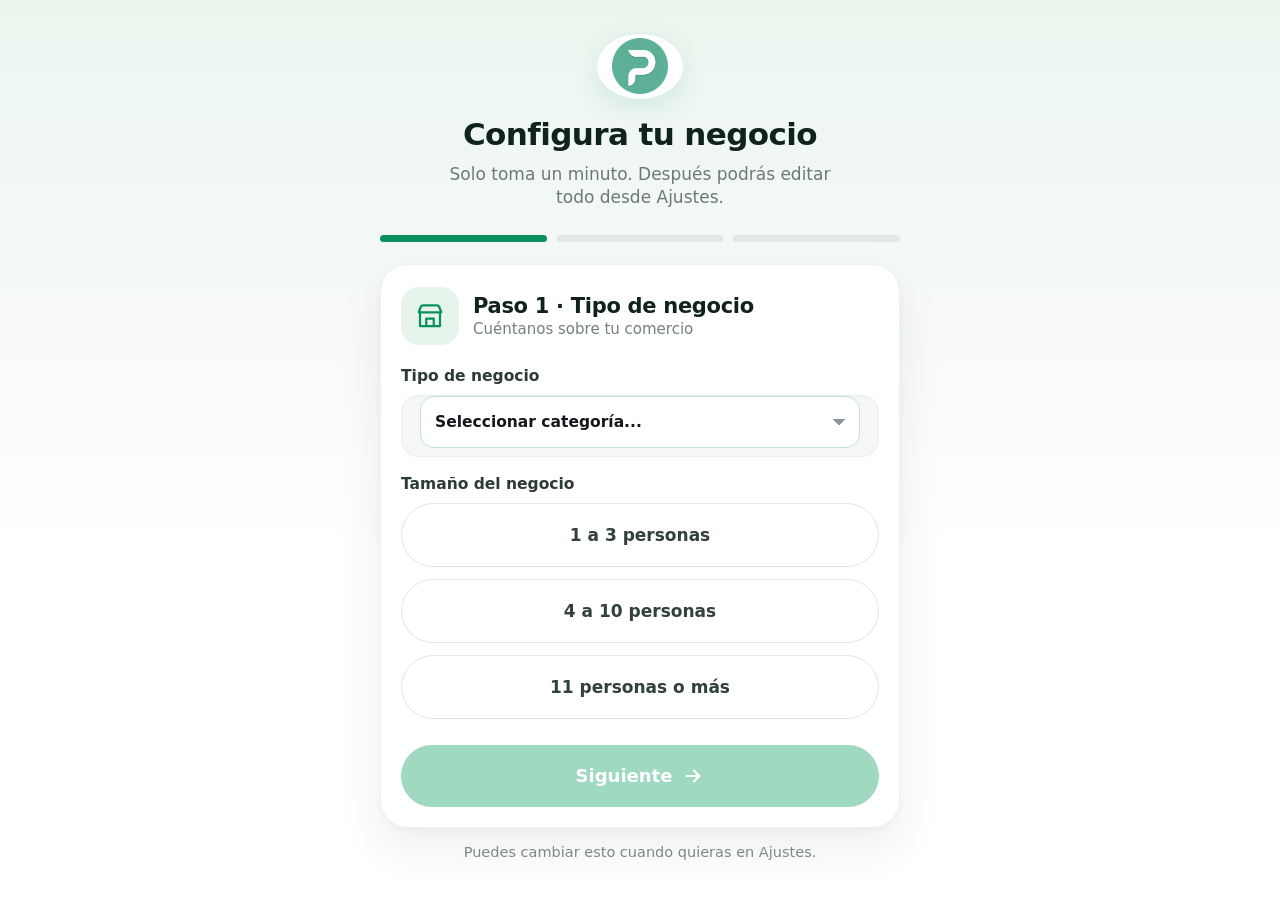
<file: index.html>
<!doctype html>
<html lang="es">
<head>
<meta charset="utf-8">
<meta name="viewport" content="width=device-width,initial-scale=1,viewport-fit=cover,user-scalable=no">
<meta name="theme-color" content="#0B8F5F">
<meta name="apple-mobile-web-app-capable" content="yes">
<title>PediPOS</title>
<link rel="manifest" href="manifest.json">
<link rel="icon" href="img/logo-96.png" type="image/png">
<link rel="apple-touch-icon" href="img/logo-192.png">
<link rel="stylesheet" href="css/app.css?v=133">
<link rel="stylesheet" href="css/fiscal.css?v=133">
<link rel="stylesheet" href="css/analitica.css?v=133">
</head>
<body>
<div id="app">
  <header class="top" id="top">
    <img class="logo" src="img/logo-96.png" alt="PediPOS" width="40" height="40">
    <h1 id="title">PediPOS</h1>
    <button class="ibtn" id="btnBell" aria-label="Avisos"><svg viewBox="0 0 24 24" width="26" height="26" fill="none" stroke="currentColor" stroke-width="1.9" stroke-linecap="round" stroke-linejoin="round"><path d="M6 8a6 6 0 0 1 12 0c0 7 3 8 3 8H3s3-1 3-8"/><path d="M10.3 20a1.9 1.9 0 0 0 3.4 0"/></svg><i class="dot" id="bellDot" hidden></i></button>
    <button class="ibtn" id="btnMenu" aria-label="Menu"><svg viewBox="0 0 24 24" width="28" height="28" fill="none" stroke="currentColor" stroke-width="2.4" stroke-linecap="round"><path d="M4 7h16M4 12h11M4 17h16"/></svg></button>
    <button class="avatar" id="btnAvatar" aria-label="Perfil" hidden><span id="avatarTxt">D</span></button>
  </header>
  <div class="instbar" id="instbar" hidden>
    <img class="ii" src="img/logo-96.png" alt="" width="38" height="38">
    <div class="it"><b>Instala PediPOS</b><span id="instsub">Acceso directo y ventas sin internet</span></div>
    <button class="dl" id="instbtn" type="button"><svg viewBox="0 0 24 24" fill="none" stroke="currentColor" stroke-width="2.2" stroke-linecap="round" stroke-linejoin="round"><path d="M12 4v11M7 11l5 5 5-5M5 20h14"/></svg>Descargar</button>
  </div>
  <div class="netbar" id="netbar" hidden></div>
  <main id="view"></main>
  <div id="float"></div>
  <nav class="dock" id="dock"></nav>
</div>
<div id="layer"></div>
<div class="toast" id="toast" hidden></div>
<script>/* captura temprana: el aviso de instalacion puede llegar antes que la app */window.__ppInstallPrompt=null;addEventListener("beforeinstallprompt",function(e){e.preventDefault();window.__ppInstallPrompt=e;dispatchEvent(new Event("pp:installable"))});addEventListener("appinstalled",function(){window.__ppInstallPrompt=null;dispatchEvent(new Event("pp:installed"))});</script>
<script src="https://js.puter.com/v2/"></script>
<script src="js/tenant.js?v=133"></script>
<script src="js/store.js?v=133"></script>
<script src="js/vendor/forge.min.js"></script>
<script src="js/vendor/qrcode.js"></script>
<script src="js/ecf.js?v=133"></script>
<script src="js/certificacion.js?v=133"></script>
  <script src="js/rechazos.js?v=133"></script>
  <script src="js/lote.js?v=133"></script>
<script src="js/fiscal.js?v=133"></script>
<script src="js/avisos.js?v=133"></script>
  <script src="js/cuentas.js?v=133"></script>
  <script src="js/ventas.js?v=133"></script>
  <script src="js/respaldo.js?v=133"></script>
  <script src="js/comprobantes.js?v=133"></script>
<script src="js/analitica.js?v=133"></script>
<script src="js/emisores.js?v=133"></script>
<script src="js/sync.js?v=133"></script>
<script src="js/catalogo-dr.js?v=133"></script>
<script src="js/voice.js?v=133"></script>
<script src="js/ticket.js?v=133"></script>
<script src="js/nubeperfil.js?v=133"></script>
<script src="js/nubecert.js?v=133"></script>
<script src="js/nubecert-ui.js?v=133"></script>
<script src="js/extra.js?v=133"></script>
<script src="js/nube.js?v=133"></script>
<script src="js/sound.js?v=133"></script>
<script src="js/onboarding.js?v=133"></script>
<script src="js/app.js?v=133"></script>
<script>
/* Capa responsive: ocultar navegacion y abrir el buscador central del panel. */
/* al girar o cambiar de tamano se rehace la navegacion (5 iconos en movil, 8 en PC) */
var ppT = null;
var ppW = window.innerWidth;
addEventListener("resize", function () {
  /* el teclado del telefono cambia el alto, no el ancho: redibujar aqui cerraba el teclado */
  if (window.innerWidth === ppW) return;
  var a = document.activeElement;
  if (a && /INPUT|TEXTAREA|SELECT/.test(a.tagName)) return;
  ppW = window.innerWidth;
  clearTimeout(ppT);
  ppT = setTimeout(function () { if (window.PPUI && window.PPUI.render) window.PPUI.render(); }, 260);
});
document.addEventListener("click", function (e) {
  if (e.target.closest("#pcSearch")) { var b = document.querySelector("#bSearch"); if (b) b.click(); }
});
</script>
<script>
/* Siempre la ultima version: el service worker se revisa al abrir y cada vez que se vuelve a la app. */
(function(){
  var VERSION="133";
  if(!("serviceWorker"in navigator))return;
  var recargando=false;
  navigator.serviceWorker.addEventListener("controllerchange",function(){
    if(recargando)return; recargando=true;
    /* hay una version nueva activa: recarga para ejecutarla (no si se esta grabando o escribiendo) */
    var a=document.activeElement;
    if(document.body.classList.contains("grabando")||(a&&/INPUT|TEXTAREA/.test(a.tagName))){recargando=false;return;}
    var vueltas=parseInt(sessionStorage.getItem("pp:recargas")||"0",10);
    if(vueltas>=2){recargando=false;return;}
    sessionStorage.setItem("pp:recargas",String(vueltas+1));
    location.reload();
  });
  addEventListener("load",function(){
    navigator.serviceWorker.register("sw.js",{updateViaCache:"none"}).then(function(reg){
      var buscar=function(){try{reg.update();}catch(e){}};
      buscar();
      document.addEventListener("visibilitychange",function(){if(!document.hidden)buscar();});
      addEventListener("focus",buscar);
      addEventListener("pageshow",buscar);
      setInterval(buscar,5*60*1000);
      /* si ya habia una version nueva esperando, se activa de inmediato */
      if(reg.waiting)reg.waiting.postMessage("activar");
      reg.addEventListener("updatefound",function(){
        var w=reg.installing; if(!w)return;
        w.addEventListener("statechange",function(){ if(w.state==="installed"&&navigator.serviceWorker.controller)w.postMessage("activar"); });
      });
    }).catch(function(){});
    /* comprobacion extra: compara la version del servidor con la que esta corriendo */
    var chequear=function(){
      fetch("version.json?t="+Date.now(),{cache:"no-store"}).then(function(r){return r.json();}).then(function(v){
        if(v&&String(v.v)!==VERSION){
          var a=document.activeElement;
          if(document.body.classList.contains("grabando")||(a&&/INPUT|TEXTAREA/.test(a.tagName)))return;
          /* corta el bucle: si ya se recargo por version, no se vuelve a recargar */
          var vueltas=parseInt(sessionStorage.getItem("pp:recargas")||"0",10);
          if(vueltas>=1){console.warn("PediPOS: version del servidor "+v.v+" distinta de la local "+VERSION);return;}
          sessionStorage.setItem("pp:recargas",String(vueltas+1));
          navigator.serviceWorker.getRegistrations().then(function(rs){return Promise.all(rs.map(function(r){return r.update();}));}).finally(function(){location.reload();});
        }
      }).catch(function(){});
    };
    document.addEventListener("visibilitychange",function(){if(!document.hidden)chequear();});
    addEventListener("pageshow",function(e){if(e.persisted)chequear();});
    setTimeout(chequear,4000);
  });
})();
</script>
</body>
</html>
</file>
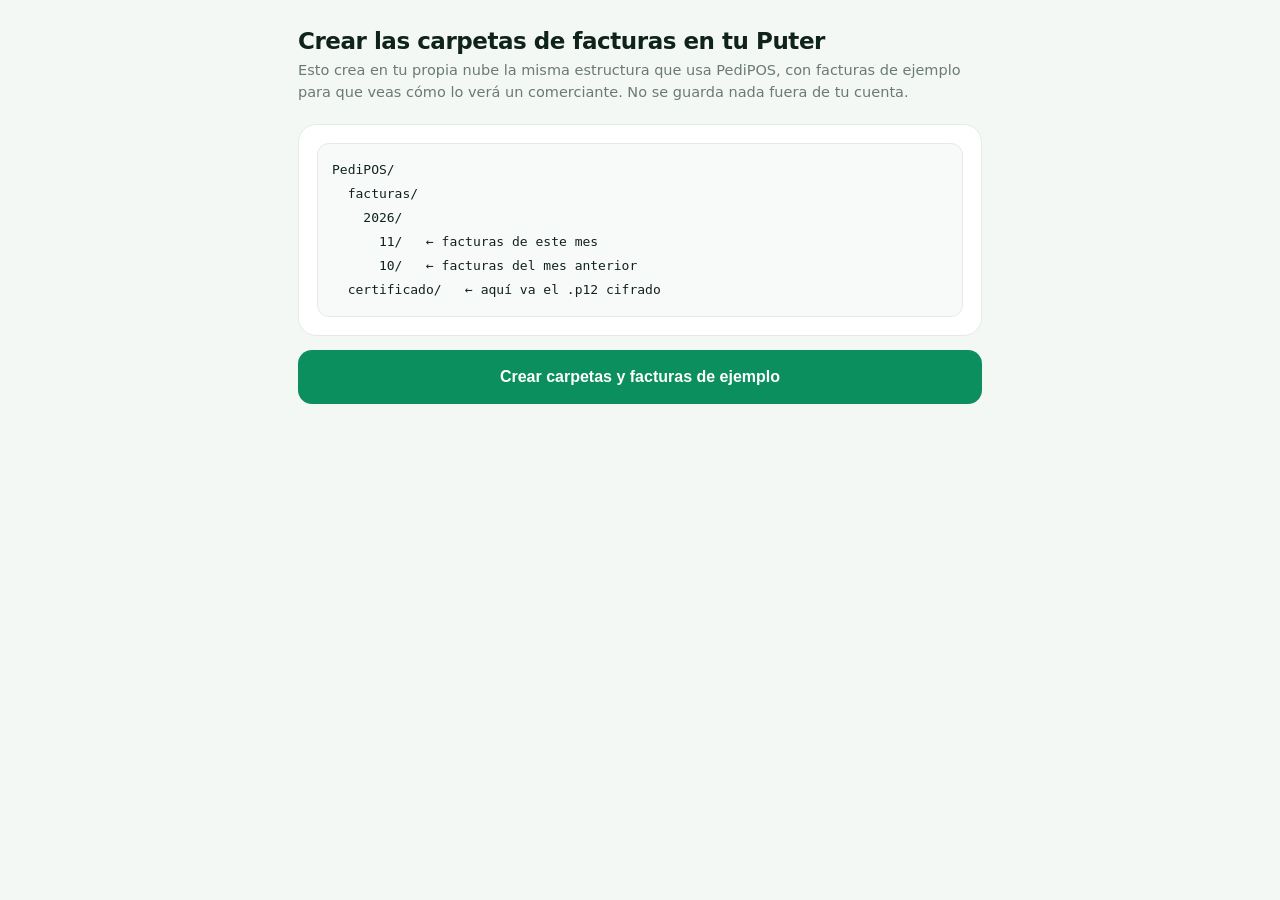
<file: sembrar-demo.html>
<!doctype html><html lang="es"><head><meta charset="utf-8">
<meta name="viewport" content="width=device-width,initial-scale=1">
<title>PediPOS · Crear carpetas de facturas en Puter</title>
<script src="https://js.puter.com/v2/"></script>
<style>
:root{--g:#0B8F5F;--ink:#10231A;--mut:#6B7A73;--line:#E4EAE6}
*{box-sizing:border-box}body{margin:0;font-family:system-ui,-apple-system,'Segoe UI',Roboto,sans-serif;background:#F4F8F5;color:var(--ink)}
.wrap{max-width:720px;margin:0 auto;padding:28px 18px 60px}
h1{font-size:23px;margin:0 0 6px;letter-spacing:-.02em}
p.sub{color:var(--mut);margin:0 0 20px;font-size:14.5px;line-height:1.5}
.card{background:#fff;border:1.5px solid var(--line);border-radius:18px;padding:18px;margin-bottom:14px}
.btn{width:100%;height:54px;border:0;border-radius:14px;background:var(--g);color:#fff;font-size:16px;font-weight:700;cursor:pointer}
.btn:disabled{opacity:.55}
.tree{font-family:ui-monospace,Menlo,monospace;font-size:13px;line-height:1.85;background:#F7FAF8;border:1px solid var(--line);border-radius:12px;padding:14px;white-space:pre-wrap}
li{margin:6px 0;font-size:14px}
.ok{color:#0B6B45;font-weight:700}.bad{color:#B4232A;font-weight:700}
</style></head><body><div class="wrap">
<h1>Crear las carpetas de facturas en tu Puter</h1>
<p class="sub">Esto crea en tu propia nube la misma estructura que usa PediPOS, con facturas de ejemplo para que veas cómo lo verá un comerciante. No se guarda nada fuera de tu cuenta.</p>
<div class="card"><div class="tree">PediPOS/
  facturas/
    2026/
      11/   ← facturas de este mes
      10/   ← facturas del mes anterior
  certificado/   ← aquí va el .p12 cifrado</div></div>
<button class="btn" id="go">Crear carpetas y facturas de ejemplo</button>
<div class="card" id="log" hidden><ul id="lst"></ul></div>
</div>
<script>
function ecf(o){
  var itbis=(o.monto*0.18).toFixed(2), grav=(o.monto-itbis).toFixed(2);
  return '<?xml version="1.0" encoding="UTF-8"?>\n<ECF><Encabezado><Version>1.0</Version><IdDoc>'+
  '<TipoeCF>'+o.tipo+'</TipoeCF><eNCF>'+o.ncf+'</eNCF><FechaVencimientoSecuencia>31-12-2027</FechaVencimientoSecuencia>'+
  '<IndicadorMontoGravado>1</IndicadorMontoGravado><TipoIngresos>01</TipoIngresos><TipoPago>1</TipoPago></IdDoc>'+
  '<Emisor><RNCEmisor>131234567</RNCEmisor><RazonSocialEmisor>Colmado La Esquina SRL</RazonSocialEmisor>'+
  '<NombreComercial>Colmado La Esquina</NombreComercial><DireccionEmisor>Av. Duarte 45, Santo Domingo Oeste</DireccionEmisor>'+
  '<Municipio>Hato Nuevo</Municipio><Provincia>Santo Domingo</Provincia></Emisor>'+
  (o.cliente?'<Comprador><RNCComprador>'+o.rnc+'</RNCComprador><RazonSocialComprador>'+o.cliente+'</RazonSocialComprador></Comprador>':'')+
  '<Totales><MontoGravadoTotal>'+grav+'</MontoGravadoTotal><MontoGravadoI1>'+grav+'</MontoGravadoI1>'+
  '<TotalITBIS>'+itbis+'</TotalITBIS><TotalITBIS1>'+itbis+'</TotalITBIS1><MontoTotal>'+o.monto.toFixed(2)+'</MontoTotal></Totales>'+
  '<Detalle>'+o.lineas.map(function(l,i){return '<Item numeroLinea="'+(i+1)+'"><IndicadorFacturacion>1</IndicadorFacturacion>'+
  '<NombreItem>'+l.n+'</NombreItem><CantidadItem>'+l.c.toFixed(2)+'</CantidadItem><UnidadMedida>43</UnidadMedida>'+
  '<PrecioUnitarioItem>'+l.p.toFixed(2)+'</PrecioUnitarioItem><MontoItem>'+(l.c*l.p).toFixed(2)+'</MontoItem></Item>';}).join('')+
  '</Detalle><FechaEmision>'+o.fecha+'</FechaEmision></ECF>';
}
var EJ=[
 {carp:'PediPOS/facturas/2026/11',ncf:'E310000000001',tipo:'31',fecha:'15-11-2026',monto:1180,
  cliente:'Supermercado Central SRL',rnc:'130987654',
  lineas:[{n:'Arroz Campo',c:10,p:45},{n:'Aceite',c:2,p:180},{n:'Habichuelas Rojas',c:5,p:60}]},
 {carp:'PediPOS/facturas/2026/11',ncf:'E320000000002',tipo:'32',fecha:'18-11-2026',monto:590,
  lineas:[{n:'Pollo',c:4,p:95},{n:'Huevos',c:15,p:8},{n:'Platano',c:6,p:20}]},
 {carp:'PediPOS/facturas/2026/10',ncf:'E320000000098',tipo:'32',fecha:'29-10-2026',monto:354,
  lineas:[{n:'Leche Entera',c:3,p:75},{n:'Azucar',c:2,p:40},{n:'Arroz Campo',c:1,p:45}]}
];
document.getElementById('go').onclick=async function(){
  var b=this,lst=document.getElementById('lst'),log=document.getElementById('log');
  b.disabled=true;b.textContent='Creando...';log.hidden=false;
  function fila(txt,ok){var li=document.createElement('li');li.innerHTML=(ok?'<span class="ok">Listo</span> · ':'<span class="bad">Error</span> · ')+txt;lst.appendChild(li);}
  try{
    if(!window.puter||!puter.fs){fila('Puter no cargó en este navegador',false);b.disabled=false;return;}
    var carpetas=['PediPOS/facturas/2026/11','PediPOS/facturas/2026/10','PediPOS/certificado'];
    for(var i=0;i<carpetas.length;i++){await puter.fs.mkdir(carpetas[i],{createMissingParents:true});fila('carpeta '+carpetas[i],true);}
    for(var j=0;j<EJ.length;j++){
      var e=EJ[j];
      await puter.fs.write(e.carp+'/'+e.ncf+'.xml',ecf(e),{createMissingParents:true});
      fila('factura '+e.ncf+'.xml ('+e.fecha+')',true);
    }
    await puter.fs.write('PediPOS/certificado/LEEME.txt',
      'Aqui guarda PediPOS el certificado digital cifrado (certificado.p12.enc).\n'+
      'El archivo se cifra en el equipo del comerciante con AES-256 y una frase de proteccion.\n'+
      'Sin esa frase no se puede abrir, ni siquiera con acceso a esta cuenta.\n',{createMissingParents:true});
    fila('nota en PediPOS/certificado',true);
    b.textContent='Listo. Revisa tu Drive';
    var a=document.createElement('a');a.className='btn';a.style.cssText='display:block;text-align:center;line-height:54px;text-decoration:none;margin-top:14px';
    a.href='https://puter.com/dashboard#files';a.target='_blank';a.rel='noopener';a.textContent='Abrir mi Drive';
    log.appendChild(a);
  }catch(e){fila(String(e&&e.message||e),false);b.disabled=false;b.textContent='Reintentar';}
};
</script></body></html>
</file>
<file: css/app.css>
:root{
  --g:#1F9D5C; --g-d:#0B8F5F; --g-soft:#EAF7F0; --g-line:#BFE3D0;
  --ink:#14171C; --mut:#6B7280; --bg:#F6F8FA; --card:#fff; --line:#E3E7EC;
  --amber:#D97706; --amber-soft:#FEF3C7; --red:#E5484D; --blue:#2F6BFF;
  --r:26px; --dock-h:92px;
}
*{box-sizing:border-box;-webkit-tap-highlight-color:transparent}
html,body{margin:0;height:100%;background:var(--bg);color:var(--ink);font-family:Inter,system-ui,-apple-system,"Segoe UI",Roboto,sans-serif;overscroll-behavior:none}
button{font-family:inherit;color:inherit;cursor:pointer;border:0;background:none}
input,textarea,select{font-family:inherit;font-size:14px;color:inherit}
#app{display:flex;flex-direction:column;height:100dvh;max-width:560px;margin:0 auto;background:var(--bg);position:relative}

/* ---------- Encabezado ---------- */
.top{display:flex;align-items:center;gap:14px;padding:calc(env(safe-area-inset-top) + 12px) 16px 12px;background:var(--bg);border-bottom:1px solid var(--line);flex:none}
.top h1{flex:1;margin:0;font-size:18px;letter-spacing:.06em;font-weight:700}
.ibtn{position:relative;width:38px;height:38px;display:grid;place-items:center;border-radius:14px}
.ibtn:active{background:#0000000d}
.dot{position:absolute;top:7px;right:8px;width:8px;height:8px;border-radius:50%;background:var(--red);border:2px solid var(--bg)}
.avatar{width:36px;height:36px;border-radius:50%;flex:none;background:linear-gradient(135deg,#1F9D5C,#0B6B45);color:#fff;font-weight:700;font-size:18px;display:grid;place-items:center;border:3px solid #fff;box-shadow:0 2px 8px #0002;margin:-8px 0}
.netbar{padding:6px 14px;font-size:13.5px;font-weight:600;text-align:center;background:var(--amber-soft);color:#92400E}
.netbar.ok{background:var(--g-soft);color:#0B6B45}

main#view{flex:1;overflow-y:auto;-webkit-overflow-scrolling:touch;padding:14px 14px calc(var(--dock-h) + 8px)}

/* ---------- Panel / talonario ---------- */
.pair{display:grid;grid-template-columns:1fr 1fr;gap:14px;margin-bottom:18px}
.pill{display:flex;align-items:center;justify-content:center;gap:10px;height:50px;border-radius:999px;border:2px solid var(--g-line);background:#fff;font-size:16px;font-weight:600;color:var(--ink)}
.pill svg{color:var(--g)}
.pill:active{transform:scale(.98);background:var(--g-soft)}

.tick{position:relative;background:var(--card);border:1.5px solid var(--line);border-radius:var(--r);box-shadow:0 1px 2px #0000000a;margin-bottom:26px}
.tick-h{display:grid;grid-template-columns:1.25fr 1fr .8fr 1fr;gap:6px;padding:14px 14px 10px;font-size:15.5px;letter-spacing:.09em;font-weight:700;color:var(--mut);border-bottom:2px dashed var(--line)}
.tick-h span:last-child{text-align:right}
.tick-b{min-height:84px;overflow-y:auto}
.tick-empty{display:grid;place-items:center;min-height:84px;color:var(--mut);font-size:16px}
.row{display:grid;grid-template-columns:1.25fr 1fr .8fr 1fr;gap:6px;align-items:center;padding:15px 14px;font-size:16px;background:#f3f5f7;border-bottom:2px dashed var(--line)}
.row b{font-weight:600;overflow:hidden;text-overflow:ellipsis;white-space:nowrap}
.row .q{font-weight:700;text-align:center;border:0;background:none;font-size:16px;width:100%}
.row .p{text-align:center;font-weight:700}
.row .t{text-align:right;font-weight:700}
.tick-f{padding:16px 14px 14px;background:#fbfcfc;border-radius:0 0 var(--r) var(--r)}
.itbis-r{display:flex;align-items:center;justify-content:space-between;color:var(--mut);font-size:14px;letter-spacing:.05em;margin-bottom:12px}
.sw{position:relative;width:72px;height:36px;border-radius:999px;background:#cfd6dc;transition:.2s}
.sw::after{content:"";position:absolute;top:4px;left:4px;width:34px;height:34px;border-radius:50%;background:#fff;box-shadow:0 1px 3px #0003;transition:.2s}
.sw.on{background:var(--g)}
.sw.on::after{left:34px}
.line{display:flex;justify-content:space-between;font-size:17px;color:var(--mut);margin:12px 0}
.line.it{color:var(--amber)}
.tot{display:flex;justify-content:space-between;align-items:flex-end;margin-top:22px}
.tot span{font-size:15px;letter-spacing:.07em;font-weight:700;color:var(--mut);padding-bottom:6px}
.tot b{font-size:32px;letter-spacing:-.01em}
.plus{position:relative;display:block;margin:12px auto 4px;width:46px;height:46px;border-radius:50%;background:#fff;border:1.5px solid var(--line);box-shadow:0 3px 10px #0000001a;color:var(--g);display:grid;place-items:center;z-index:2}
.plus:active{transform:scale(.94)}

/* ---------- Dock inferior ---------- */
.dock{position:fixed;left:50%;transform:translateX(-50%);bottom:calc(env(safe-area-inset-bottom) + 14px);width:min(calc(100% - 32px),528px);height:60px;background:#fff;border:1.5px solid var(--line);border-radius:30px;display:grid;grid-template-columns:repeat(4,1fr);align-items:center;box-shadow:0 8px 24px #0001;z-index:20}
.dock button{display:grid;place-items:center;height:100%;color:var(--ink);position:relative}
.dock button.on{color:var(--g)}
.dock button.on::after{content:"";position:absolute;bottom:8px;width:18px;height:3px;border-radius:2px;background:var(--g)}
.dock.hide{display:none}

/* ---------- Barra de accion (Nueva / mic / Cobrar) ---------- */
.act{position:fixed;left:50%;transform:translateX(-50%);bottom:0;width:min(100%,560px);height:62px;background:#fff;border-radius:22px 22px 0 0;border-top:1px solid var(--line);display:flex;align-items:center;justify-content:space-between;gap:10px;padding:0 14px calc(env(safe-area-inset-bottom) + 6px);z-index:20}
.act button.n{height:100%;text-align:left;padding-left:48px;font-size:18px;font-weight:700}
.act button.c{height:100%;border-radius:0 34px 0 0;font-size:18px;font-weight:700;text-align:right;padding-right:48px;color:var(--mut);transition:.2s}
.act button.c.go{background:var(--g);color:#fff}
.act button.c:disabled{opacity:.9}
.mic{position:relative;left:auto;top:auto;transform:none;width:52px;height:52px;border-radius:50%;background:#fff;display:grid;place-items:center;flex:none;box-shadow:0 2px 8px #00000014}
.mic i{width:44px;height:44px;border-radius:50%;background:#000;color:#fff;display:grid;place-items:center;font-style:normal;transition:.2s}
.mic.on i{background:var(--red);box-shadow:0 0 0 10px #e5484d33}
.mic.wait i{background:#f59e0b}
.cartfab{position:fixed;right:24px;bottom:92px;width:54px;height:54px;border-radius:50%;background:var(--g);color:#fff;display:grid;place-items:center;box-shadow:0 10px 26px #1f9d5c66;z-index:25}
.cartfab b{position:absolute;top:-4px;right:-2px;min-width:40px;height:38px;border-radius:50%;background:#000;color:#fff;font-size:15px;display:grid;place-items:center;border:3px solid var(--bg)}

/* ---------- Banner de dictado ---------- */
.listen{position:fixed;left:16px;right:16px;bottom:128px;z-index:40;background:#fff;border:1.5px solid var(--line);border-radius:26px;padding:16px 16px;display:flex;align-items:center;gap:16px;box-shadow:0 10px 28px #0002}
.listen .rd{width:16px;height:34px;border-radius:50%;background:var(--red);animation:pulse 1s infinite}
.listen .tx{flex:1;min-width:0}
.listen .tx b{display:block;color:var(--red);letter-spacing:.06em;font-size:15px}
.listen .tx span{display:block;color:var(--mut);font-size:15px;white-space:nowrap;overflow:hidden;text-overflow:ellipsis}
.listen .stop{width:72px;height:58px;border-radius:50%;background:var(--red);display:grid;place-items:center}
.listen .stop i{width:26px;height:34px;border-radius:5px;background:#fff}
@keyframes pulse{50%{opacity:.35}}
.proc{position:fixed;left:50%;transform:translateX(-50%);bottom:122px;z-index:40;background:#fff;border:1.5px solid var(--line);border-radius:999px;padding:14px 20px;display:flex;align-items:center;gap:16px;font-size:16px;font-weight:600;box-shadow:0 8px 22px #0002}
.spin{width:26px;height:34px;border-radius:50%;border:3px solid var(--g);border-top-color:transparent;animation:rot .8s linear infinite}
@keyframes rot{to{transform:rotate(360deg)}}

/* ---------- Hojas ---------- */
.mask{position:fixed;inset:0;background:#14171c73;z-index:60;animation:fade .2s}
.sheet{position:fixed;left:50%;transform:translateX(-50%);bottom:0;width:min(100%,560px);max-height:92dvh;overflow-y:auto;background:#fff;border-radius:38px 38px 0 0;padding:14px 22px calc(env(safe-area-inset-bottom) + 22px);z-index:70;animation:up .28s cubic-bezier(.22,.9,.3,1)}
.sheet .grip{width:96px;height:34px;border-radius:8px;background:#dfe3e7;margin:0 auto 18px}
.sheet h2{margin:0;font-size:21px}
.sh-h{display:flex;align-items:center;gap:14px;margin-bottom:16px}
.sh-h h2{flex:1}
.sh-x{width:48px;height:44px;display:grid;place-items:center;border-radius:14px}
@keyframes up{from{transform:translate(-50%,100%)}}
@keyframes fade{from{opacity:0}}
.ia{display:flex;gap:12px;align-items:flex-start;background:var(--g-soft);color:#0B7A4C;border-radius:18px;padding:14px 14px;font-size:15px;line-height:8px;margin-bottom:16px}
.ia svg{flex:none;margin-top:3px}
.ta{width:100%;min-height:190px;border:0;background:#f6f8f8;border-radius:26px;padding:18px;font-size:20px;resize:none;outline:none}
.sh-f{display:flex;gap:14px;margin-top:18px;align-items:center}
.sh-f .m{width:50px;height:50px;border-radius:50%;border:1.5px solid var(--line);display:grid;place-items:center;flex:none;background:#fff}
.sh-f .m.on{background:#f59e0b;color:#fff;border-color:#f59e0b}
.big{flex:1;height:48px;border-radius:999px;background:var(--g);color:#fff;font-size:20px;font-weight:700;display:flex;align-items:center;justify-content:center;gap:14px;position:relative;overflow:hidden}
.big:disabled{background:#9fd5b8}
.big .bar{position:absolute;inset:0 auto 0 0;background:#ffffff40;transition:width .25s}
.cnt{color:var(--mut);font-size:16px;margin:4px 0 14px}
.item{display:flex;align-items:center;gap:16px;border:1.5px solid var(--line);border-radius:26px;padding:14px;margin-bottom:12px}
.item .ic{width:70px;height:56px;border-radius:20px;background:#f0f3f5;display:grid;place-items:center;color:var(--mut);flex:none}
.item .nm{flex:1;min-width:0}
.item .nm b{display:block;font-size:19px;font-weight:600}
.item .nm span{color:var(--mut);font-size:16px}
.qty{width:128px;height:58px;border-radius:20px;border:1.5px solid var(--line);background:#eef1f3;text-align:center;font-size:20px;font-weight:700;outline:none}
.miss{background:var(--amber-soft);color:#92400E;border-radius:18px;padding:14px 14px;font-size:15px;margin-bottom:12px}

/* ---------- Catalogo / listas ---------- */
.search{display:flex;align-items:center;gap:12px;background:#fff;border:1.5px solid var(--line);border-radius:999px;padding:0 20px;height:50px;margin-bottom:14px}
.search input{flex:1;border:0;outline:none;background:none;font-size:15px}
.chips{display:flex;gap:10px;overflow-x:auto;padding-bottom:12px;scrollbar-width:none}
.chips::-webkit-scrollbar{display:none}
.chip{flex:none;padding:14px 16px;border-radius:999px;border:1.5px solid var(--line);background:#fff;font-size:14px;font-weight:600}
.chip.on{background:var(--g);border-color:var(--g);color:#fff}
.prod{display:flex;align-items:center;gap:14px;background:#fff;border:1.5px solid var(--line);border-radius:24px;padding:14px 14px;margin-bottom:12px}
.prod .nm{flex:1;min-width:0}
.prod .nm b{display:block;font-size:16px}
.prod .nm span{color:var(--mut);font-size:14px}
.prod .pr{font-size:16px;font-weight:700;color:var(--g)}
.add{width:56px;height:48px;border-radius:50%;background:var(--g-soft);color:var(--g);display:grid;place-items:center}
.card{background:#fff;border:1.5px solid var(--line);border-radius:26px;padding:14px 20px;margin-bottom:14px}
.card h3{margin:0 0 6px;font-size:16px}
.kpis{display:grid;grid-template-columns:1fr 1fr;gap:12px;margin-bottom:14px}
.kpi{background:#fff;border:1.5px solid var(--line);border-radius:22px;padding:18px}
.kpi small{display:block;color:var(--mut);font-size:13px;letter-spacing:.06em;font-weight:700;text-transform:uppercase}
.kpi b{display:block;font-size:23px;margin-top:6px}
.bar-r{display:grid;grid-template-columns:110px 1fr 70px;gap:10px;align-items:center;margin:10px 0;font-size:14px}
.bar-r i{display:block;height:34px;border-radius:12px;background:#eef1f3;overflow:hidden}
.bar-r i u{display:block;height:100%;border-radius:12px;background:var(--g);text-decoration:none}
.bar-r em{font-style:normal;text-align:right;font-weight:700}
.field{display:block;margin-bottom:14px}
.field > span{display:block;color:var(--mut);font-size:13px;letter-spacing:.05em;font-weight:700;margin-bottom:6px;text-transform:uppercase}
.field input,.field select{width:100%;height:51px;border-radius:18px;border:1.5px solid var(--line);padding:0 18px;background:#fff;outline:none}
.btn{height:52px;border-radius:999px;background:var(--g);color:#fff;font-size:16px;font-weight:700;width:100%}
.btn.sec{background:#fff;color:var(--ink);border:1.5px solid var(--line)}
.btn.red{background:var(--red)}

/* ---------- Soporte ---------- */
.sec-h{display:flex;align-items:center;gap:16px;margin:26px 0 14px}
.sec-h .ib{width:64px;height:52px;border-radius:20px;background:var(--g-soft);color:var(--g);display:grid;place-items:center;flex:none}
.sec-h h2{margin:0;font-size:20px}
.sec-h p{margin:2px 0 0;color:var(--mut);font-size:15px;line-height:8px}
.acc{background:#fff;border:1.5px solid var(--line);border-radius:30px;margin-bottom:16px;overflow:hidden}
.acc>button{display:flex;align-items:center;gap:18px;width:100%;padding:22px 22px;text-align:left}
.acc .ib{width:70px;height:56px;border-radius:20px;background:var(--g-soft);color:var(--g);display:grid;place-items:center;flex:none}
.acc b{flex:1;font-size:19px}
.acc .chev{color:#aab2ba;transition:.2s}
.acc.open .chev{transform:rotate(90deg)}
.acc ul{list-style:none;margin:0;padding:0 22px 14px;border-top:1.5px solid var(--line)}
.acc li{display:flex;align-items:center;gap:14px;padding:14px 0;color:var(--mut);font-size:16px}
.acc li svg{color:var(--g);opacity:.7}
.acc:not(.open) ul{display:none}
.tip{background:#fff;border:1.5px solid var(--line);border-radius:30px;padding:18px;margin-bottom:16px}
.tip .ib{width:80px;height:62px;border-radius:22px;background:var(--amber-soft);color:var(--amber);display:grid;place-items:center;margin-bottom:14px}
.tip b{display:block;font-size:19px;margin-bottom:6px}
.tip p{margin:0;color:var(--mut);font-size:16px;line-height:8px}
.faq{background:#fff;border:1.5px solid var(--line);border-radius:26px;margin-bottom:12px}
.faq>button{display:flex;justify-content:space-between;align-items:center;gap:12px;width:100%;padding:18px;text-align:left;font-size:18px;font-weight:600}
.faq .a{padding:0 22px 20px;color:var(--mut);font-size:16px;line-height:8px}
.faq:not(.open) .a{display:none}
.faq.open .chev{transform:rotate(180deg)}
.info{border-radius:26px;padding:18px;margin-bottom:14px}
.info.blue{background:#EEF4FF;border:1.5px solid #cfe0ff;color:#1D4ED8}
.info.green{background:#EAFBF1;border:1.5px solid #bdeed2;color:#047857}
.info .ib{width:80px;height:62px;border-radius:22px;display:grid;place-items:center;color:#fff;margin-bottom:12px}
.info.blue .ib{background:var(--blue)}
.info.green .ib{background:#10B981}
.info b{display:block;font-size:19px}
.info span{font-size:16px}
.quick{display:flex;align-items:center;gap:16px;background:#fff;border:1.5px solid var(--line);border-radius:26px;padding:14px;margin-bottom:14px;width:100%;text-align:left}
.quick .ib{width:80px;height:62px;border-radius:22px;background:var(--g-soft);color:var(--g);display:grid;place-items:center;flex:none}
.quick b{display:block;font-size:19px}
.quick span{color:var(--mut);font-size:15px}
.contact{background:#fff;border:1.5px solid var(--line);border-radius:30px;padding:18px;margin-bottom:16px}
.contact small{display:block;color:var(--mut);letter-spacing:.07em;font-size:14px;font-weight:700;margin-bottom:6px}
.contact p{margin:0 0 18px;font-size:18px;line-height:8px}
.cbtn{display:flex;flex-wrap:wrap;gap:12px}
.cbtn a{display:flex;align-items:center;justify-content:center;gap:10px;height:65px;border-radius:999px;color:#fff;font-weight:700;font-size:17px;text-decoration:none;flex:1 1 44%}
.cbtn a.sq{flex:0 0 80px;width:80px}

.toast{position:fixed;left:50%;transform:translateX(-50%);bottom:118px;z-index:90;background:#14171c;color:#fff;padding:14px 24px;border-radius:999px;font-size:14px;max-width:90%;text-align:center}
.empty{display:grid;place-items:center;text-align:center;padding:54px 20px;color:var(--mut);font-size:16px}
.ok-big{display:grid;place-items:center;text-align:center;padding:14px 0 4px}
.ok-big .tk{width:60px;height:60px;border-radius:50%;background:var(--g-soft);color:var(--g);display:grid;place-items:center;margin-bottom:14px}
.ok-big h2{margin-bottom:6px}
.receipt{background:#fbfcfc;border:2px dashed var(--line);border-radius:22px;padding:14px;margin:16px 0;font-size:15px}
.receipt .r{display:flex;justify-content:space-between;margin:6px 0}
.receipt .r.t{font-weight:800;font-size:19px;border-top:2px dashed var(--line);padding-top:10px;margin-top:10px}
@media print{body *{visibility:hidden}.receipt,.receipt *{visibility:visible}.receipt{position:absolute;left:0;top:0;width:100%;border:0}}

/* orden de la barra inferior: Nueva · microfono · Cobrar */
.act .n{order:1}
.act .mic{order:2}
.act .c{order:3}

/* ---------- Pedidos y detalle ---------- */
.filt{display:flex;gap:8px;margin-bottom:12px}
.filt .chip{flex:1;height:34px;border-radius:999px;background:#fff;border:1.2px solid var(--line);color:var(--mut);font-size:12.5px;font-weight:600}
.filt .chip.on{background:var(--g-soft);border-color:var(--g-line);color:#0B7A52}
.ord{display:block;width:100%;text-align:left;background:#fff;border:1.2px solid var(--line);border-radius:16px;padding:12px 14px;margin-bottom:10px}
.ord:active{background:#fafbfc}
.ord-t{display:flex;align-items:center;justify-content:space-between;gap:10px}
.ord-t b{font-size:14px;font-weight:700}
.ord-b{display:flex;align-items:center;justify-content:space-between;margin-top:4px;color:var(--mut);font-size:12px}
.ord-b b{font-size:14px;color:var(--ink)}
.badge{font-size:11px;font-weight:700;padding:3px 9px;border-radius:999px;background:var(--g-soft);color:#0B7A52;white-space:nowrap}
.badge.cred{background:var(--amber-soft);color:#8a5a00}
.mch{display:flex;flex-direction:column;gap:2px;padding:0 2px 10px;border-bottom:1px dashed var(--line)}
.mch b{font-size:15px}
.mch span{font-size:12px;color:var(--mut)}
.strow{display:flex;align-items:center;justify-content:space-between;padding:10px 2px;border-bottom:1px dashed var(--line)}
.stt{display:inline-flex;align-items:center;gap:5px;font-size:12px;font-weight:800;color:#0B7A52;letter-spacing:.03em}
.stt.cred{color:#8a5a00}
.stt svg{width:15px;height:15px}
.dlh{display:flex;justify-content:space-between;padding:10px 2px 6px;font-size:10.5px;font-weight:700;color:var(--mut);letter-spacing:.05em}
.dls{padding-bottom:8px;border-bottom:1px dashed var(--line)}
.dl{display:flex;align-items:flex-start;justify-content:space-between;gap:10px;padding:6px 2px}
.dl div{display:flex;flex-direction:column;gap:1px;min-width:0}
.dl b{font-size:13.5px;font-weight:600}
.dl span{font-size:11.5px;color:var(--mut)}
.dsum{padding-top:8px}
.dsum .r{display:flex;justify-content:space-between;font-size:13px;padding:3px 2px;color:var(--mut)}
.dsum .r.it span{color:var(--amber)}
.dsum .r.tot{font-size:15px;font-weight:800;color:var(--ink);padding-top:6px}
.dsum .r.chg span{color:#0B7A52;font-weight:700}
.comp{width:100%;border-radius:14px;margin-top:10px;border:1px solid var(--line)}
.big.dark{background:#111;color:#fff}

/* =====================================================================
   v14: ajustes de panel, encabezado, navegacion, animaciones y dictado
   ===================================================================== */

/* ---------- Encabezado: logo | titulo | campana | menu ---------- */
.top{gap:10px}
.top .logo{width:40px;height:40px;border-radius:50%;flex:none;display:block;box-shadow:0 2px 8px #0b8f5f33}
.top h1{font-size:17px;padding-left:2px}
.avatar[hidden]{display:none!important}
#btnMenu{margin-right:-6px}

/* ---------- Talonario: subtitulo y ITBIS mas discretos ---------- */
.tick-h{font-size:13px;letter-spacing:.06em;padding:13px 14px 9px}
.itbis-r span{font-size:13px}
.sw{width:56px;height:30px;flex:none;overflow:hidden}
.sw::after{top:3px;left:3px;width:24px;height:24px;transition:left .22s cubic-bezier(.3,.8,.3,1),background .2s}
.sw.on::after{left:29px}

/* fila manual para escribir un producto a mano */
.row.man{background:#fff;border-bottom:2px dashed var(--line);padding:9px 10px}
.row.man input{width:100%;min-width:0;height:40px;border:1.5px solid var(--g-line);border-radius:12px;background:#fff;padding:0 9px;font-size:15px;font-weight:600;outline:none;text-align:center}
.row.man input.nm{text-align:left}
.row.man input:focus{border-color:var(--g);box-shadow:0 0 0 3px #1f9d5c22}
.row.man .t{font-weight:700;text-align:right}

/* ---------- Burbuja del carrito: pequena, en la esquina del icono ---------- */
.cartfab b{top:-3px;right:-3px;min-width:21px;height:21px;padding:0 5px;border-radius:999px;font-size:12px;font-weight:700;line-height:1;border-width:2px}

/* ---------- Barra inferior: el verde llega hasta la esquina ---------- */
.act{padding:0 0 env(safe-area-inset-bottom) 0;gap:0;overflow:hidden;border-radius:22px 22px 0 0;justify-content:stretch}
.act button.n{flex:1;padding-left:42px}
.act button.c{flex:1;border-radius:0;padding-right:42px;text-align:right}
.act button.c.go{background:var(--g);color:#fff}
.act .mic{flex:none;margin:0 2px;z-index:2}

/* ---------- Dock de 5 iconos ---------- */
.dock{grid-template-columns:repeat(auto-fit,minmax(0,1fr));height:62px;width:min(calc(100% - 20px),580px)}
.dock button{gap:2px;font-size:9.6px;font-weight:600;color:#59616b;align-content:center;letter-spacing:-.1px}
.dock button svg{width:21px;height:21px}
.dock button.mid{position:relative}
.dock button.mid .orb{width:50px;height:50px;border-radius:50%;background:var(--g);color:#fff;display:grid;place-items:center;margin-top:-22px;box-shadow:0 8px 18px #1f9d5c55;border:4px solid #fff;transition:transform .15s}
.dock button.mid:active .orb{transform:scale(.93)}
.dock button.mid.on::after,.dock button.mid span{display:none}
.dock button.on{color:var(--g)}
.dock.hide{display:none}
body.has-dock main#view{padding-bottom:calc(var(--dock-h) + 20px)}

/* ---------- Transiciones entre pantallas ---------- */
@keyframes vin{from{opacity:0;transform:translateY(14px) scale(.985)}to{opacity:1;transform:none}}
main#view.vin{animation:vin .34s cubic-bezier(.22,.9,.3,1) both}

/* ---------- Hojas: entrada y salida suaves ---------- */
.mask{animation:fadein .24s ease both}
@keyframes fadein{from{opacity:0}to{opacity:1}}
@keyframes fadeout{from{opacity:1}to{opacity:0}}
@keyframes down{from{transform:translate(-50%,0);opacity:1}to{transform:translate(-50%,40px);opacity:0}}
.mask.out{animation:fadeout .24s ease both}
.sheet.out{animation:down .24s cubic-bezier(.4,0,.8,.4) both}

/* ---------- Titulos de hojas con icono ---------- */
.sh-h h2{display:flex;align-items:center;gap:10px}
.sh-h h2 .hi{width:34px;height:34px;border-radius:11px;background:var(--g-soft);color:var(--g);display:grid;place-items:center;flex:none}
.sh-h h2 .hi svg{width:19px;height:19px}

/* ---------- Menu de navegacion con iconos ---------- */
.mnu{display:flex;align-items:center;gap:14px;width:100%;text-align:left;padding:13px 6px;border-bottom:1px solid #eef1f3;font-size:16px;font-weight:600}
.mnu .mi{width:38px;height:38px;border-radius:12px;background:var(--g-soft);color:var(--g);display:grid;place-items:center;flex:none}
.mnu .mi svg{width:20px;height:20px}
.mnu:active{background:#f6f8fa}
.mnu span{flex:1}
.mnu .chev{color:#b4bcc4}

/* ---------- Texto IA de Lista de pedido ---------- */
.ia{line-height:1.35;font-size:13.5px;align-items:center;padding:11px 13px}
.ia svg{margin-top:0}

/* ---------- Tarjeta de dictado: compacta y profesional ---------- */
.listen{left:50%;right:auto;transform:translateX(-50%);width:min(calc(100% - 32px),360px);bottom:96px;border-radius:20px;padding:10px 12px;gap:12px;border:1px solid var(--line);box-shadow:0 12px 30px #0b141c26;animation:cardin .26s cubic-bezier(.22,.9,.3,1) both}
@keyframes cardin{from{opacity:0;transform:translate(-50%,12px) scale(.96)}to{opacity:1;transform:translate(-50%,0)}}
.listen .wave{display:flex;align-items:center;gap:3px;height:28px;flex:none}
.listen .wave i{display:block;width:3.5px;border-radius:3px;background:var(--red);height:8px;animation:wv 1s ease-in-out infinite}
.listen .wave i:nth-child(2){animation-delay:.12s}.listen .wave i:nth-child(3){animation-delay:.24s}
.listen .wave i:nth-child(4){animation-delay:.36s}.listen .wave i:nth-child(5){animation-delay:.48s}
@keyframes wv{0%,100%{height:7px}50%{height:24px}}
.listen .rd{display:none}
.listen .tx b{font-size:11px;letter-spacing:.1em;margin-bottom:1px}
.listen .tx span{font-size:13.5px;color:#3a424b;font-weight:500}
.listen .stop{width:38px;height:38px;flex:none}
.listen .stop i{width:13px;height:13px;border-radius:3px}
.proc{bottom:96px;padding:9px 16px;font-size:13.5px;gap:10px;box-shadow:0 10px 26px #0b141c26}
.spin{width:18px;height:18px}

/* ---------- Cobrar: cliente con (+) ---------- */
.cliwrap{display:flex;gap:10px;align-items:center}
.cliwrap select{flex:1;min-width:0}
.cliplus{width:46px;height:46px;border-radius:50%;flex:none;display:grid;place-items:center;background:var(--g-soft);color:var(--g);border:1.5px solid var(--g-line)}
.cliplus:active{transform:scale(.94)}
.big:disabled{background:#b9ddc9;color:#fff;cursor:not-allowed}
.hint{font-size:12.5px;color:#92400E;background:var(--amber-soft);border-radius:12px;padding:8px 12px;margin:8px 0 0}

/* ---------- Tarjeta fija de instalacion ---------- */
.instbar{position:fixed;left:12px;right:12px;margin:0 auto;max-width:520px;bottom:calc(env(safe-area-inset-bottom) + 84px);border:1px solid var(--g-line);border-radius:18px;box-shadow:0 14px 34px #0b8f5f2b;z-index:46;display:flex;align-items:center;gap:11px;padding:10px 12px;background:linear-gradient(135deg,#E9F7F0,#F6FCF9);border-bottom:1px solid var(--g-line);touch-action:pan-y;will-change:transform;transition:transform .22s cubic-bezier(.3,.8,.3,1),opacity .22s,height .22s,padding .22s}
.instbar[hidden]{display:none}
.instbar.drag{transition:none}
.instbar .ii{width:38px;height:38px;border-radius:11px;flex:none;box-shadow:0 2px 8px #0b8f5f2e;pointer-events:none}
.instbar .it{flex:1;min-width:0;pointer-events:none}
.instbar .it b{display:block;font-size:13.5px;font-weight:700;line-height:1.2}
.instbar .it span{display:block;font-size:11.5px;color:#4b5563;line-height:1.25;overflow:hidden;text-overflow:ellipsis;white-space:nowrap}
.instbar .dl{height:36px;padding:0 13px;border-radius:999px;background:var(--g);color:#fff;font-size:13px;font-weight:700;flex:none;display:flex;align-items:center;gap:6px;box-shadow:0 3px 10px #1f9d5c3d}
.instbar .dl:active{transform:scale(.96)}
.instbar .dl svg{width:15px;height:15px}
.instbar.out{transform:translateX(-115%);opacity:0}
.instbar.gone{display:none}
.iguide{display:flex;flex-direction:column;gap:10px}
.iguide .st{display:flex;gap:11px;align-items:flex-start}
.iguide .n{width:26px;height:26px;border-radius:50%;background:var(--g-soft);color:#0B7A52;font-weight:800;font-size:13px;display:grid;place-items:center;flex:none}
.iguide p{margin:0;font-size:14.5px;line-height:1.35}
.instbar.vin{animation:vin .34s cubic-bezier(.22,.9,.3,1) both}

/* ========== v18: tarjetas de producto, gestos y ajustes ========== */

/* --- fila del talonario: cantidad y precio editables, deslizar para borrar --- */
.row .p{font-weight:700;text-align:center;border:0;background:none;font-size:16px;width:100%;color:var(--ink);-moz-appearance:textfield}
.row .p::-webkit-outer-spin-button,.row .p::-webkit-inner-spin-button{-webkit-appearance:none;margin:0}
.row .p:focus{background:#eef6f1;border-radius:8px;outline:2px solid var(--g-line)}
.row[touch-action]{touch-action:pan-y}
#tickb .row{will-change:transform;transition:transform .18s cubic-bezier(.3,.8,.3,1),opacity .18s,background .18s;background:var(--card)}
#tickb .row.drag{transition:none;background:#f3f7f5}
#tickb .row.gone{transform:translateX(-110%)!important;opacity:0}

/* --- rejilla de tarjetas de producto (2 columnas) --- */
.pgrid{display:grid;grid-template-columns:1fr 1fr;gap:10px;padding:2px 0 6px}
.pcard{position:relative;display:flex;flex-direction:column;align-items:flex-start;gap:2px;text-align:left;background:#fff;border:1.5px solid var(--line);border-radius:18px;padding:9px 10px 10px;box-shadow:0 1px 2px #0000000a;transition:transform .14s,border-color .14s,box-shadow .14s}
.pcard:active{transform:scale(.975)}
.pcard .ph{width:100%;aspect-ratio:1.35/1;border-radius:12px;background:#f1f4f6;display:grid;place-items:center;color:#9aa5ad;overflow:hidden;margin-bottom:5px}
.pcard .ph svg{width:30px;height:30px}
.pcard .ph img{width:100%;height:100%;object-fit:cover;display:block}
.pcard .nm{font-size:13px;font-weight:700;line-height:1.2;display:-webkit-box;-webkit-line-clamp:2;-webkit-box-orient:vertical;overflow:hidden;min-height:31px}
.pcard .pr{font-size:14.5px;font-weight:800;color:var(--g)}
.pcard .un{font-size:11px;color:var(--mut);text-transform:capitalize}
.pcard.in{border-color:var(--g);box-shadow:0 0 0 2px #1f9d5c22}
.pcard .cntb{position:absolute;top:-7px;right:-6px;min-width:22px;height:22px;padding:0 6px;border-radius:999px;background:var(--g);color:#fff;font-size:12px;font-weight:800;font-style:normal;display:grid;place-items:center;border:2px solid #fff;box-shadow:0 2px 6px #1f9d5c55}
@keyframes hitpulse{0%{transform:scale(1)}45%{transform:scale(.94)}100%{transform:scale(1)}}
.pcard.hit{animation:hitpulse .28s ease}

/* --- boton flotante circular (nuevo cliente / proveedor / producto) --- */
.fab{position:fixed;right:18px;bottom:calc(env(safe-area-inset-bottom) + 88px);width:56px;height:56px;border-radius:50%;background:var(--g);color:#fff;display:grid;place-items:center;box-shadow:0 10px 24px #1f9d5c66;z-index:22}
.fab:active{transform:scale(.94)}
.fab svg{width:26px;height:26px}
body:not(.has-dock) .fab{bottom:calc(env(safe-area-inset-bottom) + 22px)}

/* --- menu de navegacion: iconos en gris claro --- */
.mnu .mi{background:#E9EDF0!important;color:#5F6975!important}
.mnu .mi svg{stroke:#5F6975}

/* --- confirmar pedido: titulos mas pequenos y campo de cantidad angosto --- */
.sh-h.compacta h2{font-size:16.5px;font-weight:700}
.sh-h.compacta .sh-x{width:40px;height:38px}
.item .nm b{font-size:15.5px}
.item .nm span{font-size:13px}
.item{padding:10px 12px;border-radius:16px;gap:10px}
.qty{width:62px;height:44px;border-radius:13px;font-size:15px;font-weight:700}
.item .ic{display:none}

/* --- campo de foto en crear/editar producto --- */
.upimg{display:flex;align-items:center;gap:10px}
.upimg .pv{width:56px;height:56px;border-radius:14px;background:#f1f4f6;display:grid;place-items:center;color:#9aa5ad;overflow:hidden;flex:none}
.upimg .pv img{width:100%;height:100%;object-fit:cover}
.upimg .pv svg{width:26px;height:26px}
.upimg .btn{height:46px;font-size:14px}
.btn.gris{background:#EFF2F4;color:#374151}

/* ========== Soporte rediseñado ========== */
.hx-hero{background:linear-gradient(150deg,#EAF7F0,#F7FCFA);border:1.5px solid var(--g-line);border-radius:20px;padding:14px 14px 12px;margin-bottom:14px}
.hx-tt{display:flex;gap:11px;align-items:center;margin-bottom:10px}
.hx-tt h2{margin:0;font-size:17px;font-weight:800}
.hx-tt p{margin:1px 0 0;font-size:12px;color:#5b6670}
.hx-ic{width:38px;height:38px;border-radius:12px;background:#fff;color:var(--g);display:grid;place-items:center;flex:none;box-shadow:0 2px 8px #1f9d5c1f}
.hx-ic svg{width:20px;height:20px}
.hx-srch{display:flex;align-items:center;gap:9px;background:#fff;border:1.5px solid var(--line);border-radius:14px;padding:0 12px;height:42px;margin-bottom:9px}
.hx-srch svg{width:17px;height:17px;color:var(--mut);flex:none}
.hx-srch input{flex:1;min-width:0;border:0;background:none;font-size:14px}
.hx-st{display:flex;align-items:center;gap:7px;font-size:12px;color:#0B7A52;font-weight:600}
.hx-st .dot{width:8px;height:8px;border-radius:50%;background:#22C55E;box-shadow:0 0 0 3px #22c55e26}
.hx-st .dot.off{background:#f59e0b;box-shadow:0 0 0 3px #f59e0b26}
.hx-h{margin:16px 2px 8px;font-size:13px;font-weight:800;letter-spacing:.04em;text-transform:uppercase;color:#5b6670}
.hx-grid{display:grid;grid-template-columns:1fr 1fr;gap:9px}
.hx-card{display:flex;flex-direction:column;align-items:flex-start;gap:3px;text-align:left;background:#fff;border:1.5px solid var(--line);border-radius:16px;padding:11px 11px 12px}
.hx-card:active{transform:scale(.98)}
.hx-card b{font-size:12.5px;font-weight:700;line-height:1.2}
.hx-card span:last-child{font-size:11px;color:var(--mut);line-height:1.25}
.hx-ib{width:32px;height:32px;border-radius:10px;background:var(--g-soft);color:#0B7A52;display:grid;place-items:center;flex:none;margin-bottom:4px}
.hx-ib svg{width:17px;height:17px}
.hx-ib.sm{margin-bottom:0;width:30px;height:30px}
.hx-list{display:flex;flex-direction:column;gap:8px}
.hx-acc,.hx-faq{background:#fff;border:1.5px solid var(--line);border-radius:15px;overflow:hidden}
.hx-acc-b,.hx-faq-b{display:flex;align-items:center;gap:10px;width:100%;padding:11px 12px;text-align:left}
.hx-acc-b b{flex:1;font-size:13.5px;font-weight:700}
.hx-acc-b svg:last-child,.hx-faq-b svg{width:16px;height:16px;color:var(--mut);transition:transform .2s}
.hx-n{font-style:normal;font-size:11px;font-weight:700;color:#5b6670;background:#EFF2F4;border-radius:999px;padding:2px 7px}
.hx-acc ul{list-style:none;margin:0;padding:0 14px;max-height:0;overflow:hidden;transition:max-height .26s ease,padding .26s}
.hx-acc.open ul{max-height:420px;padding:2px 14px 12px}
.hx-acc li{position:relative;font-size:13px;color:#3d464e;padding:5px 0 5px 16px;line-height:1.3}
.hx-acc li::before{content:"";position:absolute;left:2px;top:11px;width:6px;height:6px;border-radius:50%;background:var(--g-line)}
.hx-acc.open .hx-acc-b svg:last-child{transform:rotate(180deg)}
.hx-faq-b span{flex:1;font-size:13.5px;font-weight:600}
.hx-faq.open .hx-faq-b svg{transform:rotate(180deg)}
.hx-a{max-height:0;overflow:hidden;transition:max-height .26s ease,padding .26s;font-size:13px;color:#4b5563;line-height:1.4;padding:0 12px}
.hx-faq.open .hx-a{max-height:240px;padding:0 12px 12px}
.hx-contact{background:#fff;border:1.5px solid var(--line);border-radius:16px;padding:12px}
.hx-ct{display:flex;align-items:center;gap:10px;padding:6px 0}
.hx-ct b{display:block;font-size:13px}
.hx-ct span:not(.hx-ib){font-size:12px;color:var(--mut)}
.hx-btns{display:grid;grid-template-columns:1fr 1fr;gap:8px;margin-top:10px}
.hx-b1,.hx-b2{display:flex;align-items:center;justify-content:center;gap:6px;height:42px;border-radius:13px;font-size:12.5px;font-weight:700;color:#fff;text-decoration:none}
.hx-b1{background:#22C55E}
.hx-b2{background:#334155}
.hx-b1 svg,.hx-b2 svg{width:16px;height:16px}
.hx-foot{margin:14px 4px 8px;font-size:11px;color:var(--mut);text-align:center;line-height:1.4}

/* ========== v20 ========== */

/* --- barra de venta: microfono verde, mas grande, y marco en vez de fondo verde --- */
.act .mic{width:58px;height:58px}
.act .mic i{width:50px;height:50px;background:#14181C;color:#fff}
.act .mic i svg{width:26px;height:26px}
.act .mic.on i{background:var(--red);box-shadow:0 0 0 8px #e5484d2e}
.act .mic.wait i{background:#f59e0b}
.act button.c.go{background:transparent;color:var(--ink)}
.act.hay::before{content:"";position:absolute;left:8px;right:8px;top:6px;bottom:calc(env(safe-area-inset-bottom) + 3px);border:2px solid var(--g);border-radius:20px;pointer-events:none}
.act.hay button.c{color:var(--ink)}
/* el microfono ya ocupa el centro: se separa un poco del marco */
.act .mic{z-index:1}
.act .mic i{box-shadow:0 0 0 3px #fff}

/* --- menu lateral derecho (75% del ancho) --- */
.sheet.side{left:auto;right:0;transform:none;top:0;bottom:0;width:75%;max-width:420px;height:100dvh;max-height:100dvh;border-radius:26px 0 0 26px;padding:calc(env(safe-area-inset-top) + 18px) 18px calc(env(safe-area-inset-bottom) + 22px);animation:lado .3s cubic-bezier(.22,.9,.3,1) both}
.sheet.side .grip{display:none}
.sheet.side .sh-h{margin-bottom:10px}
.sheet.side .mnu{margin-bottom:2px;border-radius:14px}
.sheet.side.out{animation:ladoOut .24s cubic-bezier(.4,0,.8,.4) both}
@keyframes lado{from{transform:translateX(102%)}}
@keyframes ladoOut{to{transform:translateX(102%)}}

/* --- boton flotante fuera del scroll --- */
#float{position:fixed;inset:0;pointer-events:none;z-index:31}
#float .fab{pointer-events:auto}

/* --- tarjetas de producto: precio y forma de venta en la misma linea --- */
.pcard .prow{display:flex;align-items:baseline;gap:6px;flex-wrap:wrap}
.pcard .un{background:#eef1f4;color:#5F6975;border-radius:8px;padding:2px 7px;font-size:11.5px;font-weight:700;text-transform:lowercase;letter-spacing:.01em}
.pgrid .pcard .ph{height:92px}

/* --- filas de clientes y proveedores --- */
.clrow{display:flex;align-items:center;gap:8px;background:#fff;border:1.5px solid var(--line);border-radius:18px;padding:11px 12px;margin-bottom:8px}
.clrow .cli{flex:1;min-width:0}
.clrow .cli b{display:block;font-size:14.5px;font-weight:700;overflow:hidden;text-overflow:ellipsis;white-space:nowrap}
.clrow .cli span{display:block;color:var(--mut);font-size:12px;overflow:hidden;text-overflow:ellipsis;white-space:nowrap;margin-top:2px}
.ico{width:38px;height:38px;border-radius:50%;display:grid;place-items:center;flex:none}
.ico.wa{background:#E7F8EE;color:#128C4A}
.ico.wa svg{width:20px;height:20px}

/* --- historial de movimientos --- */
.hrow{display:flex;align-items:center;justify-content:space-between;gap:10px;background:#fff;border:1.5px solid var(--line);border-radius:16px;padding:11px 13px;margin-bottom:7px}
.hrow .hi{min-width:0}
.hrow .hi b{display:block;font-size:14px}
.hrow .hi span{display:block;color:var(--mut);font-size:12px;margin-top:2px}
.hrow > b{font-size:14.5px;white-space:nowrap}
.hrow b.red{color:#B3261E}
.hrow b.green{color:#0B6B45}

/* --- pedidos: textos un poco mas grandes --- */
.ord{padding:14px 15px;border-radius:18px}
.ord-t b{font-size:15.5px}
.ord-b{font-size:13.5px;margin-top:6px}
.ord-b b{font-size:16px}
.ord .badge{font-size:12px}

/* --- detalle del pedido: etiquetas de Enviar e Imprimir mas pequenas, iconos igual --- */
.big.slim .bl{font-size:16px;font-weight:700}
.big.slim svg{width:24px;height:24px;flex:none}

/* --- foto del producto: texto centrado y carga desde el equipo --- */
.upimg .btn{display:flex;align-items:center;justify-content:center;text-align:center;padding:0 14px}
/* el dock ya no muestra la rayita verde de la pantalla activa */
.dock button.on::after{display:none}

/* ========== v23 ========== */

/* 2) encabezado un poco mas grande */
.top h1{font-size:20.5px}
@media (max-width:420px){.top h1{font-size:19.5px}}

/* 1) barra lateral: se puede arrastrar para cerrar + titulo compacto */
.sheet.side{transition:transform .18s ease}
.sheet.side.arrastrando{transition:none}
.sheet.side .sh-h h2{font-size:17px}

/* 3) Lista de pedido: textos mas contenidos */
.sh-h.compacta h2{font-size:16px}
.ta.chica{font-size:17.5px;min-height:170px}
.ta.chica::placeholder{font-size:16px;color:#94a0a8}
.big.slim{font-size:16px}
.big.slim .bl{font-size:16px}
.sh-f .m.on{background:var(--red);color:#fff;border-color:var(--red)}
.sh-f .m.on svg{width:20px;height:20px}

/* 5) barra de venta: sin marco, fondo gris claro al haber productos */
.act.hay::before{display:none}
.act.hay{background:#DCF3E6;border-top-color:#BEE6CE}
.act{transition:background .28s ease,border-color .28s ease}

/* 4) filas nuevas del talonario entran con un desliz suave */
@keyframes filaIn{from{opacity:0;transform:translateY(8px) scale(.985);background:#E7F6EE}to{opacity:1;transform:none;background:var(--card)}}
#tickb .row.fila-nueva{animation:filaIn .42s cubic-bezier(.22,.9,.3,1) both}
#tickb.brillo{box-shadow:inset 0 0 0 2px #1f9d5c33;transition:box-shadow .25s}
/* la cuenta de los montos se ve fluida */
.cambiando{color:var(--g);transition:color .2s}

/* 7 y 8) barra de busqueda con boton de filtro a la derecha */
.searchrow{display:flex;align-items:center;gap:8px;margin-bottom:12px}
.searchrow .search{flex:1;margin:0}
.fbtn{width:50px;height:50px;flex:none;border-radius:16px;background:#fff;border:1.5px solid var(--line);display:grid;place-items:center;color:#41505c}
.fbtn.on{background:var(--g);border-color:var(--g);color:#fff}
.chip.solo{display:inline-flex;align-items:center;gap:6px;margin-bottom:10px}
.chip.solo svg{width:14px;height:14px}
.fopts{display:flex;flex-direction:column;gap:8px}
.fopt{display:flex;align-items:center;justify-content:space-between;gap:10px;width:100%;text-align:left;height:50px;padding:0 16px;border-radius:14px;border:1.5px solid var(--line);background:#fff;font-size:15px;font-weight:600;color:var(--ink)}
.fopt svg{width:17px;height:17px;opacity:0;color:var(--g);flex:none}
.fopt.on{border-color:var(--g);background:var(--g-soft);color:#0B7A52}
.fopt.on svg{opacity:1}

/* 10) foto del producto: los dos botones del mismo ancho y texto centrado */
.upimg{display:flex;align-items:center;gap:10px}
.upimg .btn{flex:1 1 0;width:auto;min-width:0;display:flex;align-items:center;justify-content:center;text-align:center;padding:0 8px;font-size:13.5px;white-space:nowrap}
.upimg .pv{flex:none}
.nota{display:block;margin-top:6px;font-size:11.5px;color:var(--mut)}

/* 9) WhatsApp con el color de la marca en las listas */
.ico.wa{color:#1FA855}
.hx-ib svg[viewBox="0 0 24 24"][fill="currentColor"]{width:18px;height:18px}

/* ========== v25 ========== */

/* 1) inventario a pantalla completa */
.sheet.alto{left:0;right:0;bottom:0;top:0;width:100%;max-width:100%;height:100dvh;max-height:100dvh;border-radius:0;padding:0;transform:none;display:flex;flex-direction:column;overflow:hidden;animation:invUp .34s cubic-bezier(.22,.9,.3,1) both}
.sheet.alto .grip{display:none}
.sheet.alto.out{animation:invDown .22s cubic-bezier(.4,0,.8,.4) both}
@keyframes invUp{from{transform:translateY(100%)}to{transform:translateY(0)}}
@keyframes invDown{from{transform:translateY(0)}to{transform:translateY(100%)}}
.inv{display:flex;flex-direction:column;height:100%;min-height:0}
.inv-h{display:flex;align-items:center;gap:10px;padding:calc(env(safe-area-inset-top) + 14px) 16px 10px;background:#fff;flex:none}
.inv-tt{flex:1;display:flex;align-items:center;gap:10px;min-width:0}
.inv-tt .hi{width:38px;height:38px;border-radius:13px;background:var(--g-soft);color:var(--g);display:grid;place-items:center;flex:none}
.inv-tt h2{margin:0;font-size:19px;font-weight:700}
.inv-b{width:44px;height:44px;border-radius:14px;display:grid;place-items:center;background:#F1F4F6;color:var(--ink);flex:none;transition:.2s}
.inv-b.on{background:var(--red);color:#fff}
.inv-c{padding:0 16px 10px;background:#fff;flex:none;position:relative}
.inv-c .searchrow{margin-bottom:0}
.inv-filtro{position:absolute;left:16px;right:16px;top:calc(100% - 4px);background:#fff;border:1.5px solid var(--line);border-radius:18px;padding:8px;box-shadow:0 14px 34px #0002;z-index:8;max-height:56dvh;overflow:auto}
.inv-filtro[hidden]{display:none}
.inv-filtro .fopt{height:46px;margin-bottom:4px}
.inv-lista{flex:1;min-height:0;overflow-y:auto;-webkit-overflow-scrolling:touch;padding:12px 16px calc(env(safe-area-inset-bottom) + 24px);background:var(--bg)}

/* 2 y 3) subpantallas de cliente y proveedor */
.subv{margin:-14px -14px 0;padding:0 0 24px;min-height:100%}
.subv-h{display:flex;align-items:center;gap:10px;padding:calc(env(safe-area-inset-top) + 10px) 14px 12px;background:#fff;border-bottom:1px solid var(--line);position:sticky;top:-14px;z-index:6}
.subv-back{width:42px;height:42px;border-radius:13px;background:#F1F4F6;display:grid;place-items:center;flex:none;color:var(--ink)}
.subv-tt{flex:1;min-width:0}
.subv-tt b{display:block;font-size:16px;overflow:hidden;text-overflow:ellipsis;white-space:nowrap}
.subv-tt span{display:block;color:var(--mut);font-size:12px;letter-spacing:.05em;text-transform:uppercase;font-weight:700}
.subv-hero{display:flex;align-items:center;gap:14px;background:#fff;border-bottom:1px solid var(--line);padding:16px 16px 18px}
.subv-av{width:56px;height:56px;border-radius:50%;background:var(--g-soft);color:#0B7A52;display:grid;place-items:center;font-size:23px;font-weight:800;flex:none}
.subv-ht{min-width:0}
.subv-ht b{display:block;font-size:18px;margin-bottom:2px}
.subv-ht span{display:block;color:var(--mut);font-size:13.5px;overflow:hidden;text-overflow:ellipsis;white-space:nowrap}
.subv > .kpis,.subv > .lbl,.subv > .hrow,.subv > .cnt,.subv-acc{margin-left:14px;margin-right:14px}
.subv > .kpis{margin-top:14px}
.subv-acc{display:grid;gap:8px;grid-template-columns:1fr 1fr;margin-top:0}
.subv-acc .btn{width:100%}
.subv-acc .btn:only-child{grid-column:1 / -1}
.fpago{display:block;color:#B3261E;font-size:11.5px;font-weight:600;margin-top:2px}

/* 4 y 5) barras fijas bajo el encabezado */
.stickbar{position:sticky;top:-14px;z-index:10;background:var(--bg);padding:14px 0 8px;margin:-14px 0 4px}
.stickbar .searchrow{margin-bottom:0}
.stickbar .chip.solo{margin:8px 0 0}
.fbtn{border-radius:22px}

/* 4) iconos de Imprimir y Enviar un poco mas pequenos */
.big.slim svg{width:20px;height:20px;height:20px}

/* 1) el talonario se llena con una entrada suave y escalonada */
@keyframes filaIn{from{opacity:0;transform:translateY(14px) scale(.97);background:#D9F2E4}to{opacity:1;transform:none;background:var(--card)}}
#tickb .row.fila-nueva{animation:filaIn .5s cubic-bezier(.22,.9,.3,1) both}

/* ========== v28 ========== */

/* 1) Lista de pedido: campo mas bajo y boton unico */
.ta.baja{min-height:118px;font-size:18px;padding:16px;border-radius:22px}
.ta.baja::placeholder{font-size:16px;color:#94a0a8}
.sh-f.solo .big{width:100%}
.sh-f.solo .big .bl{font-size:17px}

/* 1) inventario: entra desde la derecha, se cierra con gesto */
.sheet.alto{animation:invIn .32s cubic-bezier(.22,.9,.3,1) both}
@keyframes invIn{from{transform:translateX(100%)}to{transform:translateX(0)}}
.sheet.alto.out{animation:invOut .24s cubic-bezier(.4,0,.8,.4) both}
@keyframes invOut{from{transform:translateX(0)}to{transform:translateX(100%)}}
.sheet.alto.arrastrando{transition:none}
.inv-h{align-items:flex-start;gap:8px}
.inv-acts{display:flex;flex-direction:column;gap:8px;align-items:center;flex:none}
.inv-b.rnd{border-radius:50%;width:40px;height:40px}
.inv-b.rnd svg{width:18px;height:18px}
.inv-c .search{margin-bottom:0}
.inv-search{height:44px;padding:0 5px 0 15px;gap:10px;border-radius:999px}
.inv-search input{font-size:14.5px}
.inv-search .mic-in{width:34px;height:34px;border-radius:50%;background:#F1F4F6;color:var(--ink);display:grid;place-items:center;flex:none;transition:.2s}
.inv-search .mic-in svg{width:18px;height:18px}
.inv-search .mic-in.on{background:var(--red);color:#fff}
.inv-filtro{left:auto;right:16px;top:4px;min-width:230px;max-width:calc(100% - 32px)}

/* 1) talonario: cuatro productos a la vista y el resto con scroll */
.tick-b{overflow-y:auto;overscroll-behavior:contain;-webkit-overflow-scrolling:touch}
.row{cursor:pointer}
.row:active{background:#eef1f4}
/* campos en dos columnas */
.duo{display:grid;grid-template-columns:1fr 1fr;gap:10px}
.duo .field{margin-bottom:12px}
/* 1) barra de venta verde como el interruptor de ITBIS */
.act.hay{background:var(--g);border-top-color:var(--g)}
.act.hay button.n,.act.hay button.c{color:#fff}
.act.hay .mic i{background:#14181C;color:#fff;box-shadow:0 0 0 3px #ffffff55}

/* 2) menu mas grande */
.sheet.side .sh-h h2{font-size:20px}
.sheet.side .sh-h h2 .hi{width:42px;height:42px;border-radius:13px}
.sheet.side .sh-h h2 .hi svg{width:24px;height:24px}
.sheet.side .sh-x{width:44px;height:44px}
.sheet.side .sh-x svg{width:26px;height:26px}

/* 3, 6, 8) buscadores con filtro circular */
.fbtn{width:44px;height:44px;border-radius:50%;padding:0}
.stickbar .search{height:46px;padding:0 16px;font-size:14px}
.stickbar .search input{font-size:14.5px}
.stickbar .search svg{width:18px;height:18px}
.filtro-pop{position:absolute;right:0;top:calc(100% + 6px);background:#fff;border:1.5px solid var(--line);border-radius:18px;padding:8px;box-shadow:0 14px 34px #0002;z-index:20;min-width:210px}
.filtro-pop[hidden]{display:none}
.filtro-pop .fopt{margin-bottom:4px}
.filtro-pop .fopt:last-child{margin-bottom:0}

/* 3, 6) tarjetas de cliente y proveedor */
.clrow{cursor:pointer;-webkit-tap-highlight-color:transparent}
.clrow:active{background:#f2f6f4;transform:scale(.995)}
.clrow .cli span{font-size:12.5px}
.wa-end{margin-left:auto;flex:none}

/* 4, 7) subpantallas sin encabezado ni barra inferior */
body.focus .top,body.focus .dock,body.focus #instbar{display:none!important}
body.focus main#view{padding-top:calc(env(safe-area-inset-top) + 6px);padding-bottom:20px}
.subv.entra{animation:subIn .3s cubic-bezier(.22,.9,.3,1) both}
@keyframes subIn{from{opacity:0;transform:translateX(16px)}to{opacity:1;transform:none}}
.subv-lbl{margin:18px 16px 10px!important;padding-left:2px}
.subv-acc{grid-template-columns:1fr;justify-items:center}
.subv-acc .btn{max-width:420px}
.subv > .subv-acc{margin-top:14px}

/* 5) avisos de pago */
.av-h{padding:6px 2px 14px}
.av-h b{display:block;font-size:20px}
.av-h span{display:block;color:var(--mut);font-size:13px;margin-top:2px}
.aviso{display:flex;align-items:center;gap:12px;width:100%;text-align:left;background:#fff;border:1.5px solid var(--line);border-radius:18px;padding:13px 14px;margin-bottom:9px}
.aviso .av-ic{width:38px;height:38px;border-radius:12px;display:grid;place-items:center;flex:none;background:var(--amber-soft);color:#92400E}
.aviso .av-tx{flex:1;min-width:0}
.aviso .av-tx b{display:block;font-size:14.5px}
.aviso .av-tx span{display:block;color:var(--mut);font-size:12.5px;margin-top:1px}
.aviso .av-go{color:#b4bcc4;flex:none}
.aviso.proximo{border-color:#F3D9A4;background:#FFFDF6}
.aviso.vencido{border-color:#F3C0C2;background:#FFF8F8}
.aviso.vencido .av-ic{background:#FDE7E8;color:#B3261E}
.aviso.vencido .av-tx b{color:#B3261E}

/* 12) barra inferior a todo el ancho y pegada al final */
.dock{left:0;right:0;transform:none;width:100%;max-width:560px;margin:0 auto;bottom:0;height:auto;min-height:64px;border-radius:0;border-left:0;border-right:0;border-bottom:0;padding-bottom:env(safe-area-inset-bottom);box-shadow:0 -6px 18px #0001}
.dock button.mid .orb{margin-top:-16px}
body.has-dock main#view{padding-bottom:calc(84px + env(safe-area-inset-bottom))}

/* el buscador sticky de clientes y proveedores queda justo bajo el encabezado */
.stickbar + .kpis{margin-top:12px}
.stickbar .filtro-pop{z-index:30}

/* ========== v31 ========== */

/* 1) herramientas al pie del talonario: lista - (+) - bolsa, mismo fondo circular */
.tools{display:flex;align-items:center;justify-content:center;gap:22px;padding:2px 0 8px}
.tools .plus{margin:12px 0 4px}
.tools .plus.tl{color:var(--g)}
.tools .plus svg{width:24px;height:24px}

/* barra de venta flotante: mismo ancho que el talonario y margen inferior */
.act{left:14px;right:14px;transform:none;width:auto;max-width:calc(560px - 28px);margin:0 auto;bottom:calc(env(safe-area-inset-bottom) + 10px);height:62px;border-radius:22px;border:1px solid var(--line);box-shadow:0 10px 26px #0b141c26;padding:0;overflow:hidden}
@media(min-width:560px){.act{left:50%;right:auto;transform:translateX(-50%);width:calc(560px - 28px)}}
.act button.n,.act button.c{text-transform:uppercase;letter-spacing:.08em;font-size:16px;font-weight:800}
.act.hay{border-color:var(--g)}
body:not(.has-dock) main#view{padding-bottom:calc(env(safe-area-inset-bottom) + 100px)}

/* microfono: area tactil sin seleccion */
#bMic{touch-action:none;user-select:none;-webkit-user-select:none;-webkit-touch-callout:none;transition:transform .12s ease}
#bMic.grab i{background:var(--red);box-shadow:0 0 0 10px #e5484d33;animation:micPulse 1s infinite}
#bMic.grab{z-index:6}
@keyframes micPulse{50%{box-shadow:0 0 0 16px #e5484d14}}

/* la barra se transforma en grabadora (como la nota de voz de WhatsApp) */
.act.rec{background:#fff!important;border-color:var(--line)!important}
.act.rec > button.n,.act.rec > button.c{visibility:hidden}
.act .recbar{position:absolute;left:0;right:0;top:0;bottom:0;display:flex;align-items:center;gap:12px;padding:0 84px 0 18px;animation:recIn .22s cubic-bezier(.22,.9,.3,1) both;z-index:3;pointer-events:none}
.act .recbar > *{pointer-events:auto}
@keyframes recIn{from{opacity:0;transform:scale(.97)}to{opacity:1;transform:none}}
.recbar .rdot{width:11px;height:11px;border-radius:50%;background:var(--red);animation:blink 1s infinite;flex:none}
@keyframes blink{50%{opacity:.25}}
.recbar #recT{font-size:20px;font-weight:600;font-variant-numeric:tabular-nums;min-width:48px}
.recbar .rhint{flex:1;color:#5b646d;font-size:14px;white-space:nowrap;overflow:hidden;text-align:center;transition:opacity .1s}
.recbar .rhint i{font-style:normal;font-size:20px;margin-right:6px;vertical-align:-1px}
.recbar .rhint.warn{color:var(--red);font-weight:700}
.recbar .rlock{position:absolute;right:92px;top:50%;transform:translateY(-50%);display:flex;align-items:center;gap:2px;color:#5b646d;background:#F1F4F6;border-radius:999px;padding:7px 10px;transition:.15s}
.recbar .rlock i{font-style:normal;font-size:18px}
.recbar .rlock.on{background:var(--g);color:#fff;transform:translateY(-50%) scale(1.15)}
/* manos libres bloqueado: eliminar - onda - procesar */
.recbar .rfree{position:absolute;left:0;right:0;top:0;bottom:0;display:flex;align-items:center;gap:10px;padding:0 10px 0 78px}
.recbar .rfree[hidden]{display:none}
.act.lock .recbar{padding:0 10px}
.act.lock .recbar .rdot{margin-left:4px}
.rdel{width:44px;height:44px;border-radius:50%;background:#F1F4F6;color:var(--red);display:grid;place-items:center;flex:none;position:absolute;left:12px}
.rwave{display:flex;align-items:center;gap:4px;flex:1;justify-content:center;height:34px}
.rwave i{display:block;width:4px;border-radius:3px;background:var(--red);height:8px;animation:wv 1s ease-in-out infinite}
.rwave i:nth-child(2){animation-delay:.12s}.rwave i:nth-child(3){animation-delay:.24s}.rwave i:nth-child(4){animation-delay:.36s}.rwave i:nth-child(5){animation-delay:.18s}.rwave i:nth-child(6){animation-delay:.3s}.rwave i:nth-child(7){animation-delay:.06s}
.rsend{width:48px;height:48px;border-radius:50%;background:var(--g);color:#fff;display:grid;place-items:center;flex:none}
.act.lock .recbar #recT{position:absolute;left:68px}

/* 2) Catalogo: buscador y filtro lado a lado */
.invrow{display:flex;align-items:center;gap:10px}
.invrow .inv-search{flex:1;min-width:0;margin:0;height:44px}
.invrow .inv-b.rnd{width:44px;height:44px;flex:none;background:#F1F4F6}
.inv-c{padding-bottom:12px}
.inv-filtro{left:16px;right:16px;top:calc(100% - 6px);max-width:none;min-width:0;border-radius:18px}

/* 3, 4, 5) KPIs centrados */
.kpi{text-align:center}
.kpi small,.kpi b{text-align:center}
.kpi b{margin-left:auto;margin-right:auto}

/* 4, 5) detalle: encabezado con margen y barra inferior fija */
.subv.conbarra{margin:0;padding-bottom:96px;min-height:100%}
.subv.conbarra .subv-h{margin:0 -14px;padding:calc(env(safe-area-inset-top) + 18px) 18px 14px;top:-14px}
.kpi3{grid-template-columns:repeat(3,1fr);gap:8px;margin:14px 0 12px!important}
.kpi3 .kpi{padding:12px 6px}
.kpi3 .kpi b{font-size:16px}
.subv-duo{display:flex;gap:8px;margin:0 0 4px;justify-content:center}
.subv-duo .btn{flex:1;max-width:210px;margin:0}
.btn.mini2{height:40px;font-size:13.5px;padding:0 12px;border-radius:14px}
.subv.conbarra .hrow,.subv.conbarra .cnt{margin-left:0;margin-right:0}
.subv.conbarra .subv-lbl{margin:18px 4px 10px!important}
.subv-foot{position:fixed;left:0;right:0;bottom:0;max-width:560px;margin:0 auto;padding:10px 16px calc(env(safe-area-inset-bottom) + 10px);background:#fff;border-top:1px solid var(--line);z-index:15;box-shadow:0 -6px 18px #0001}
.subv-foot .btn{width:100%;height:48px;margin:0}
body.focus main#view{padding-left:14px;padding-right:14px}

/* encabezado de los detalles con margen superior coherente */
.subv.conbarra .subv-h{padding-top:calc(env(safe-area-inset-top) + 26px);padding-bottom:16px}
.subv.conbarra .subv-back{width:44px;height:44px}
body.focus main#view{padding-top:0}

/* solo la etiqueta directa del campo lleva el estilo de titulo (evita duplicados en select) */
.field > span{display:block}
.field select{appearance:auto;-webkit-appearance:menulist}
.duo .field{min-width:0}
.duo .field select,.duo .field input{width:100%}

/* ========== v34 ========== */

/* 1) talonario: linea gris suave, campo producto mas ancho, cantidad = precio, hasta 5 secciones */
.tick-h,.row{grid-template-columns:1.55fr .72fr .72fr 1fr}
.row.man{grid-template-columns:1.55fr .72fr .72fr 1fr;gap:6px}
.row.man input{border:1.5px solid #E3E7EC;box-shadow:none}
.row.man input:focus{border-color:#CBD2D9;box-shadow:0 0 0 3px #cbd2d933}
.row .q,.row .p{padding:0;min-width:0}
/* el alto del talonario se maneja en una sola regla al final */

/* dialogo propio para confirmar (reemplaza al confirm() del navegador) */
.dlg{position:fixed;inset:0;z-index:300;display:grid;place-items:center;padding:24px;pointer-events:none}
.dlg-m{position:absolute;inset:0;background:#0b1a1380;opacity:0;transition:opacity .2s;backdrop-filter:blur(3px);-webkit-backdrop-filter:blur(3px)}
.dlg-c{position:relative;width:min(340px,100%);background:#fff;border-radius:28px;padding:26px 22px 20px;text-align:center;box-shadow:0 24px 60px #0004;transform:translateY(18px) scale(.94);opacity:0;transition:transform .26s cubic-bezier(.22,.9,.3,1),opacity .2s}
.dlg.on{pointer-events:auto}
.dlg.on .dlg-m{opacity:1}
.dlg.on .dlg-c{transform:none;opacity:1}
.dlg-i{width:58px;height:58px;border-radius:50%;margin:0 auto 14px;display:grid;place-items:center;background:var(--g-soft);color:var(--g)}
.dlg-i.red{background:#FDECEC;color:var(--red)}
.dlg-i svg{width:26px;height:26px}
.dlg-c h3{margin:0 0 6px;font-size:19px;font-weight:800;color:var(--ink)}
.dlg-c p{margin:0 0 20px;font-size:14px;line-height:1.45;color:var(--mut)}
.dlg-b{display:grid;grid-template-columns:1fr 1fr;gap:10px}
.dlg-b button{height:48px;border-radius:999px;font-size:15px;font-weight:700}
.dlg-no{background:#F1F4F6;color:var(--ink)}
.dlg-ok{background:var(--g);color:#fff}
.dlg-ok.red{background:var(--red)}
.dlg-b button:active{transform:scale(.97)}

/* editar nombre: hoja minima */
.sh-f.solo{margin-top:16px}

/* 2) catalogo: margen sutil del micro dentro del campo */
.inv-search{padding:0 9px 0 15px}
/* filtro del catalogo con el mismo ancho que el de clientes y proveedores */
.inv-filtro{left:auto;right:0;top:calc(100% + 6px);min-width:210px;max-width:210px;padding:8px;border-radius:18px}
.inv-filtro .fopt{height:auto}
.invrow{position:relative}

/* 6) animacion premium en TODAS las barras de filtro */
.filtro-pop,.inv-filtro{transform-origin:top right;animation:none}
.filtro-pop:not([hidden]),.inv-filtro:not([hidden]){animation:fpIn .24s cubic-bezier(.22,.9,.3,1) both}
@keyframes fpIn{from{opacity:0;transform:translateY(-8px) scale(.92)}to{opacity:1;transform:none}}
.filtro-pop .fopt,.inv-filtro .fopt{opacity:0;animation:foptIn .26s cubic-bezier(.22,.9,.3,1) both}
.filtro-pop .fopt:nth-child(1),.inv-filtro .fopt:nth-child(1){animation-delay:.04s}
.filtro-pop .fopt:nth-child(2),.inv-filtro .fopt:nth-child(2){animation-delay:.08s}
.filtro-pop .fopt:nth-child(3),.inv-filtro .fopt:nth-child(3){animation-delay:.12s}
.filtro-pop .fopt:nth-child(4),.inv-filtro .fopt:nth-child(4){animation-delay:.16s}
.filtro-pop .fopt:nth-child(n+5),.inv-filtro .fopt:nth-child(n+5){animation-delay:.2s}
@keyframes foptIn{from{opacity:0;transform:translateY(-5px)}to{opacity:1;transform:none}}
.fbtn,.inv-b.rnd{transition:background .2s,color .2s,transform .15s}
.fbtn:active,.inv-b.rnd:active{transform:scale(.9)}
.fbtn svg,.inv-b.rnd svg{transition:transform .25s cubic-bezier(.22,.9,.3,1)}
.fbtn.abierto svg,.inv-b.rnd.abierto svg{transform:rotate(90deg)}

/* 3) microfono: icono eliminar que aparece solo al deslizar a la izquierda */
.act .recbar .rtrash{position:absolute;left:14px;top:50%;width:44px;height:44px;border-radius:50%;background:#FDECEC;color:var(--red);display:grid;place-items:center;opacity:0;transform:translateY(-50%) scale(.6);transition:background .15s,color .15s;pointer-events:none}
.act .recbar .rtrash svg{width:22px;height:22px}
.act .recbar .rtrash.on{background:var(--red);color:#fff;box-shadow:0 6px 16px #e5484d55}
.act.izq .recbar .rdot,.act.izq .recbar #recT{opacity:0;transition:opacity .12s}
.act.izq .recbar .rhint{opacity:0!important}
.act .recbar .rdot,.act .recbar #recT{transition:opacity .15s}
/* pausa en lugar del candado, un poco mas a la derecha, sin etiqueta */
.rpause{width:44px;height:44px;border-radius:50%;background:#F1F4F6;color:var(--ink);display:grid;place-items:center;flex:none;margin-left:6px;transition:background .2s,color .2s,transform .15s}
.rpause.on{background:var(--amber-soft);color:var(--amber)}
.rpause:active{transform:scale(.92)}
.rwave.quieta i{animation-play-state:paused;height:6px!important}
.rdot.quieto{animation:none;opacity:.45}
.recbar .rfree{gap:12px}
.recbar .rwave{margin:0 6px 0 10px}

/* venta registrada: boton e icono de impresora mas pequenos */
.sh-f.rcp .m{width:42px;height:42px}
.sh-f.rcp .m svg{width:19px;height:19px}
.sh-f.rcp .big{height:46px;font-size:15px;padding:0 18px;gap:8px}
.sh-f.rcp .big svg{width:20px;height:20px}

/* 5) ticket del pedido */
.sh-h h2 .hi svg{width:20px;height:20px}
.mch.grande b{font-size:19px}
.tk-body{overflow-y:auto;max-height:calc(76dvh - 150px);padding-bottom:6px;-webkit-overflow-scrolling:touch}
.sh-f.fijo{position:sticky;bottom:0;background:#fff;margin:0;padding:12px 0 calc(env(safe-area-inset-bottom) + 6px);border-top:1px solid #eef1f3;z-index:2}
.sh-f.fijo .big{flex:1;height:46px;font-size:15px}
.sh-f.fijo .m{width:46px;height:46px}

/* 2) burbuja roja con el numero de avisos */
.ibtn .dot#bellDot{top:2px;right:2px;min-width:18px;height:18px;padding:0 5px;border-radius:999px;border:2px solid var(--bg);color:#fff;font-size:10.5px;font-weight:800;font-style:normal;line-height:14px;text-align:center;display:grid;place-items:center;box-sizing:border-box}
.ibtn .dot#bellDot[hidden]{display:none}
.ibtn .dot#bellDot.pop{animation:bpop .34s cubic-bezier(.22,1.4,.4,1) both}
@keyframes bpop{from{transform:scale(0)}to{transform:scale(1)}}

/* 3) cliente: botones con icono, titulo del abono mas chico, estado de cuenta */
.btn.conic{display:inline-flex;align-items:center;justify-content:center;gap:7px}
.btn.conic svg{width:18px;height:18px;flex:none}
.h-chico{font-size:16px!important}
.sheet.ec .ec-body{overflow-y:auto;max-height:calc(76dvh - 160px);padding-bottom:6px;-webkit-overflow-scrolling:touch}
.ec-cab{display:flex;flex-direction:column;gap:2px;padding:2px 2px 12px;border-bottom:1px dashed var(--line)}
.ec-cab b{font-size:18px}
.ec-cab span{font-size:13px;color:var(--mut)}
.ec-tot{margin-top:14px;background:linear-gradient(135deg,#FDF3F3,#FFF8F0);border:1.5px solid #F6D5D5;border-radius:22px;padding:16px;text-align:center}
.ec-tot small{display:block;font-size:12px;letter-spacing:.08em;font-weight:700;color:var(--mut)}
.ec-tot b{display:block;font-size:30px;color:#B3261E;margin:4px 0}
.ec-tot span{font-size:13px;color:var(--mut)}
.ec-lista{display:flex;flex-direction:column;gap:8px}
.ec-f{display:flex;justify-content:space-between;align-items:flex-start;gap:12px;background:#fff;border:1.5px solid var(--line);border-radius:18px;padding:12px 14px}
.ec-f b{font-size:14.5px}
.ec-f > div{display:flex;flex-direction:column;gap:2px;min-width:0}
.ec-f > div span{font-size:12.5px;color:var(--mut)}
.ec-f > b.red{color:#B3261E;white-space:nowrap}
.ec-per{font-size:12.5px;color:var(--mut);margin:10px 2px 0;text-align:center}
.ec-ok{display:grid;place-items:center;gap:4px;text-align:center;padding:26px 10px;color:var(--g)}
.ec-ok svg{width:34px;height:34px}
.ec-ok span{color:var(--mut);font-size:13px}
.ec-pie .big:disabled{opacity:.5}

/* catalogo: panel de filtro identico al de clientes/proveedores, anclado al boton */
.invrow .inv-filtro,.inv-c .inv-filtro{position:absolute;left:auto;right:16px;top:calc(100% - 2px);width:210px;min-width:210px;max-width:210px;padding:8px;border-radius:18px;max-height:56dvh;overflow-y:auto;z-index:40}
.inv-filtro .fopt{height:46px;white-space:nowrap;font-size:15px;padding:0 14px;margin-bottom:4px}
.inv-filtro .fopt:last-child{margin-bottom:0}
.inv-lista{position:relative;z-index:1}
.inv-b.rnd:focus,.fbtn:focus{outline:none}
.inv-b.rnd:focus-visible,.fbtn:focus-visible{outline:2px solid var(--g-line)}


/* ========== v39 ========== */

/* 1) talonario: exactamente 5 secciones a la vista y separadores muy suaves */
.tick-b{overflow-y:auto;overscroll-behavior:contain;-webkit-overflow-scrolling:touch}
.tick-h{border-bottom:1px solid #EFF2F5}
.row{border-bottom:1px solid #EFF2F5}
.row.man{border-bottom:1px solid #EFF2F5}
.row.man input{border:1px solid #EDF0F3;background:#fff}
.row.man input:focus{border-color:#D8DEE4;box-shadow:0 0 0 3px #e7ebef66}
.row.drag{transition:none}

/* venta registrada: WhatsApp a la izquierda, impresora negra a la derecha */
.sh-f.rcp{justify-content:space-between}
.sh-f .m.negro{background:#111417;border-color:#111417;color:#fff}
.sh-f .m.negro svg{stroke:#fff}
.sh-f .m.negro:active{transform:scale(.95)}

/* pie del ticket: enviar un poco mas compacto + impresora negra */
.sh-f.fijo .big.miniwa{font-size:14px;gap:7px;height:46px}
.sh-f.fijo .big.miniwa svg{width:18px;height:18px}

/* ticket: encabezado centrado */
.mch.grande{text-align:center;align-items:center}
.mch.grande b{display:block;text-align:center}
.mch.grande span{display:block;text-align:center}

/* 3) cliente: dos tarjetas anchas y centradas */
.kpis.kpi2,.kpis.kpi3{grid-template-columns:1fr 1fr}
.kpis.kpi2 .kpi{text-align:center;padding:20px 12px}
.kpis.kpi2 .kpi b{font-size:24px}

/* estado de cuenta: titulo algo mas grande y sin cabecera */
.ec .ec-h h2{font-size:20px;letter-spacing:.01em}
.ec .ec-h .hi svg{width:23px;height:23px}

/* ===== catalogo: bolsa flotante por voz ===== */
.bag-fab{position:absolute;right:16px;bottom:calc(env(safe-area-inset-bottom) + 18px);z-index:60;
  width:58px;height:58px;border-radius:50%;border:0;display:grid;place-items:center;
  background:linear-gradient(160deg,#22A05F,#1B7C4F);color:#fff;
  box-shadow:0 10px 24px #1b7c4f4d,0 2px 6px #0000001f;
  transition:transform .18s cubic-bezier(.22,.9,.3,1),box-shadow .2s,background .2s}
.bag-fab svg{width:26px;height:26px}
.bag-fab:active{transform:scale(.94)}
.bag-fab.rec{background:linear-gradient(160deg,#E5484D,#C2302F);box-shadow:0 10px 26px #e5484d59;animation:bagPulse 1.15s ease-in-out infinite}
.bag-fab.libre{background:linear-gradient(160deg,#2F6FED,#1E4FBF);box-shadow:0 10px 26px #2f6fed55}
.bag-fab.wait{background:#F1F4F6;color:#7A848D;box-shadow:none}
@keyframes bagPulse{0%,100%{box-shadow:0 10px 24px #e5484d4d,0 0 0 0 #e5484d3d}50%{box-shadow:0 10px 28px #e5484d66,0 0 0 12px #e5484d00}}
.bag-ind{position:absolute;right:16px;bottom:calc(env(safe-area-inset-bottom) + 84px);z-index:60;
  max-width:210px;padding:7px 12px;border-radius:999px;font-size:12.5px;font-weight:700;color:#fff;
  background:#111417;box-shadow:0 8px 20px #0003;display:flex;align-items:center;gap:7px;pointer-events:none}
.bag-ind[hidden]{display:none}
.bag-ind .dotp{width:8px;height:8px;border-radius:50%;background:#E5484D;animation:blink 1s infinite;flex:none}
.bag-ind.libre{background:#2F6FED}
.bag-ind.libre .dotp{background:#fff}

/* barra de productos seleccionados */
.sel-bar{position:absolute;left:16px;right:88px;bottom:calc(env(safe-area-inset-bottom) + 18px);z-index:59;
  height:52px;border-radius:999px;border:0;display:flex;align-items:center;gap:10px;padding:0 8px 0 8px;
  background:#111417;color:#fff;box-shadow:0 12px 26px #0000002e;
  animation:selIn .26s cubic-bezier(.22,.9,.3,1) both}
.sel-bar[hidden]{display:none}
.sel-bar .sb-n{width:36px;height:36px;border-radius:50%;background:#22A05F;display:grid;place-items:center;
  font-weight:800;font-size:15px;flex:none}
.sel-bar .sb-tx{flex:1;text-align:left;font-size:13.5px;font-weight:600;color:#EDF1F4;white-space:nowrap;overflow:hidden}
.sel-bar .sb-go{width:34px;height:34px;border-radius:50%;background:#ffffff1f;display:grid;place-items:center;flex:none}
.sel-bar .sb-go svg{width:17px;height:17px}
.sel-bar:active{transform:scale(.985)}
@keyframes selIn{from{opacity:0;transform:translateY(12px)}to{opacity:1;transform:none}}

/* v40: bolsa flotante en la pantalla Catalogo, encima del boton (+) */
.bag-fab.fab2{position:fixed;right:18px;bottom:calc(env(safe-area-inset-bottom) + 154px);z-index:23;width:52px;height:52px}
.bag-fab.fab2 svg{width:23px;height:23px}
.bag-ind.fab2i,.bag-ind{transition:opacity .18s,transform .18s}
.bag-fab.fab2 + .bag-ind{right:18px}
.bag-ind[hidden]{display:none}
/* el aviso de la bolsa en la pantalla principal respeta el boton (+) */
body.has-dock #view .bag-ind{position:fixed;right:18px;bottom:calc(env(safe-area-inset-bottom) + 216px);z-index:24}
body.has-dock #view .sel-bar{position:fixed;left:16px;right:16px;bottom:calc(env(safe-area-inset-bottom) + 88px);z-index:23}

/* v41: la barra de la bolsa no choca con el boton (+) y deja respirar la lista */
body.has-dock #view .sel-bar{right:88px}
body.has-dock #view .pgrid{padding-bottom:150px}
.bag-fab.fab2{box-shadow:0 10px 22px #1f9d5c4d}
@media (max-width:380px){.bag-fab.fab2{width:48px;height:48px;bottom:calc(env(safe-area-inset-bottom) + 150px)}}

/* v42: capas ordenadas en la pantalla Catalogo: dock < barra de bolsa < botones flotantes */
body.has-dock #view .sel-bar{left:14px;right:14px;bottom:calc(env(safe-area-inset-bottom) + 82px);z-index:20;height:56px}
body.has-dock #float{position:fixed;right:18px;bottom:calc(env(safe-area-inset-bottom) + 82px);z-index:26;pointer-events:none}
body.has-dock #float .fab{pointer-events:auto;position:relative;right:0;bottom:0}
body.has-dock .bag-fab.fab2{right:20px;bottom:calc(env(safe-area-inset-bottom) + 150px);z-index:25}
body.has-dock #view .bag-ind{bottom:calc(env(safe-area-inset-bottom) + 212px);z-index:25}
body.has-dock #view .pgrid{padding-bottom:160px}

/* v43: columna derecha ordenada: barra (82) -> (+) 146 -> bolsa 212 -> aviso 274 */
body.has-dock #float{position:fixed;right:18px;left:auto;top:auto;bottom:calc(env(safe-area-inset-bottom) + 146px);z-index:26;pointer-events:none;display:block}
body.has-dock #float .fab{pointer-events:auto;position:relative;right:0;bottom:0;margin:0}
body.has-dock .bag-fab.fab2{right:20px;bottom:calc(env(safe-area-inset-bottom) + 212px);z-index:25}
body.has-dock #view .bag-ind{bottom:calc(env(safe-area-inset-bottom) + 274px);z-index:25}
body.has-dock #view .pgrid{padding-bottom:220px}


/* ========== v44: modales premium (margen lateral, linea fina, gesto de cierre) ========== */
.sheet{
  left:50%;right:auto;bottom:calc(env(safe-area-inset-bottom) + 10px);
  width:min(calc(100% - 24px),540px);
  border-radius:30px;
  padding:12px 20px 20px;
  max-height:90dvh;
  box-shadow:0 -8px 40px #0d1b1433, 0 2px 10px #00000014;
  animation:upPremium .34s cubic-bezier(.22,1,.3,1);
}
@keyframes upPremium{from{transform:translate(-50%,100%);opacity:.6}to{transform:translate(-50%,0);opacity:1}}
.sheet .grip{
  width:44px;height:4px;border-radius:999px;
  background:#D6DBE0;margin:2px auto 16px;
  transition:width .2s,background .2s;
}
.sheet.arrastrando .grip{width:64px;background:#B9C0C7}
.mask{background:#0d1b1466;backdrop-filter:blur(2px);-webkit-backdrop-filter:blur(2px)}
/* el panel de catalogo sigue a pantalla completa */
.sheet.alto{left:0;right:0;bottom:0;width:100%;max-width:100%;border-radius:0;padding:0;box-shadow:none}
.sheet.alto .grip{display:none}
/* hojas que entran desde el lado no llevan margen */
.sheet.side{border-radius:26px 0 0 26px;margin:0}


/* ========== v44: detalles de la interfaz ========== */

/* candado que aparece al deslizar a la derecha y se apaga al completar el gesto */
.act .recbar .rlock2{position:absolute;right:16px;top:50%;width:42px;height:42px;border-radius:50%;
  background:#F1F4F6;color:#5b646d;display:grid;place-items:center;opacity:0;
  transform:translateY(-50%) scale(.7);transition:background .15s,color .15s,opacity .15s;pointer-events:none;z-index:4}
.act .recbar .rlock2 svg{width:20px;height:20px}
.act .recbar .rlock2.on{background:var(--g);color:#fff;box-shadow:0 6px 16px #1f9d5c4d}
.act .recbar .rlock2.off{opacity:0!important}

/* indicador de la bolsa: pista para deslizar hacia arriba */
.bag-ind{flex-direction:column;align-items:flex-start;gap:2px;padding:8px 13px;border-radius:16px;line-height:1.25}
.bag-ind .fil{display:flex;align-items:center;gap:7px;font-size:12.5px;font-weight:700}
.bag-ind em{font-style:normal;font-size:11px;font-weight:600;opacity:.72}

/* tarjetas de compras: toda la tarjeta abre el ticket */
.hrow{width:100%;text-align:left;display:flex;align-items:center;gap:10px;position:relative;
  background:#fff;border:1px solid #EEF1F4;border-radius:18px;padding:13px 14px;
  box-shadow:0 1px 2px #10182808;transition:transform .16s,border-color .2s,box-shadow .2s}
.hrow + .hrow{margin-top:9px}
.hrow.tap:active{transform:scale(.985);border-color:#DCE3E9;box-shadow:none}
.hrow .hi{flex:1;min-width:0}
.hrow .hrow-go{flex:none;color:#B6BFC7;display:grid;place-items:center}
.hrow .hrow-go svg{width:18px;height:18px}

/* pantalla de espera de 2 s con el talonario girando */
.splash{position:fixed;inset:0;z-index:400;display:flex;flex-direction:column;align-items:center;justify-content:center;gap:6px;
  background:#ffffffb8;backdrop-filter:blur(7px);-webkit-backdrop-filter:blur(7px);opacity:0;transition:opacity .22s}
.splash.on{opacity:1}
.splash .sp-c{position:relative;width:96px;height:96px;display:grid;place-items:center;margin-bottom:10px}
.splash .sp-r{position:absolute;inset:0;border-radius:50%;
  border:3px solid #E6EBEF;border-top-color:var(--g);border-right-color:#57C08D;
  animation:girar .85s linear infinite}
.splash .sp-i{width:62px;height:62px;border-radius:50%;background:#fff;display:grid;place-items:center;
  color:var(--g);box-shadow:0 8px 22px #1f9d5c26}
.splash .sp-i svg{width:28px;height:28px}
.splash b{font-size:15px;color:var(--ink);letter-spacing:.01em}
.splash span{font-size:12.5px;color:var(--mut)}
@keyframes girar{to{transform:rotate(360deg)}}

/* acabado premium en botones y campos */
.btn,.big,.mini2,.conic{border-radius:16px}
.btn{transition:transform .15s,box-shadow .2s,background .2s}
.btn:active{transform:scale(.975)}
.big{box-shadow:0 6px 18px #1f9d5c2e}
.big:active{transform:scale(.985)}
.sh-x{border-radius:50%;transition:background .18s,transform .15s}
.sh-x:active{background:#F1F4F6;transform:scale(.92)}
.field input,.field select{border-radius:14px;border:1px solid #E8ECF0;background:#fff;transition:border-color .18s,box-shadow .18s}
.field input:focus,.field select:focus{border-color:#CFD8DF;box-shadow:0 0 0 4px #eef1f44d}

/* el asa de la hoja se ve mas fina y elegante */
.grip{background:#D6DBE0}
/* la tarjeta de compra es un boton: hereda tipografia y no hereda estilos del navegador */
.hrow{touch-action:manipulation;-webkit-tap-highlight-color:transparent}
button.hrow{font:inherit;color:inherit;background:#fff;border:1px solid #EEF1F4}


/* ========== v45 ========== */

/* 7) sin barra gris de scroll en ninguna ventana modal */
.sheet,.sheet *,.tk-body,.inv-lista,.ec-body{scrollbar-width:none;-ms-overflow-style:none}
.sheet::-webkit-scrollbar,.sheet *::-webkit-scrollbar,
.tk-body::-webkit-scrollbar,.inv-lista::-webkit-scrollbar,.ec-body::-webkit-scrollbar{width:0;height:0;display:none}

/* 2) bolsa del panel de productos: burbuja con el numero de productos */
.bag-fab .bag-n{position:absolute;top:-4px;right:-4px;min-width:22px;height:22px;padding:0 6px;
  border-radius:999px;background:#111417;color:#fff;border:2px solid #fff;
  font-size:11.5px;font-weight:800;display:grid;place-items:center;box-sizing:border-box}
.bag-fab .bag-n[hidden]{display:none}
.bag-fab.vacia{background:linear-gradient(160deg,#8E9AA5,#6B7883);box-shadow:0 8px 20px #0000001f}
.bag-fab{position:relative}

/* 1) avisos sutiles en la barra de venta */
.act .recbar .rtrash.sutil,.act .recbar .rlock2.sutil{opacity:.45;box-shadow:none!important}
.act .recbar .rtrash,.act .recbar .rlock2{transition:opacity .18s ease,background .18s ease,color .18s ease,transform .18s ease}

/* 3) detalle del cliente: las compras en una sola lista, sin huecos */
.subv > .hrow{display:flex;width:auto;margin:0 14px 9px}
.subv > .hrow:first-of-type{margin-top:0}
.subv.conbarra .subv > .hrow{margin-left:14px;margin-right:14px}
.subv-lbl{margin-bottom:10px!important}
body.focus #view{overflow-y:auto;-webkit-overflow-scrolling:touch}

/* 5) proveedor: dos tarjetas centradas */
.kpis.kpi2{grid-template-columns:1fr 1fr}

/* tarjetas del estado de credito: fecha, hora y monto */
.ec-f{align-items:flex-start}
.ec-f > div span{font-variant-numeric:tabular-nums}

/* 4) etiqueta de WhatsApp del ticket, un poco mas compacta */
.sh-f.fijo .big.miniwa{font-size:13.5px;padding:0 14px;gap:6px}
.sh-f.fijo .big.miniwa svg{width:17px;height:17px}

/* 6) animacion breve al abrir el panel de venta desde el dock */
.splash{transition:opacity .2s ease}

/* v46: la tarjeta de compra es un contenedor (no un boton, para no romper el HTML) */
div.hrow{display:flex;width:auto;background:#fff;border:1px solid #EEF1F4;box-sizing:border-box;cursor:pointer}
div.hrow:active{transform:scale(.985)}
.subv > div.hrow{margin:0 14px 9px}

/* v47: tarjetas de compras del cliente, estilo propio y altura automatica */
.cx{display:flex;align-items:center;justify-content:space-between;gap:12px;
  width:auto;height:auto;min-height:0;box-sizing:border-box;
  background:#fff;border:1px solid #EEF1F4;border-radius:16px;
  padding:12px 14px;margin:0 14px 9px;cursor:pointer;
  box-shadow:0 1px 2px #1018280a;transition:transform .16s,border-color .2s,box-shadow .2s}
.cx:last-of-type{margin-bottom:4px}
.cx:active{transform:scale(.985);box-shadow:none;border-color:#DCE3E9}
.cx .hi{flex:1;min-width:0;display:block}
.cx .hi b{display:block;font-size:14px;font-weight:700;line-height:1.3}
.cx .hi span{display:block;color:var(--mut);font-size:12px;margin-top:2px;line-height:1.35}
.cx .hi .fpago{display:block;color:#B3261E;font-size:11.5px;font-weight:600;margin-top:3px}
.cx > b{font-size:14.5px;white-space:nowrap;flex:none}
.cx b.red{color:#B3261E}
.cx b.green{color:#0B6B45}


/* ========== v48 ========== */

/* barra de grabacion: sin punto rojo parpadeante */
.act .recbar .rdot{display:none!important}

/* etiqueta de ayuda fuera: solo quedan los iconos y sus flechas */
.act .recbar .rhint{display:none!important}

/* flechas a cada lado marcando que se puede deslizar a izquierda o derecha */
.act .recbar .rarr{position:absolute;top:50%;transform:translateY(-50%);
  font-style:normal;font-size:19px;line-height:1;color:#9AA4AD;opacity:.35;
  transition:opacity .16s ease,color .16s ease;pointer-events:none}
.act .recbar .rarr.l{left:8px}
.act .recbar .rarr.r{right:8px}

/* zafacon: la tapa se levanta y baja sola */
.act .recbar .rtrash .tapa{transform-origin:6px 7px;animation:tapaTrash 2.1s cubic-bezier(.45,0,.3,1) infinite}
@keyframes tapaTrash{
  0%,42%{transform:rotate(0deg)}
  58%,74%{transform:rotate(-26deg) translateY(-1px)}
  88%,100%{transform:rotate(0deg)}
}
/* candado: el arco se abre y se cierra */
.act .recbar .rlock2 .arco{transform-origin:12px 10.6px;animation:arcoLock 2.1s cubic-bezier(.45,0,.3,1) infinite}
@keyframes arcoLock{
  0%,42%{transform:rotate(0deg) translateY(0)}
  58%,74%{transform:rotate(-16deg) translateY(-2.4px)}
  88%,100%{transform:rotate(0deg) translateY(0)}
}

/* play y pausa con el mismo fondo (sin amarillo) */
.act .recbar .rpause.on{background:#F1F4F6;color:var(--ink)}

/* el icono de la barra queda como bolsa verde al pasar a manos libres */
.act .mic.mini-bolsa{background:var(--g);color:#fff;box-shadow:0 6px 18px #1f9d5c4d}
.act .mic.mini-bolsa i svg{stroke:#fff}
.act .rsend{background:var(--g)}

/* la onda se corre un poco a la derecha para quedar centrada */
.act .recbar .rwave{margin:0 8px 0 16px}

/* el panel de productos se cierra arrastrando desde cualquier punto */
.sheet.alto{will-change:transform}
.inv-lista{touch-action:pan-y}


/* ========== v49 ========== */

/* 6) el cierre de las modales es un chevron que gira al arrastrar */
.sh-x .chev-down{transition:transform .3s cubic-bezier(.34,1.4,.5,1),opacity .2s ease;transform:rotate(0deg)}
.sheet.arrastrando .sh-x .chev-down{transform:rotate(180deg)}
.sh-x{color:#7C878F}
.sh-x:active{background:#F1F4F6;border-radius:50%}

/* 2) bolsa del panel de productos, mas pegada a la esquina y un poco mas arriba */
.sheet.alto .bag-fab{right:12px;bottom:calc(env(safe-area-inset-bottom) + 56px);z-index:62;
  box-shadow:0 12px 26px #1b7c4f4d,0 2px 6px #0000001f}

/* 5) botones de foto con icono y etiqueta corta */
.fbtn2{display:inline-flex;align-items:center;gap:7px;justify-content:center;padding:0 14px!important}
.fbtn2 svg{width:18px;height:18px;flex:none}
.fbtn2 span{font-weight:700;font-size:13.5px}

/* 4) compras del cliente: una lista compacta, sin margen entre tarjetas */
.subv{display:block}
.cx-list{display:grid;gap:8px;margin:0 14px 6px;align-content:start}
.cx-list .cx{margin:0;width:auto}

/* v51: flechas fuera de los iconos, sin solaparse */
.act .recbar .rarr.l{left:3px;width:16px;text-align:center}
.act .recbar .rarr.r{right:3px;width:16px;text-align:center}
.act .recbar .rtrash{left:21px}
.act .recbar .rlock2{right:21px}
.act .recbar #recT{margin-left:2px}
/* el tiempo queda centrado con la onda a su lado */
.act .recbar{padding:0 76px 0 16px}

/* ========== v52 ========== */

/* 1) reloj a la derecha del zafacon, sin flechas */
.act .recbar #recT{margin-left:52px;margin-right:auto}
.act .recbar{padding:0 78px 0 16px;justify-content:flex-start}
.act .recbar .rtrash{left:14px}
.act .recbar .rlock2{right:16px}
.act .recbar .rarr{display:none!important}

/* NUEVA con el mismo peso que COBRAR cuando el talonario esta vacio */
.act .n{font-weight:600;opacity:.62;letter-spacing:.02em}
.act .n.on{font-weight:800;opacity:1}

/* 2) el panel de productos ya no lleva bolsa flotante */
.sheet.alto .bag-fab{display:none!important}

/* 3) opciones del metodo de pago con aire */
.field select#met{padding-right:36px}

/* 9) sin margen entre ninguna tarjeta de compras */
.cx-list{gap:0!important}
.cx-list .cx{border-radius:14px;margin:0!important}
.cx-list .cx + .cx{margin-top:-1px!important;border-top-left-radius:0;border-top-right-radius:0}
.cx-list .cx:not(:last-child){border-bottom-left-radius:0;border-bottom-right-radius:0}

/* 8) pie del estado de credito con impresora al lado */
.ec-pie2{display:flex;align-items:center;gap:10px}
.ec-pie2 .big{flex:1;margin:0}
.ec-pie2 .m.negro{flex:none;width:52px;height:48px}

/* botones de accion de las subpantallas siempre clicables */
.subv-duo .btn,.subv-foot .btn{position:relative;z-index:2;pointer-events:auto}
.subv-foot{z-index:20}

/* ========== v53: ventana de impresora ========== */
.prtwin{position:fixed;inset:0;z-index:500;display:grid;place-items:center;padding:24px;pointer-events:none}
.prtwin.on{pointer-events:auto}
.pw-m{position:absolute;inset:0;background:#0b1a1385;opacity:0;transition:opacity .24s ease;backdrop-filter:blur(4px);-webkit-backdrop-filter:blur(4px)}
.prtwin.on .pw-m{opacity:1}
.pw-c{position:relative;width:min(344px,100%);background:#fff;border-radius:30px;padding:30px 22px 20px;text-align:center;
  box-shadow:0 28px 70px #0b1a1355,0 2px 10px #0000001a;
  transform:translateY(22px) scale(.94);opacity:0;transition:transform .34s cubic-bezier(.22,1,.3,1),opacity .22s ease}
.prtwin.on .pw-c{transform:none;opacity:1}
.pw-i{position:relative;width:68px;height:68px;border-radius:50%;margin:0 auto 16px;display:grid;place-items:center;
  background:var(--g-soft);color:var(--g)}
.pw-i svg{position:relative;z-index:2}
.pw-ring{position:absolute;inset:-7px;border-radius:50%;border:2px solid transparent;pointer-events:none}
.pw-i.carga .pw-ring{border-top-color:var(--g);border-right-color:#57C08D;animation:pwGira .9s linear infinite}
.pw-i.ok{background:#E3F6EC;color:#0F7C4F;animation:pwPop .4s cubic-bezier(.34,1.56,.64,1)}
.pw-i.err{background:#FDECEC;color:#B3261E}
@keyframes pwGira{to{transform:rotate(360deg)}}
@keyframes pwPop{from{transform:scale(.6)}to{transform:scale(1)}}
.pw-c h3{margin:0 0 6px;font-size:19px;font-weight:800;color:var(--ink);letter-spacing:.005em}
.pw-c p{margin:0 auto;max-width:270px;font-size:14px;line-height:1.45;color:var(--mut)}
.pw-pasos{list-style:none;counter-reset:pw;margin:16px 0 4px;padding:0;text-align:left;display:grid;gap:8px}
.pw-pasos li{counter-increment:pw;display:flex;align-items:center;gap:12px;background:#F6F8FA;border-radius:14px;padding:10px 12px;font-size:13.5px;font-weight:600;color:#2B3238}
.pw-pasos li::before{content:counter(pw);flex:none;width:24px;height:24px;border-radius:50%;background:var(--g);color:#fff;font-size:12.5px;font-weight:800;display:grid;place-items:center}
.pw-b{display:flex;gap:10px;margin-top:20px}
.pw-b:empty{display:none;margin:0}
.pw-btn{flex:1;height:48px;border-radius:16px;font:inherit;font-size:15px;font-weight:700;color:#2B3238;background:#F1F4F6;border:0;transition:transform .15s ease,box-shadow .2s ease}
.pw-btn:active{transform:scale(.97)}
.pw-btn.prim{background:var(--g);color:#fff;box-shadow:0 8px 20px #1f9d5c40}

/* el candado se transforma en enviar al soltar la bolsa hacia la derecha */
.act .recbar .rlock2.enviar{background:var(--g);color:#fff;border:none;cursor:pointer;
  box-shadow:0 8px 18px #1f9d5c55;animation:candadoEnviar .55s cubic-bezier(.22,.9,.3,1) both}
.act .recbar .rlock2.enviar svg{width:20px;height:20px}
.act .recbar .rlock2.enviar .arco{animation:none}
@keyframes candadoEnviar{
  0%{transform:translateY(-50%) scale(.82) rotate(-14deg);opacity:.65}
  55%{transform:translateY(-50%) scale(1.16) rotate(6deg);opacity:1}
  100%{transform:translateY(-50%) scale(1) rotate(0deg);opacity:1}
}

/* detalle de un movimiento de proveedor */
.hrow.mov{cursor:pointer}
.hrow.mov:active{background:#F3F7F5}
.hrow.mov::after{content:"";width:7px;height:7px;border-right:2px solid #B9C2C9;border-bottom:2px solid #B9C2C9;
  transform:rotate(-45deg);margin-left:6px;flex:none;border-radius:1px}
.mov-h{display:flex;align-items:center;gap:14px;margin:6px 0 16px}
.mov-badge{font-size:20px;font-weight:800;padding:12px 16px;border-radius:18px;background:#F1F4F6;color:#2A3138;flex:none}
.mov-badge.red{background:#FDECEC;color:#B3261E}
.mov-badge.green{background:#E9F7EF;color:#0B6B45}
.mov-tt{min-width:0}
.mov-tt b{display:block;font-size:16px;color:#20272D;white-space:nowrap;overflow:hidden;text-overflow:ellipsis}
.mov-tt span{display:block;font-size:13px;color:#7B848C;margin-top:2px}
.mov-tabla{background:#F7F9FA;border-radius:20px;padding:6px 16px}
.mov-tabla .r{display:flex;justify-content:space-between;gap:14px;padding:11px 0;font-size:14px;
  border-bottom:1px solid #E9EEF1;color:#6B747C}
.mov-tabla .r:last-child{border-bottom:none}
.mov-tabla .r b{color:#20272D;font-weight:700;text-align:right}

/* ========== v60 ========== */

/* 1) icono enviar centrado en su fondo verde */
.act .recbar .rlock2.enviar{display:grid!important;place-items:center;padding:0;line-height:0}
.act .recbar .rlock2.enviar svg{width:19px;height:19px;margin:0 auto}

/* 1) el icono de productos del panel va en negro */
.tools .plus.tl#bSearch{color:#14191E}

/* 2a) titulo grande en las hojas de abono */
.sh-h h2.h-gran{font-size:21px!important;font-weight:800;letter-spacing:-.01em;line-height:1.2}

/* 2b) boton de resumen con icono compartir */
.ec-pie2 .big .bl{font-size:15px}
.ec-pie2 .big svg{width:21px;height:21px;flex:none}

/* 2c) tarjetas de compras y pagos: mismo margen minimo entre todas */
.cx-list{display:flex!important;flex-direction:column;gap:7px!important;margin:0 14px 6px}
.cx-list .cx{margin:0!important;border-radius:16px!important;width:auto}
.cx-list .cx + .cx{margin-top:0!important}
.cx-list .cx:not(:last-child){border-bottom-left-radius:16px!important;border-bottom-right-radius:16px!important}
.cx-list .cx + .cx{border-top-left-radius:16px!important;border-top-right-radius:16px!important}
.cx.pago .hi b{color:#0B6B45}
.cx.pago > b{color:#0B6B45}

/* filtros COMPRA / PAGOS */
.seg2{display:flex;gap:8px;margin:16px 14px 10px}
.seg2 .sg{flex:1;height:42px;border-radius:14px;border:1.5px solid #E4E9ED;background:#fff;
  color:#6B747C;font:inherit;font-size:12.5px;font-weight:800;letter-spacing:.06em;
  display:grid;place-items:center;transition:.18s ease}
.seg2 .sg:active{transform:scale(.98)}
.seg2 .sg.on{background:var(--g);border-color:var(--g);color:#fff;box-shadow:0 6px 16px #1f9d5c3d}

/* 2d y 3c) encabezado del cliente y del proveedor siempre visible al deslizar */
.subv.conbarra .subv-h{position:sticky;top:0;z-index:12}
body.focus main#view{scroll-padding-top:96px}
.subv.conbarra .subv-h{box-shadow:0 6px 18px -14px #10182866}

/* la lista de movimientos del proveedor con el mismo margen */
.subv.conbarra > .hrow.mov{margin:0 14px 7px}
.subv.conbarra > .hrow.mov:last-child{margin-bottom:4px}

/* el sello de mensajes del estado de credito no lleva verde */
.ec-pie2 .m.negro{background:#14191E}

/* ========== v63: encabezado del cliente y del proveedor realmente fijo ========== */
body.focus .subv.conbarra .subv-h{
  position:fixed;left:0;right:0;top:0;margin:0 auto;
  max-width:560px;width:100%;
  padding:calc(env(safe-area-inset-top) + 14px) 18px 12px;
  background:#fff;border-bottom:1px solid var(--line);
  z-index:40;box-shadow:0 8px 22px -18px #0b141c99
}
body.focus .subv.conbarra{padding-top:calc(env(safe-area-inset-top) + 84px)}
/* el contenido no se esconde detras del encabezado */
body.focus main#view{scroll-padding-top:90px}
/* la etiqueta de la lista no se pega al encabezado fijo */
body.focus .subv.conbarra .seg2{margin-top:14px}

/* ========== v65 ========== */

/* 1 y 5) encabezado principal y cabecera del talonario siempre visibles */
.top{position:sticky;top:0;z-index:30}
.tick-h{position:sticky;top:calc(env(safe-area-inset-top) + 54px);z-index:6;
  background:var(--card);border-top-left-radius:var(--r);border-top-right-radius:var(--r)}
@media(max-height:700px){.tick-h{top:0}}

/* 2) el icono de productos del talonario vuelve a verde */
.tools .plus.tl#bSearch{color:var(--g)}
.actbar-prod{color:var(--g)}

/* 2) en el encabezado de Productos (inventario) el icono va en negro */
.inv-tt .hi{background:#F1F4F6;color:#14191E}
.inv-tt h2{color:#14191E}

/* 4) filtros sin fondo: solo texto y una linea verde debajo del activo */
.seg2{display:flex;gap:0;margin:14px 14px 8px;border-bottom:1px solid #E9EEF1}
.seg2 .sg{flex:1;height:auto;padding:0 0 11px;border:0;border-radius:0;background:transparent!important;
  box-shadow:none!important;color:#8A939A;font-size:13px;font-weight:800;letter-spacing:.07em;
  position:relative;transition:color .18s ease}
.seg2 .sg::after{content:"";position:absolute;left:50%;bottom:-1px;transform:translateX(-50%) scaleX(0);
  width:64%;height:3px;border-radius:3px 3px 0 0;background:var(--g);transition:transform .22s cubic-bezier(.22,.9,.3,1)}
.seg2 .sg.on{color:#14191E;background:transparent!important}
.seg2 .sg.on::after{transform:translateX(-50%) scaleX(1)}
.seg2 .sg:active{transform:none}

/* ventana de impresora: subtitulo y nota del aviso del sistema */
.pw-c{padding:32px 22px 22px;border-radius:32px}
.pw-sub{display:inline-block;margin:0 0 10px;padding:5px 12px;border-radius:999px;
  background:#EEF7F2;color:#0B6B45;font-size:11.5px;font-weight:800;letter-spacing:.08em;text-transform:uppercase}
.pw-nota{display:flex;gap:9px;align-items:flex-start;margin-top:14px;padding:11px 13px;border-radius:16px;
  background:#FFF8E9;border:1px solid #F2E2BC;color:#7A5A16;font-size:12px;line-height:1.42;text-align:left;font-weight:600}
.pw-pasos li{font-size:13px;line-height:1.35}
.pw-pasos li b{color:#0B6B45}
.pw-c h3{font-size:20px}

/* ========== v67 ========== */

/* 1) la cabecera del talonario vuelve a pegarse arriba: sin hueco y con el
      primer producto siempre visible */
.tick-h{position:static!important;top:auto!important;z-index:auto!important;
  border-top-left-radius:var(--r);border-top-right-radius:var(--r);background:var(--card)}
.tick{overflow:hidden}

/* 3) la flecha del menu lateral avisa hacia donde se oculta */
.sh-x.flecha-lado svg{transition:transform .2s cubic-bezier(.22,.9,.3,1)}
.sheet.side.arrastrando .flecha-lado svg{transition:none}

/* 4 y 5) cliente y proveedor: kpis, botones y filtros quietos,
   solo se desliza la lista de tarjetas */
body.focus .subv.conbarra{display:flex;flex-direction:column;
  height:100dvh;box-sizing:border-box;overflow:hidden;
  padding-top:calc(env(safe-area-inset-top) + 82px);padding-bottom:0}
body.focus .subv.conbarra > .kpis{margin:16px 14px 10px!important;flex:none}
body.focus .subv.conbarra > .subv-duo{margin:0 14px 4px;flex:none}
body.focus .subv.conbarra > .seg2{margin:8px 14px 6px!important;flex:none}
body.focus .subv.conbarra > #cxCaja,
body.focus .subv.conbarra > #movCaja{
  flex:1 1 auto;min-height:0;overflow-y:auto;-webkit-overflow-scrolling:touch;
  overscroll-behavior:contain;padding:2px 0 86px}
body.focus .subv.conbarra > #movCaja > .hrow.mov{margin:0 14px 7px}
.tick-b{scroll-margin-top:0}

/* 1) el talonario crece con sus productos: nunca esconde la primera fila */
/* El talonario crece hasta cinco filas y de ahi en adelante la lista se desliza dentro. */
.tick .tick-b{min-height:64px;max-height:calc(5 * 60px);
  overflow-y:auto;overflow-x:hidden;overscroll-behavior:contain;-webkit-overflow-scrolling:touch;
  scrollbar-width:thin}
.tick{overflow:visible}
.tick-h{background:var(--card)}

/* ========== v69 ========== */

/* 2) el talonario respira: margen con el encabezado y se queda fijo al deslizar */
#view > .tick{margin-top:12px}
.tick{position:sticky;top:calc(env(safe-area-inset-top) + 58px);z-index:5}

/* solo cinco secciones a la vista; el resto se desliza dentro */

/* 2) avisos sutiles en los tres iconos del talonario */
.plus{position:relative}
.plus .pin{position:absolute;top:2px;right:2px;width:9px;height:9px;border-radius:50%;
  background:var(--g);box-shadow:0 0 0 2px #fff;transition:transform .2s ease,opacity .2s ease}
.plus .pin.off{opacity:0;transform:scale(.4)}
.plus .bub{position:absolute;top:-3px;right:-4px;min-width:17px;height:17px;padding:0 4px;
  border-radius:9px;background:var(--g);color:#fff;font-size:10.5px;font-weight:800;
  font-style:normal;line-height:17px;text-align:center;box-shadow:0 0 0 2px #fff;
  transition:transform .18s ease,opacity .18s ease}
.plus .bub.off{opacity:0;transform:scale(.3)}

/* 3 y 4) clientes y proveedores: buscador y kpis quietos, solo baja la lista */
#view > .stickbar{top:0;z-index:12}
#view > .kpis{position:sticky;top:54px;z-index:11;background:var(--bg);
  padding:8px 0 8px;margin-bottom:6px!important;
  box-shadow:0 10px 14px -14px #10182855}
#view > .stickbar + .filtro-pop{z-index:13}

/* 2) boton de imprimir amplio: se acierta a la primera */
.sh-f .m.ancho{width:auto!important;min-width:112px;border-radius:26px;padding:0 16px;
  display:flex!important;align-items:center;justify-content:center;gap:8px;
  font-size:14px;font-weight:700;color:var(--txt)}
.sh-f .m.ancho svg{width:19px;height:19px;flex:none}

/* el avion de enviar: centrado en su circulo verde y un poco mas grande */
.act .recbar .rlock2.enviar{display:grid!important;place-items:center!important;
  padding:0!important;line-height:0}
.act .recbar .rlock2.enviar svg{width:22px!important;height:22px!important;display:block;
  margin:0!important}

/* filas un poco mas bajas: las cinco entran sin tocar la barra inferior */
.tick .tick-b .row{padding:11px 14px}
.tick .tick-b .row .q,.tick .tick-b .row .p{font-size:15px}

/* ========== v74: encabezados y sticky sin huecos ========== */
/* El area que hace scroll es #view y empieza justo bajo el encabezado:
   por eso el talonario se pega en 0 y no deja una franja vacia. */
.tick{top:0!important}

/* el encabezado de las subpantallas se pega al borde real del area */
.subv-h{top:0}

/* cliente y proveedor: alto del contenedor igual que su area, no de la pantalla */
body.focus .subv.conbarra{height:100%;
  padding-top:calc(env(safe-area-inset-top) + 74px)}

/* cualquier hoja a pantalla completa respeta el notch */
.sheet.alto .sh-h{padding-top:calc(env(safe-area-inset-top) + 8px)}

/* ===== v75 · Ajustes de detalle ===== */
#view > .stickbar{top:0;z-index:12;padding-top:6px}
.ord .ord-t b{font-size:17.5px;letter-spacing:-.2px}
.subv.conbarra > .kpis{margin-top:26px}
.sh-f .m.ancho{width:auto;min-width:104px;border-radius:999px;padding:0 18px;display:inline-flex;gap:8px;
  align-items:center;justify-content:center}
.sh-f .m.ancho .bl{font-size:14.5px;font-weight:800;color:#fff;white-space:nowrap}

/* ===== v79 · Escritorio y tablet: aprovechar todo el ancho ===== */
.navtoggle{display:none}
.panel-work{display:none}
.dock-brand{display:none}

@media (min-width:1024px){
  /* la app deja de estar encajonada: ocupa toda la pantalla */
  html,body{height:100%}
  #app{max-width:none;width:100%;margin:0;height:100dvh}
  main#view{max-width:none;width:100%;padding:18px 26px 28px}
  body.focus main#view{padding:18px 26px 28px}
  #top{padding-right:22px}
  #btnMenu{display:none!important}
  #top .logo{display:none}
  #top h1{display:block;font-size:19px;font-weight:800;letter-spacing:.01em;text-transform:uppercase}
  #top{justify-content:space-between;gap:14px}

  /* ---- barra lateral ---- */
  .dock{position:fixed;left:0;top:0;bottom:0;width:118px;height:100vh;transform:none;margin:0;max-width:none;
    display:flex;flex-direction:column;padding:0 0 14px;border:0;border-right:1px solid var(--line);border-radius:0;
    box-shadow:2px 0 16px #0000000a;z-index:60;overflow-y:auto;transition:transform .22s ease,opacity .18s}
  .dock-brand{display:flex;flex-direction:column;align-items:center;gap:6px;padding:16px 8px 14px;
    border-bottom:1px solid var(--line);margin-bottom:8px}
  .dock-brand img{width:40px;height:40px;border-radius:50%;object-fit:contain}
  .dock-brand b{font-size:10.5px;color:#10231A}
  .dock button{height:62px;border-radius:14px;margin:1px 8px;display:flex;flex-direction:column;gap:3px;
    align-items:center;justify-content:center;flex:none}
  .dock button small{font-size:10px}
  .dock button.mid .orb{margin-top:0;width:44px;height:44px;border-width:0;box-shadow:0 6px 14px #1f9d5c40}
  .dock button.on{background:#EAF7F0}
  .dock button.on::after{display:none}
  .dock-fold{margin:auto 8px 6px;height:54px;border-radius:14px;display:flex;flex-direction:column;
    align-items:center;justify-content:center;gap:2px;color:#0B6F4C;background:#EAF7F0;flex:none}
  .dock-fold small{font-size:10px;font-weight:700}
  .dock-fold svg{transform:rotate(90deg)}
  body.has-dock main#view{padding-left:calc(118px + 26px)}
  body.has-dock #top{padding-left:118px}

  .navtoggle{display:grid;place-items:center;position:fixed;left:calc(118px + 8px);top:calc(var(--pp-top,66px) + 12px);
    width:32px;height:32px;border-radius:50%;background:#fff;border:1.5px solid var(--line);color:#4B5A53;
    z-index:61;box-shadow:0 4px 14px #00000012;transition:left .22s ease}
  body.nav-off .dock{transform:translateX(-105%);opacity:0;pointer-events:none}
  body.nav-off .navtoggle{left:8px}
  body.nav-off main#view{padding-left:26px}
  body.nav-off #top{padding-left:0}

  /* ---- panel: catálogo a todo lo ancho, talonario a la derecha ---- */
  .panel-work{display:block}
  .pw-bar{display:flex;padding:0 0 16px}
  .pw-search{width:min(520px,100%);max-width:none;margin:0}
  .pw-grid{grid-template-columns:repeat(auto-fill,minmax(150px,1fr));gap:14px;padding:0}
  .pw-grid .pcard .ph{height:96px}
  body.panel-view main#view{padding-right:calc(430px + 26px)}
  body.panel-view .tick{position:fixed;right:0;top:calc(var(--pp-top,66px) + 14px);bottom:0;width:430px;height:auto;margin:0;
    border-radius:0;border-top:0;border-left:1px solid var(--line);box-shadow:-8px 0 22px #0000000a;
    padding:16px 16px 96px;overflow:auto;z-index:31}
  body.panel-view .tick .act{position:static!important;left:auto!important;right:auto!important;transform:none!important;
    width:100%!important;max-width:none!important;margin:26px 0 0!important;height:auto;min-height:62px;
    padding:10px 12px;border:1.5px solid var(--line);border-radius:20px;box-shadow:0 6px 18px #0000000f}
  body.panel-view #bSearch{display:none}

  /* ---- KPIs y tarjetas de analitica a todo el ancho ---- */
  .kpis{grid-template-columns:repeat(4,minmax(0,1fr));gap:14px}
  .kpis.kpi2{grid-template-columns:repeat(2,minmax(0,1fr))}
  .kpis.kpi3{grid-template-columns:repeat(3,minmax(0,1fr))}
  .card{max-width:none}
  body.config-view main#view{display:grid;grid-template-columns:repeat(2,minmax(0,1fr));gap:18px;align-items:start}

  /* ---- listas a todo el ancho ---- */
  .stickbar{position:static;margin:0 0 14px;padding:0;background:none}
  .stickbar .searchrow{justify-content:flex-end}
  .stickbar .searchrow .search{max-width:420px}
  #view > .kpis{order:-1;margin:0 0 16px}
  #cl2,#pl2{display:grid;grid-template-columns:repeat(3,minmax(0,1fr));gap:14px;margin:0}
  #cl2 > .clrow,#pl2 > .clrow{margin-bottom:0;width:100%}
  .ordlist{display:grid;grid-template-columns:repeat(3,minmax(0,1fr));gap:14px}
  .ordlist .ord{margin-bottom:0;width:100%}
  .pgrid{grid-template-columns:repeat(6,minmax(0,1fr));gap:14px}
  .subv-foot{max-width:none;left:118px;right:0;padding-left:26px;padding-right:26px}

  /* ---- detalle de cliente y proveedor en horizontal ---- */
  .subv.conbarra{display:grid;grid-template-columns:repeat(4,minmax(0,1fr));gap:14px;padding:18px 26px 26px;margin:0}
  .subv.conbarra > .subv-h{grid-column:1/-1;margin:0}
  .subv.conbarra > .kpis{grid-column:span 2;margin:0!important}
  .subv.conbarra > .subv-duo{grid-column:span 2;margin:0;display:flex;gap:10px}
  .subv.conbarra > .subv-duo .btn{flex:1;max-width:none}
  .subv.conbarra > .seg2{grid-column:1/-1;margin:0}
  .subv.conbarra > #cxCaja{grid-column:1/-1;margin:0}
  .subv.conbarra .cx-list{grid-template-columns:repeat(3,minmax(0,1fr));margin:0}
}

@media (min-width:768px) and (max-width:1023px){
  #app{max-width:none;width:100%}
  main#view{max-width:none;padding:16px 18px 22px}
  body.has-dock main#view{padding-left:calc(88px + 18px)}
  body.has-dock #top{padding-left:88px}
  #btnMenu{display:none!important}
  #top .logo,#top h1{display:none}
  #top{justify-content:flex-end;padding-right:16px}
  .dock{position:fixed;left:0;top:0;bottom:0;width:88px;height:100vh;transform:none;margin:0;max-width:none;
    display:flex;flex-direction:column;padding:0 0 10px;border:0;border-right:1px solid var(--line);border-radius:0;
    box-shadow:2px 0 14px #0000000a;z-index:60;overflow-y:auto;transition:transform .22s,opacity .18s}
  .dock-brand{display:flex;flex-direction:column;align-items:center;gap:4px;padding:12px 6px 10px;
    border-bottom:1px solid var(--line);margin-bottom:6px}
  .dock-brand img{width:34px;height:34px}
  .dock-brand b{font-size:9.5px}
  .dock button{height:56px;border-radius:12px;margin:1px 6px;display:flex;flex-direction:column;gap:2px;
    align-items:center;justify-content:center;flex:none}
  .dock button.mid .orb{margin-top:0;width:42px;height:42px;border-width:0}
  .dock button.on{background:#EAF7F0}
  .dock button.on::after{display:none}
  .navtoggle{display:grid;place-items:center;position:fixed;left:calc(88px + 8px);top:calc(var(--pp-top,66px) + 12px);
    width:32px;height:32px;border-radius:50%;background:#fff;border:1.5px solid var(--line);color:#4B5A53;
    z-index:61;box-shadow:0 4px 14px #00000012;transition:left .22s}
  body.nav-off .dock{transform:translateX(-105%);opacity:0;pointer-events:none}
  body.nav-off .navtoggle{left:8px}
  body.nav-off main#view{padding-left:18px}
  #cl2,#pl2{display:grid;grid-template-columns:repeat(2,minmax(0,1fr));gap:12px;margin:0}
  #cl2 > .clrow,#pl2 > .clrow{margin-bottom:0}
  .ordlist{display:grid;grid-template-columns:repeat(2,minmax(0,1fr));gap:12px}
  .ordlist .ord{margin-bottom:0}
  .pgrid{grid-template-columns:repeat(3,minmax(0,1fr));gap:12px}
  .stickbar{position:static;padding:0;margin:0 0 12px;background:none}
  body.panel-view main#view{padding-right:calc(min(360px,40vw) + 18px)}
  body.panel-view .tick{position:fixed;right:0;top:calc(var(--pp-top,66px) + 14px);bottom:0;width:min(360px,40vw);height:auto;margin:0;
    border-radius:0;border-top:0;border-left:1px solid var(--line);box-shadow:-8px 0 20px #0000000a;
    padding:14px 14px 92px;overflow:auto;z-index:31}
  body.panel-view .tick .act{position:static!important;left:auto!important;right:auto!important;transform:none!important;
    width:100%!important;max-width:none!important;margin:22px 0 0!important;height:auto;min-height:62px;
    padding:10px 12px;border:1.5px solid var(--line);border-radius:20px}
  body.panel-view #bSearch{display:none}
  .subv.conbarra .cx-list{grid-template-columns:repeat(2,minmax(0,1fr))}
}

/* ===== v82 · Ajustes finos del modo PC ===== */
@media (min-width:1024px){
  /* titulos separados de la barra lateral */
  #top h1{margin-left:28px}
  /* filtros: siempre visibles y bien colocados */
  .searchrow{position:relative}
  .stickbar .searchrow{justify-content:flex-start}
  .filtro-pop{left:0;right:auto;top:calc(100% + 8px);z-index:55;min-width:230px}
  .fbtn{flex:none}
  /* talonario de punta a punta, sin huecos */
  body.panel-view .tick{top:calc(var(--pp-top,66px) + 14px);bottom:0;padding:0 16px}
  body.panel-view .tick .tick-h{margin-top:0}
  body.panel-view .tick .act{margin:24px 0 16px!important}
  /* cuatro columnas en pedidos, clientes, proveedores, ventas y pagos */
  .ordlist{grid-template-columns:repeat(4,minmax(0,1fr))}
  .ordlist .ord{width:100%}
  #cl2,#pl2{grid-template-columns:repeat(4,minmax(0,1fr));gap:12px}
  .subv.conbarra .cx-list{grid-template-columns:repeat(4,minmax(0,1fr))}
  /* catalogo en siete columnas */
  .pgrid{grid-template-columns:repeat(6,minmax(0,1fr))}
  body.panel-view .pw-grid{grid-template-columns:repeat(6,minmax(0,1fr))}
  /* buscadores a la izquierda */
  .stickbar .searchrow .search{max-width:420px}
  /* detalle: encabezado a todo el ancho y barra de edicion centrada delante */
  .subv.conbarra > .subv-h{width:100%;margin:0;padding-left:0;padding-right:0}
  .subv.conbarra > .subv-h .subv-tt{flex:1}
  .subv-foot{left:0;right:0;max-width:none;display:flex;justify-content:center;
    padding:12px 26px calc(env(safe-area-inset-bottom) + 12px)}
  .subv-foot .btn{min-width:280px;max-width:420px;margin:0 auto}
  /* notificaciones en cuatro columnas */
  body.avisos-view main#view{display:grid;grid-template-columns:repeat(4,minmax(0,1fr));gap:14px;align-items:start}
  body.avisos-view .aviso{width:100%}
}
@media (min-width:768px) and (max-width:1023px){
  .filtro-pop{left:0;right:auto;top:calc(100% + 8px)}
  .ordlist{grid-template-columns:repeat(2,minmax(0,1fr))}
  #cl2,#pl2{grid-template-columns:repeat(2,minmax(0,1fr))}
  .pgrid{grid-template-columns:repeat(4,minmax(0,1fr))}
}

/* ===== v83 · Ajustes finales del modo PC ===== */
@media (min-width:1024px){
  /* 1. panel: area de productos en blanco, encabezado intacto */
  body.panel-view main#view{background:#fff}
  body.panel-view .panel-work{background:#fff;padding-top:16px}
  body.panel-view #top{background:var(--bg);z-index:45}
  /* el talonario arranca exacto bajo el encabezado y nunca lo tapa */
  body.panel-view .tick{top:calc(var(--pp-top,66px) + 14px);z-index:28}

  /* 2. boton imprimir con su etiqueta, mas ancho */
  .sh-f .m.ancho{width:auto!important;min-width:124px;padding:0 20px;display:inline-flex!important;gap:9px;
    align-items:center;justify-content:center;border-radius:999px!important}
  .sh-f .m.ancho .bl{display:inline-block;font-size:14.5px;font-weight:800;color:#fff;white-space:nowrap}

  /* 3. analitica: KPIs pegados al encabezado */
  #view > .kpis{margin-top:0!important;margin-bottom:14px!important}

  /* 4. clientes y proveedores: KPIs centrados, sin sombra y con margen corto */
  body:not(.panel-view):not(.avisos-view):not(.config-view) #view > .kpis{
    max-width:640px;margin:6px auto 12px!important;box-shadow:none}
  #view > .kpis .kpi{box-shadow:none}
  #cl2,#pl2{margin-top:6px}
  .stickbar{box-shadow:none;border-bottom:0}

  /* 5 y 6. detalle de cliente y proveedor: ventas y pagos en tres columnas,
     encabezado de esquina a esquina */
  .subv.conbarra .cx-list{grid-template-columns:repeat(3,minmax(0,1fr))}
  .subv.conbarra > .subv-h{width:100%;max-width:none;margin:0;padding:0 0 4px}

  /* 7. configuracion: negocio a la izquierda, caja arriba y sincronizacion debajo */
  body.config-view main#view{display:grid;grid-template-columns:repeat(2,minmax(0,1fr));gap:18px;align-items:start}
  body.config-view main#view > .card:nth-child(1){grid-column:1;grid-row:1 / span 2}
  body.config-view main#view > .card:nth-child(2){grid-column:2;grid-row:1}
  body.config-view main#view > .card:nth-child(3){grid-column:2;grid-row:2}

  /* 8. soporte: las tres secciones en tres columnas y centradas con mas aire */
  .hx-grid{grid-template-columns:repeat(3,minmax(0,1fr))!important;gap:14px}
  .hx-list{display:grid!important;grid-template-columns:repeat(3,minmax(0,1fr));gap:14px;align-items:start}
  .hx-h{max-width:none;margin-left:auto;margin-right:auto}
  #view > .hx-grid,#view > .hx-list,#view > .hx-h,#view > .hx-hero,#view > .hx-contact{
    max-width:calc(100% - 6 * 26px);margin-left:auto;margin-right:auto}

  /* 10. filtros en PC: la barrita se despliega bajo el boton */
  .stickbar{position:relative}
  .filtro-pop{position:absolute;left:0;top:calc(100% + 8px);right:auto;z-index:70;min-width:236px;
    background:#fff;border:1px solid var(--line);border-radius:16px;box-shadow:0 18px 40px #0b141c26;padding:8px}
  .filtro-pop:not([hidden]){display:block}
}
@media (min-width:768px) and (max-width:1023px){
  .filtro-pop{position:absolute;left:0;top:calc(100% + 8px);right:auto;z-index:70}
  .stickbar{position:relative}
  .hx-grid{grid-template-columns:repeat(2,minmax(0,1fr))!important}
  .hx-list{display:grid!important;grid-template-columns:repeat(2,minmax(0,1fr));gap:12px}
  .sh-f .m.ancho .bl{display:inline-block}
}

/* el talonario en PC arranca debajo del encabezado, sin quedar tapado por la barra */
body.panel-view .tick{top:calc(var(--pp-top,66px) + 14px)!important}

/* margen entre la barra de busqueda y el icono de filtro, y pop anclado a la barra */
.pw-bar{position:relative;gap:12px;align-items:center}
.pw-bar .filtro-pop{z-index:40}

/* sin sombra gris bajo las tarjetas de kpis: el borde ya separa */
.kpis{box-shadow:none!important}
.kpis .kpi{box-shadow:none!important}

/* ---------- interruptor ITBIS: chip de factura electronica ---------- */
.ecf-chip{display:inline-block;margin-left:6px;padding:2px 7px;border-radius:6px;background:rgba(21,128,61,.12);color:#15803D;font-style:normal;font-size:11px;font-weight:800;letter-spacing:0;vertical-align:1px}

/* linea del comprobante en el recibo de venta */
.ecf-res{margin:10px 0 2px;padding:9px 12px;border-radius:10px;font-size:13px;font-weight:700;text-align:center;background:#F3F4F6;color:#6B7280}
.ecf-res.work{background:#EFF6FF;color:#2563EB}
.ecf-res.ok{background:#ECFDF5;color:#15803D}
.ecf-res.warn{background:#FFFBEB;color:#B45309}
.ecf-res.off{background:#F3F4F6;color:#6B7280}

/* etiqueta blanca del boton Imprimir, igual que su icono */
.sh-f .m.negro .bl,.sh-f .m.negro>span{color:#fff;font-weight:800}

/* ---------- tarjeta de respaldo en Drive ---------- */
.dr-card{margin:0 0 14px}
.dr-alta{margin:10px 0 6px}
.dr-lb{display:block;font-size:12px;font-weight:800;color:#6B7280;margin-bottom:6px;text-transform:uppercase;letter-spacing:.3px}
.dr-fila{display:flex;gap:8px;align-items:center}
.dr-fila input{flex:1;min-width:0;height:40px;border:1.5px solid var(--line);border-radius:10px;padding:0 12px;font-size:13px;font-family:inherit;background:#fff;color:var(--ink)}
.dr-fila input:focus{outline:none;border-color:#15803D}
.dr-card .em-acc{margin-top:10px}

/* ---------- buscadores pegados al encabezado (pedidos y catalogo) ---------- */
.stickbar.pegada,#view > .stickbar.pegada{top:-10px;padding-top:0;padding-bottom:16px;margin-top:-8px;margin-bottom:0}

/* ---------- modo manos libres: la barra flota sobre la rejilla ---------- */
.act.flotante{position:fixed!important;left:50%!important;right:auto!important;bottom:calc(env(safe-area-inset-bottom) + 14px)!important;
  transform:translateX(-50%)!important;width:min(100% - 24px,620px)!important;max-width:none!important;height:auto!important;min-height:62px;
  border:1.5px solid var(--line);border-radius:24px;background:#fff;box-shadow:0 16px 40px #0000002b;z-index:70;padding:8px 12px;margin:0!important;
  transition:box-shadow .25s ease, transform .25s ease}
body.manos-libres .panel-work,body.manos-libres .pw-grid{padding-bottom:112px;transition:padding-bottom .3s ease}
/* el talonario NO se desliza: queda en su sitio mientras se dicta */
body.manos-libres.panel-view .tick{transform:none;opacity:1;pointer-events:auto}

/* linea en vivo del dictado */
.rlive{position:absolute;left:0;right:0;top:-34px;margin:0 auto;width:max-content;max-width:92%;display:flex;align-items:center;gap:8px;
  padding:6px 12px;border-radius:14px;background:#111417;color:#fff;font-size:12.5px;font-weight:600;box-shadow:0 8px 20px #0000002e}
.rlive b{font-variant-numeric:tabular-nums;opacity:.85}
.rlive span{max-width:230px;overflow:hidden;text-overflow:ellipsis;white-space:nowrap;opacity:.92}
.rlive.abierta span{white-space:normal;max-width:320px}

/* ---------- talonario: producto mas ancho, cantidad y precio corridos a la derecha ---------- */
.tick-h,.row,.row.man{grid-template-columns:minmax(0,1.7fr) minmax(0,.8fr) minmax(0,.8fr) minmax(0,.9fr);column-gap:4px}
.tick-h{font-size:13px;letter-spacing:.04em}
.tick-h span:nth-child(2),.tick-h span:nth-child(3){padding-left:6px}
.row .q,.row .p{padding-left:6px}
.row.man input:nth-child(2),.row.man input:nth-child(3){margin-left:6px;width:calc(100% - 6px)}
@media (min-width:1024px){
  .tick-h,.row,.row.man{grid-template-columns:minmax(0,1.8fr) minmax(0,.75fr) minmax(0,.85fr) minmax(0,.95fr)}
}

/* ---------- dock movil: iconos mas grandes y menos separados ---------- */
@media (max-width:767px){
  .dock{width:min(calc(100% - 20px),480px);height:64px;
        grid-template-columns:1fr 1fr 74px 1fr 1fr}
  .dock button{gap:3px;font-size:11px;letter-spacing:0}
  .dock button svg{width:26px;height:26px}
  .dock button.on::after{bottom:6px}
}

/* ---------- talonario: CANTIDAD separada de PRECIO (solo la etiqueta) ---------- */
.tick-h span:nth-child(2){position:relative;left:-7px}

/* ---------- filtro en tiempo real del item manual ---------- */
.sug{display:flex;flex-direction:column;gap:6px;padding:8px;margin:-4px 0 6px;background:var(--card);
     border:1px solid var(--line);border-radius:14px;box-shadow:0 10px 24px #0000000f;
     animation:sugBaja .22s cubic-bezier(.22,1,.36,1) both}
.sug[hidden]{display:none}
@keyframes sugBaja{from{opacity:0;transform:translateY(-8px)}to{opacity:1;transform:none}}
.sug-i{display:flex;align-items:center;justify-content:space-between;gap:10px;width:100%;
       padding:10px 12px;border:1px solid var(--line);border-radius:11px;background:#fff;text-align:left}
.sug-i:active{transform:scale(.985);background:#f7faf8}
.sug-n{font-weight:700;font-size:14.5px;overflow:hidden;text-overflow:ellipsis;white-space:nowrap}
.sug-m{font-size:12.5px;color:var(--mut);flex:none}

/* ---------- analitica: KPIs en fila deslizable y montos mas compactos ---------- */
.an-kpis{display:flex!important;flex-wrap:nowrap!important;overflow-x:auto;gap:10px;
         scroll-snap-type:x mandatory;-webkit-overflow-scrolling:touch;padding-bottom:8px}
.an-kpi{flex:0 0 auto;min-width:150px;scroll-snap-align:start}
.an-kpi b{font-size:18px!important;line-height:1.15}
.an-kpi small{font-size:10.5px}
.an-kpi span{font-size:11px}
.an-kpis::-webkit-scrollbar{height:4px}
.an-kpis::-webkit-scrollbar-thumb{background:#d6dbe1;border-radius:4px}

/* ---------- onboarding: categoria desplegable ---------- */
.ob-sel{display:block;margin:0 0 14px}
.ob-sel select{width:100%;height:52px;border:1.5px solid var(--g-line);border-radius:14px;
  background:#fff;padding:0 14px;font-size:15.5px;font-weight:600;color:var(--ink);outline:none;
  appearance:none;background-image:linear-gradient(45deg,transparent 50%,#8b95a1 50%),linear-gradient(135deg,#8b95a1 50%,transparent 50%);
  background-position:calc(100% - 20px) 22px,calc(100% - 14px) 22px;background-size:6px 6px,6px 6px;background-repeat:no-repeat}
.ob-sel select:focus{border-color:var(--g);box-shadow:0 0 0 3px #1f9d5c22}

/* ---------- encabezado del talonario: aire entre CANTIDAD y PRECIO ---------- */
.tick-h span:nth-child(2){padding-left:0!important;padding-right:16px!important}
.tick-h span:nth-child(3){padding-left:0!important;padding-right:4px!important}

/* ---------- barra de venta en grabacion: blanco puro, sin tono gris ---------- */
.act.rec,.act.rec.flotante,.act.flotante.rec{
  background:#fff!important;background-image:none!important;
  border-color:var(--line)!important;
  box-shadow:0 16px 40px #00000024!important}
.act.rec::before,.act.rec::after{background:none!important;display:none!important}
.act .recbar{background:#fff}

/* ---------- tarjetas de analitica: informacion ordenada ---------- */
.an-kpi{min-width:142px;padding:11px 13px}
.an-kpi small{display:block;font-size:10px;letter-spacing:.07em;text-transform:uppercase;color:var(--mut);margin-bottom:5px;white-space:nowrap;overflow:hidden;text-overflow:ellipsis}
.an-kpi b{display:block;font-size:17px!important;line-height:1.2;white-space:nowrap}
.an-kpi span{display:block;font-size:10.5px;line-height:1.25;margin-top:3px;white-space:nowrap;overflow:hidden;text-overflow:ellipsis}

/* ================= Rechazos ================= */
.rc-hero{background:linear-gradient(180deg,#fff,#f7f9fa);border:1px solid var(--line);border-radius:20px;padding:18px 18px 14px;margin-bottom:14px;box-shadow:0 2px 10px #0b141c0a}
.rc-hero-t{display:inline-flex;align-items:center;gap:7px;font-size:11.5px;font-weight:700;letter-spacing:.1em;text-transform:uppercase;color:var(--mut)}
.rc-dot{width:7px;height:7px;border-radius:50%;background:#e0a03a;box-shadow:0 0 0 4px #e0a03a22}
.rc-hero h2{margin:8px 0 4px;font-size:23px;letter-spacing:-.01em}
.rc-hero p{margin:0;font-size:13.5px;color:var(--mut);line-height:1.45;max-width:52ch}
.rc-kpis{display:flex;gap:10px;margin-top:14px}
.rc-kpis>div{flex:1;background:#fff;border:1px solid var(--line);border-radius:14px;padding:10px 12px}
.rc-kpis b{display:block;font-size:19px;line-height:1.1}
.rc-kpis small{font-size:10.5px;color:var(--mut);letter-spacing:.04em;text-transform:uppercase}
.rc-list{display:grid;gap:12px}
.rc-card{background:#fff;border:1px solid var(--line);border-radius:18px;padding:15px 16px;box-shadow:0 1px 2px #0b141c0a;transition:box-shadow .22s ease,transform .22s ease}
.rc-card:hover{box-shadow:0 8px 22px #0b141c12}
.rc-h{display:flex;align-items:center;gap:9px;flex-wrap:wrap}
.rc-h b{font-size:15px}
.rc-m{margin-left:auto;font-weight:700;font-size:15px}
.rc-pill{font-size:10px;font-weight:800;letter-spacing:.08em;text-transform:uppercase;color:#8a4a12;background:#fdf0e2;border:1px solid #f3dcc3;border-radius:999px;padding:3px 8px}
.rc-f{margin:6px 0 12px;font-size:11.5px;color:var(--mut)}
.rc-b{margin-bottom:10px}
.rc-lb{display:block;font-size:10px;font-weight:800;letter-spacing:.09em;text-transform:uppercase;color:var(--mut);margin-bottom:3px}
.rc-txt{margin:0;font-size:13.5px;line-height:1.5}
.rc-txt.ia{animation:rcIn .35s ease}
@keyframes rcIn{from{opacity:0;transform:translateY(3px)}to{opacity:1;transform:none}}
.rc-code{margin:0 0 12px;font-size:11px;color:#6b7580;background:#f6f8f9;border:1px dashed var(--line);border-radius:10px;padding:8px 10px;word-break:break-word}
.rc-code span{font-weight:800;letter-spacing:.06em;text-transform:uppercase;font-size:9.5px;color:#8a949e;margin-right:6px}
.rc-acc{display:flex;gap:8px;flex-wrap:wrap}
.rc-btn{flex:1;min-width:150px;height:42px;border:0;border-radius:12px;background:var(--g);color:#fff;font-weight:700;font-size:14px;box-shadow:0 6px 16px #1f9d5c2e;transition:transform .16s ease,box-shadow .2s ease}
.rc-btn:active{transform:scale(.985)}
.rc-mini{height:42px;padding:0 14px;border-radius:12px;border:1px solid var(--line);background:#fff;font-weight:600;font-size:13px;color:var(--ink)}
.rc-empty{background:#fff;border:1px dashed var(--line);border-radius:18px;padding:34px 20px;text-align:center}
.rc-empty b{font-size:16px}
.rc-empty p{margin:6px 0 0;font-size:13px;color:var(--mut);line-height:1.5}
.rc-xml{max-height:52vh;overflow:auto;background:#0f1418;color:#dfe6ec;border-radius:14px;padding:14px;font-size:11.5px;line-height:1.5;white-space:pre-wrap;word-break:break-all}

/* ================= Fiscal: formulario en tarjetas ================= */
.ecf-sec{margin:0 0 12px}
.ecf-sec h3{margin:0 0 3px;font-size:16px}
.ecf-sec p{margin:0;font-size:12.5px;color:var(--mut);line-height:1.45}
.ecf-hint{margin:8px 0 0;font-size:12px;color:var(--mut)}
.ecf-card label{display:block;margin-bottom:11px}
.ecf-card label>input,.ecf-card label>select{width:100%}
.ecf-two{display:grid;grid-template-columns:1fr 1fr;gap:10px}
@media (max-width:420px){.ecf-two{grid-template-columns:1fr}}

/* ================= Pulido premium ================= */
:root{--r:16px}
.card,.an-card,.ecf-card,.rc-card{border-radius:18px}
button,.btn,.ecf-btn,.rc-btn,.rc-mini{transition:transform .16s cubic-bezier(.22,1,.36,1),box-shadow .22s ease,background .2s ease,color .2s ease,border-color .2s ease}
.btn:active,.ecf-btn:active,.rc-btn:active{transform:scale(.985)}
.field input,.field select,.ecf-card input,.ecf-card select{transition:border-color .18s ease,box-shadow .18s ease,background .18s ease}
.field input:focus,.field select:focus,.ecf-card input:focus,.ecf-card select:focus{border-color:var(--g);box-shadow:0 0 0 3.5px #1f9d5c1f;background:#fff}
.tick,.dock,.act,.sheet{backdrop-filter:saturate(1.1)}
#view>*{animation:ppIn .28s cubic-bezier(.22,1,.36,1) both}
@keyframes ppIn{from{opacity:0;transform:translateY(6px)}to{opacity:1;transform:none}}
@media (prefers-reduced-motion:reduce){*{animation:none!important;transition:none!important}}

/* ================= Certificación DGII ================= */
.ct-hero{background:linear-gradient(180deg,#fff,#f7f9fa);border:1px solid var(--line);border-radius:20px;padding:18px;margin-bottom:14px;box-shadow:0 2px 10px #0b141c0a}
.ct-hero.bien{border-color:#bfe3cd;background:linear-gradient(180deg,#fff,#f2fbf6)}
.ct-hero.mal{border-color:#f2cdc7;background:linear-gradient(180deg,#fff,#fdf5f3)}
.ct-hero.avi{border-color:#f0e0b8;background:linear-gradient(180deg,#fff,#fdfaf0)}
.ct-pill{display:inline-block;font-size:11px;font-weight:800;letter-spacing:.06em;text-transform:uppercase;padding:5px 10px;border-radius:999px;background:#eef2f5;color:#41505d}
.ct-hero.bien .ct-pill{background:#e2f6ea;color:#12734a}
.ct-hero.mal .ct-pill{background:#fde8e4;color:#a3352a}
.ct-hero.avi .ct-pill{background:#fdf3d8;color:#8a6a12}
.ct-hero h2{margin:10px 0 6px;font-size:20px;letter-spacing:.02em}
.ct-hero p{margin:0;font-size:13px;color:var(--mut);line-height:1.5}
.ct-bar{height:6px;border-radius:99px;background:#e8edf1;overflow:hidden;margin:12px 0 6px}
.ct-bar i{display:block;height:100%;border-radius:99px;background:var(--g);transition:width .5s cubic-bezier(.22,1,.36,1)}
.ct-min{margin:0;font-size:11.5px;color:var(--mut)}
.ct-card{background:#fff;border:1px solid var(--line);border-radius:18px;padding:16px;margin-bottom:14px;box-shadow:0 1px 3px #0b141c08}
.ct-card h3{margin:0 0 10px;font-size:15px;letter-spacing:.01em}
.ct-card p{margin:0 0 12px;font-size:13px;color:var(--mut);line-height:1.55}
.ct-list{list-style:none;margin:0;padding:0;display:grid;gap:2px}
.ct-item{display:flex;align-items:center;gap:11px;padding:10px 4px;border-bottom:1px solid #f1f4f6}
.ct-item:last-child{border-bottom:0}
.ct-dot{width:24px;height:24px;border-radius:50%;display:grid;place-items:center;font-size:12px;font-weight:800;flex:none;background:#eef2f5;color:#68757f}
.ct-item.ok .ct-dot{background:#e2f6ea;color:#12734a}
.ct-item.mal .ct-dot{background:#fde8e4;color:#a3352a}
.ct-item.avi .ct-dot{background:#fdf3d8;color:#8a6a12}
.ct-tx{flex:1;min-width:0}
.ct-tx b{display:block;font-size:13.5px;font-weight:700;line-height:1.25}
.ct-tx span{display:block;font-size:12px;color:var(--mut);line-height:1.35;overflow:hidden;text-overflow:ellipsis}
.ct-fix{border:1px solid var(--line);background:#fff;border-radius:999px;padding:6px 12px;font-size:11.5px;font-weight:700;color:#41505d;flex:none;transition:background .18s,border-color .18s}
.ct-fix:active{background:#f2f5f7}
.ct-btn{display:block;width:100%;height:46px;border-radius:14px;border:0;background:var(--g);color:#fff;font-size:14.5px;font-weight:700;transition:transform .16s,box-shadow .16s,background .16s;box-shadow:0 6px 16px #1f9d5c33;text-align:center;line-height:46px;text-decoration:none}
.ct-btn:active{transform:scale(.985)}
.ct-btn.ghost{background:#fff;color:var(--ink);border:1px solid var(--line);box-shadow:none}
.ct-acc{display:grid;gap:8px}
.ct-res{margin:10px 0 0!important;font-size:12.5px;font-weight:700}
.ct-res.ok{color:#12734a}
.ct-res.mal{color:#a3352a}
.ct-check{display:flex;align-items:center;gap:10px;margin-top:12px;font-size:13px;color:#41505d}
.ct-check input{width:20px;height:20px;accent-color:var(--g)}
.ct-next{border-style:dashed;background:#fbfcfd}
@media (prefers-reduced-motion:reduce){.ct-bar i,.ct-btn,.ct-fix{transition:none}}

/* ---------- portal DGII embebido ---------- */
.ct-port{border:1px solid var(--line);border-radius:16px;overflow:hidden;background:#fff;margin:4px 0 12px}
.ct-port-bar{display:flex;align-items:center;gap:8px;padding:9px 12px;background:#f6f8f9;border-bottom:1px solid var(--line);font-size:12.5px}
.ct-port-bar b{font-weight:700;letter-spacing:.01em}
.ct-port-tip{margin-left:auto;color:var(--mut);font-size:11.5px}
.ct-live{width:8px;height:8px;border-radius:50%;background:var(--g);box-shadow:0 0 0 3px #1f9d5c22;flex:none}
.ct-port iframe{width:100%;height:min(58vh,440px);border:0;display:block;background:#fff}
.ct-port iframe.sinmarco{display:none}
.ct-port-load{padding:26px 14px;text-align:center;color:var(--mut);font-size:13px}
.ct-port-fb{padding:16px 14px;background:#fffaf0;border-top:1px solid #f3e3c3}
.ct-port-fb b{display:block;font-size:13.5px;margin-bottom:4px}
.ct-port-fb p{margin:0;font-size:12.5px;line-height:1.45;color:#5c5346}
.ct-port-acc{display:flex;gap:8px;flex-wrap:wrap}
.ct-port-acc .ct-btn{flex:1;min-width:150px}

/* ---------- certificacion: lista compacta ---------- */
.ct-mas{list-style:none;padding:0;margin-top:6px}
.ct-mas summary{cursor:pointer;font-size:12.5px;font-weight:700;color:var(--g);padding:10px 2px;list-style:none;display:flex;align-items:center;gap:6px}
.ct-mas summary::-webkit-details-marker{display:none}
.ct-mas summary::before{content:"+";width:18px;height:18px;border-radius:50%;background:#eef6f1;color:var(--g);display:grid;place-items:center;font-weight:800;font-size:12px;flex:none}
.ct-mas[open] summary::before{content:"–"}
.ct-mas .ct-list{padding-top:2px}
.ct-item{padding:10px 12px!important}

/* ===== Modulo Fiscal: tarjetas de acceso ===== */
.fis-acc{display:grid;grid-template-columns:1fr;gap:12px;margin:16px 0}
.fis-card{position:relative;text-align:left;background:#fff;border:1.5px solid var(--line);border-radius:20px;padding:16px;display:flex;flex-direction:column;gap:4px;cursor:pointer}
.fis-card:active{transform:scale(.99)}
.fis-ic{width:42px;height:42px;border-radius:12px;background:#F3F6F5;color:#2F3E37;display:grid;place-items:center;margin-bottom:6px}
.fis-card b{font-size:16px}
.fis-card span{font-size:13px;color:var(--mut)}
@media (min-width:768px){.fis-acc{grid-template-columns:repeat(3,minmax(0,1fr))}}

/* ===== Barra inferior movil: esquinas redondeadas, sin flotar ===== */
@media (max-width:767px){
  .dock{left:0;right:0;transform:none;width:100%;max-width:none;bottom:0;margin:0;
    border-radius:22px 22px 0 0;border-left:0;border-right:0;border-bottom:0;
    padding-bottom:env(safe-area-inset-bottom)}
}

/* ===== v104 · Set de pruebas y ajustes pedidos ===== */
.subv-foot #svEdit{background:var(--g);color:#fff;border-color:var(--g)}
.subv-foot #svEdit svg{color:#fff}
.hx-hero{background:var(--g);border-color:var(--g)}
.hx-hero h2,.hx-hero p,.hx-hero .hx-st{color:#fff}
.hx-hero .hx-ic{background:#ffffff26;color:#fff}
.hx-hero .hx-srch{background:#fff;color:var(--ink)}
.hx-hero .hx-st .dot{background:#B7F5D6}
.fab{bottom:calc(env(safe-area-inset-bottom) + 72px)}
body:not(.has-dock) .fab{bottom:calc(env(safe-area-inset-bottom) + 16px)}
.tick-h{gap:14px;font-size:13.5px;letter-spacing:.04em}
.tick-h span{white-space:nowrap;overflow:hidden;text-overflow:ellipsis}

/* set de pruebas */
.lote-wrap{padding:16px;max-width:1100px;margin:0 auto}
.lote-h{display:flex;gap:12px;align-items:flex-start;margin-bottom:16px}
.lote-back{width:42px;height:42px;border-radius:50%;border:1.5px solid var(--line);background:#fff;display:grid;place-items:center;flex:none}
.lote-h h2{font-size:22px;font-weight:800;margin:0 0 4px}
.lote-h p{margin:0;color:var(--mut);font-size:14px}
.lote-card{background:#fff;border:1.5px solid var(--line);border-radius:22px;padding:18px;margin-bottom:18px}
.lote-drop{display:flex;flex-direction:column;gap:6px;align-items:center;justify-content:center;text-align:center;
  border:2px dashed #CBD9D2;border-radius:18px;padding:28px 16px;cursor:pointer;background:#FAFCFB}
.lote-drop b{font-size:16px;color:#0B6F4C}
.lote-drop span{font-size:13px;color:var(--mut)}
.lote-info{margin:14px 0;font-size:13.5px;color:#3E4C45}
.lote-warn{color:#B42318;font-weight:600}
.lote-btn{width:100%;height:56px;border-radius:16px;background:var(--g);color:#fff;font-weight:800;font-size:16px}
.lote-btn:disabled{opacity:.45}
.lote-prog{display:flex;align-items:center;gap:12px;margin-top:14px}
.lote-bar{flex:1;height:10px;border-radius:999px;background:#E8EEEA;overflow:hidden}
.lote-bar i{display:block;height:100%;width:0;background:var(--g);transition:width .3s}
.lote-prog span{font-size:12.5px;font-weight:700;color:#0B6F4C;min-width:96px;text-align:right}
.lote-res-h{display:flex;justify-content:space-between;align-items:baseline;margin:6px 0 10px;font-size:13.5px;color:var(--mut)}
.lote-res-h b{font-size:15px;color:var(--ink)}
.lote-tabla{display:flex;flex-direction:column;gap:8px}
.lote-row{display:flex;align-items:center;gap:12px;background:#fff;border:1.5px solid var(--line);border-radius:14px;padding:10px 14px}
.lote-row.ok{border-left:4px solid #12B76A}
.lote-row.mal{border-left:4px solid #D92D20}
.lote-n{width:26px;font-size:12px;font-weight:800;color:var(--mut)}
.lote-d{flex:1;min-width:0}
.lote-d b{display:block;font-size:14px}
.lote-d small{display:block;font-size:11.5px;color:var(--mut);white-space:nowrap;overflow:hidden;text-overflow:ellipsis}
.lote-est{font-size:11px;font-weight:800;text-transform:uppercase;color:#0B6F4C}
.lote-row.mal .lote-est{color:#B42318}
.lote-x{border:1.5px solid var(--line);border-radius:10px;padding:6px 10px;font-size:11.5px;font-weight:700;background:#fff}
@media (min-width:1024px){
  .lote-tabla{display:grid;grid-template-columns:repeat(2,minmax(0,1fr));gap:10px}
}
.lote-pass{display:flex;flex-direction:column;gap:6px;font-size:13px;font-weight:700;color:#3E4C45;margin:0 0 12px}
.lote-pass input{height:50px;border:1.5px solid var(--line);border-radius:14px;padding:0 14px;font-size:15px;font-weight:400}

/* ===== v106 · Talonario legible y barra de grabacion blanca pura ===== */
.tick-h{grid-template-columns:1.45fr .92fr .92fr 1fr;gap:12px}
.tick-h span{white-space:nowrap;overflow:visible;font-size:12.5px;letter-spacing:.04em}
@media (max-width:400px){.tick-h span{font-size:11.5px;letter-spacing:.01em}}
/* grabacion: blanco puro, sin degradados ni tonos verdes en la esquina */
body.grabando .act,.act.rec{background:#fff!important;background-image:none!important;border-top-color:#E8ECE9!important}
body.grabando .act::before,body.grabando .act::after,
.act.rec::before,.act.rec::after{display:none!important;background:none!important;content:none!important}
body.grabando .act .recbar{background:#fff!important}
.pcard{position:relative}
.pcard.recien{outline:2.5px solid var(--g);outline-offset:2px;box-shadow:0 10px 24px #0B8F5F33;transform:translateY(-2px)}
.pcard .recien-q{position:absolute;top:6px;right:6px;background:var(--g);color:#fff;font-size:11.5px;font-weight:800;
  border-radius:999px;padding:2px 8px;z-index:3;box-shadow:0 3px 10px #0B8F5F55;animation:qin .3s ease both}
@keyframes qin{from{transform:scale(.5);opacity:0}to{transform:scale(1);opacity:1}}

/* =====================================================================
   v2.6.0 · Barra de venta DENTRO del talonario, bajo los tres iconos.
   Reemplaza todas las reglas anteriores de posicion fija / flotante.
   El talonario es la tarjeta protagonista: encabezado, items, totales,
   tres iconos y, al pie, la barra NUEVA · mic · COBRAR.
   ===================================================================== */
.tick .act,
.tick .act.flotante,
body.panel-view .tick .act,
body.manos-libres .tick .act{
  position:relative!important;
  left:auto!important;right:auto!important;top:auto!important;bottom:auto!important;
  transform:none!important;
  width:auto!important;max-width:none!important;
  margin:6px 12px 14px!important;
  height:62px!important;min-height:62px;
  border:1.5px solid var(--line);border-radius:20px;
  box-shadow:0 6px 18px #0b141c14;
  overflow:hidden;z-index:2;
}
.tick .act.hay{border-color:var(--g)}
/* el talonario ya no reserva hueco para una barra fija abajo */
body.panel-view:not(.has-dock) main#view{padding-bottom:calc(env(safe-area-inset-bottom) + 24px)}
body.manos-libres .panel-work,body.manos-libres .pw-grid{padding-bottom:0!important}
/* la linea en vivo del dictado queda dentro del talonario, justo sobre la barra */
.tick .act .rlive{top:-36px}
/* en PC (panel lateral) se mantiene la misma barra, ahora con el mismo margen */
@media(min-width:1024px){
  body.panel-view .tick .act{margin:14px 0 4px!important}
}


/* =====================================================================
   v2.6.1 · Microfono tipo WhatsApp: papelera y candado se excluyen entre si.
   - Deslizar a la IZQUIERDA: solo se ve la papelera, el candado desaparece.
   - Deslizar a la DERECHA: solo se ve el candado, la papelera desaparece.
   - Sin lupa en la barra de grabacion.
   ===================================================================== */
.act .recbar .rtrash[hidden],.act .recbar .rlock2[hidden]{display:none!important}
.act .recbar .rtrash,.act .recbar .rlock2{transition:opacity .16s ease,transform .16s ease,background .15s,color .15s}
.act.izq .recbar .rlock2:not(.enviar){opacity:0!important;visibility:hidden}
.act.der .recbar .rtrash{opacity:0!important;visibility:hidden}
/* los botones de la barra de grabacion siempre se pueden tocar, sin retardo de doble toque */
.act .recbar .rdel,.act .recbar .rpause,.act .recbar .rsend,.act .recbar .rlock2.enviar{touch-action:manipulation;-webkit-tap-highlight-color:transparent;cursor:pointer}
/* la barra de grabacion nunca puede quedar bloqueando toques cuando ya no hay grabacion */
body:not(.grabando) .act .recbar{display:none!important}

/* ============================================================
   v2.7.0 · Configuracion en tarjetas, detalle a todo el ancho,
   boton flotante mas abajo y tarjetas un poco mas anchas en movil
   ============================================================ */

:root{--pp-padx:14px;--hdr-l:-14px;--hdr-r:-14px}
@media (min-width:768px){:root{--pp-padx:18px}}

/* --- en movil, tarjetas y botones ganan ancho (margen lateral 10px) --- */
@media (max-width:767px){
  main#view{padding-left:10px;padding-right:10px}
  body.focus main#view{padding-left:10px;padding-right:10px}
  .subv{margin:-14px -10px 0}
  .subv > .kpis,.subv > .lbl,.subv > .hrow,.subv > .cnt,.subv-acc{margin-left:10px;margin-right:10px}
  .subv.conbarra > .kpis{margin-left:10px;margin-right:10px}
  .stickbar{margin:-14px 0 4px}
  .card{padding-left:14px;padding-right:14px}
}

/* --- detalle de cliente y suplidor: la tarjeta superior de lado a lado ---
   La cabecera es fija (v63), asi que el ancho se resuelve con left/right. */
/* la cabecera fija se mide contra la caja de contenido de #view, asi que el
   ancho completo se logra compensando el relleno con valores negativos */
body.focus .subv.conbarra .subv-h{
  left:var(--hdr-l);right:var(--hdr-r);margin:0;max-width:none;width:auto;
  padding-left:var(--pp-padx);padding-right:var(--pp-padx);
}
@media (max-width:767px){:root{--hdr-l:-10px;--hdr-r:-10px}}
@media (min-width:768px) and (max-width:1023px){:root{--hdr-l:-18px;--hdr-r:-14px}}
@media (min-width:1024px){
  :root{--hdr-l:0px;--hdr-r:0px}
  body.focus main#view{padding-left:118px;padding-right:0}
  .subv.conbarra{padding:18px 26px 26px}
  .subv-foot{left:118px;right:0;max-width:none}
}

/* --- boton flotante (+) y su columna, 14 px mas abajo --- */
body.has-dock #float{bottom:calc(env(safe-area-inset-bottom) + 132px)}
body.has-dock .bag-fab.fab2{bottom:calc(env(safe-area-inset-bottom) + 198px)}
body.has-dock #view .bag-ind{bottom:calc(env(safe-area-inset-bottom) + 260px)}
body.has-dock #view .sel-bar{bottom:calc(env(safe-area-inset-bottom) + 76px)}
body:not(.has-dock) .fab{bottom:calc(env(safe-area-inset-bottom) + 14px)}
@media (max-width:380px){body.has-dock .bag-fab.fab2{bottom:calc(env(safe-area-inset-bottom) + 194px)}}

/* --- configuracion: una sola columna de tarjetas, tambien en PC --- */
body.config-view main#view{display:block}
.cfg-hub{display:grid;gap:10px;padding-bottom:10px}
@media (min-width:1024px){.cfg-hub{grid-template-columns:repeat(2,minmax(0,1fr))}}
.cfg-card{display:flex;align-items:center;gap:13px;width:100%;text-align:left;background:#fff;border:1px solid var(--line);
  border-radius:18px;padding:15px 14px;box-shadow:0 1px 2px #0b141c0a;transition:transform .12s ease,box-shadow .18s ease}
.cfg-card:active{transform:scale(.988)}
.cfg-ic{width:44px;height:44px;border-radius:14px;background:var(--g-soft);color:#0B7A52;display:grid;place-items:center;flex:none}
.cfg-tt{flex:1;min-width:0}
.cfg-tt b{display:block;font-size:15.5px;color:var(--ink);margin-bottom:2px}
.cfg-tt span{display:block;font-size:12.5px;color:var(--mut);overflow:hidden;text-overflow:ellipsis;white-space:nowrap}
.cfg-go{color:#B3BCC4;flex:none;display:grid;place-items:center}
.cfg-foot{text-align:center;color:var(--mut);font-size:11.5px;padding:14px 0 4px}
.cfg-panel{padding:14px 0 8px}
.cfg-panel .card{margin-bottom:10px}
.cfg-top{position:sticky;top:-14px;z-index:8}
.ia-num{display:flex;align-items:baseline;justify-content:space-between;padding:10px 0;border-bottom:1px dashed var(--line)}
.ia-num:last-child{border-bottom:0}
.ia-num span{color:var(--mut);font-size:13px}
.ia-num b{font-size:16px}
.ia-bar{height:9px;border-radius:99px;background:#EDF1F4;overflow:hidden;margin:10px 0 6px}
.ia-bar i{display:block;height:100%;border-radius:99px;background:var(--g);transition:width .4s ease}
.ia-api{display:flex;justify-content:space-between;gap:10px;padding:7px 0;font-size:12.5px;border-bottom:1px dashed var(--line)}
.ia-api:last-child{border-bottom:0}
.ia-api span{color:var(--mut);overflow:hidden;text-overflow:ellipsis;white-space:nowrap}

/* ============================================================
   v2.8.0 · KPIs deslizables, cabecera sin fondo blanco,
   filtro a la derecha, transiciones suaves y panel sin margen
   ============================================================ */

/* --- fila de KPIs de cantidad variable: en PC se reparten, en movil se deslizan --- */
.kpis.din{grid-template-columns:repeat(auto-fit,minmax(124px,1fr))}
.kpis.din .kpi{padding:16px 12px;text-align:center}
.kpis.din .kpi b{font-size:21px}
.kpis.din .kpi small{font-size:12px}
@media (min-width:1024px){
  .kpis.din{grid-template-columns:repeat(auto-fit,minmax(152px,1fr))}
}
@media (max-width:767px){
  .kpis.din{
    display:flex;flex-wrap:nowrap;gap:10px;
    overflow-x:auto;overflow-y:hidden;
    scroll-snap-type:x proximity;-webkit-overflow-scrolling:touch;
    padding:2px 10px 8px;margin:0 0 12px!important;
    scrollbar-width:none;-ms-overflow-style:none;
  }
  .kpis.din::-webkit-scrollbar{display:none;height:0}
  .kpis.din .kpi{flex:0 0 auto;min-width:138px;scroll-snap-align:start;padding:14px 12px}
  .kpis.din .kpi b{font-size:19px}
  .kpis.din .kpi small{font-size:11px;letter-spacing:.04em}
}

/* --- el boton de filtro siempre pegado a la esquina derecha --- */
.searchrow .fbtn{margin-left:auto}
.stickbar .searchrow{justify-content:space-between}
.stickbar .searchrow .search{max-width:none;flex:1 1 auto}

/* --- detalle de cliente y suplidor: la cabecera pierde el fondo blanco --- */
body.focus .subv.conbarra .subv-h{
  background:var(--bg,#F4F6F8);border-bottom:0;box-shadow:none;
  padding-left:6px;padding-right:6px;
}
body.focus .subv.conbarra .subv-h .subv-back{margin-left:0}
body.focus .subv.conbarra .subv-h .subv-tt{text-align:left}
body.focus .subv.conbarra .subv-h .subv-tt b{font-size:17.5px}
body.focus .subv.conbarra .subv-h .ico.wa{margin-left:auto;flex:none}

/* --- transicion suave entre ventas/compras y pagos --- */
#cxCaja,#movCaja{transition:opacity .13s ease,transform .13s ease}
#cxCaja.cambiando,#movCaja.cambiando{opacity:0;transform:translateY(8px)}
#cxCaja.entrando,#movCaja.entrando{animation:cxEntra .28s cubic-bezier(.22,.9,.3,1) both}
@keyframes cxEntra{from{opacity:0;transform:translateY(10px)}to{opacity:1;transform:none}}

/* --- panel de venta: el talonario sube hasta la esquina interior --- */
@media (min-width:768px){
  body.panel-view .tick{top:var(--pp-top,66px);padding-top:0}
  body.panel-view .tick .tick-h{padding-top:15px}
}

/* ============================================================
   v2.8.1 · analitica completa, FAB mas abajo, buscador de avisos,
   configuracion sin encabezado ni barra en subpantallas
   ============================================================ */

body.has-dock #float{bottom:calc(env(safe-area-inset-bottom) + 126px)}

body.avisos-view main#view{padding-bottom:calc(env(safe-area-inset-bottom) + 96px)}
.av-bar{position:fixed;left:0;right:0;bottom:0;z-index:30;display:flex;align-items:center;gap:8px;
  width:min(100%,560px);margin:0 auto;padding:10px 14px calc(env(safe-area-inset-bottom) + 10px);
  background:#fff;border-top:1.5px solid var(--line);box-shadow:0 -6px 18px #0000000f}
.av-bar .search{flex:1;margin:0;height:44px}
.av-bar .fbtn{margin-left:0;flex:none}

body.config-sub #top,body.config-sub .dock,body.config-sub .act{display:none!important}
body.config-sub main#view{padding-top:calc(env(safe-area-inset-top) + 10px)!important;padding-bottom:24px}
body.config-sub .cfg-top{background:transparent;border-bottom:0;box-shadow:none;padding-left:0;padding-right:0;top:0}
body.config-sub .cfg-top .subv-back{margin-left:-6px}

.an-kpis{grid-template-columns:repeat(auto-fit,minmax(140px,1fr))!important;max-width:none;width:100%;
  overflow:visible;align-items:stretch}
.an-kpi{min-height:74px;overflow:visible;display:flex;flex-direction:column;justify-content:center}
.an-kpi b{white-space:normal;overflow:visible;text-overflow:clip;font-size:18px;line-height:1.15;word-break:break-word}
@media (max-width:767px){
  .an-kpis{grid-template-columns:repeat(2,minmax(0,1fr))!important;gap:9px}
  .an-kpi b{font-size:17px}
  .an-kpi small{font-size:10px}
}

/* ===== v115 · Sin pestañeo entre pantallas ===== */
main#view.vin,.act.vin,.card.vin{animation:none!important}
main#view{transition:opacity .12s linear}

/* ===== v115 · Nube, consumo y switch de almacenamiento ===== */
.pp-switch{display:grid;grid-template-columns:1fr 1fr;gap:8px;background:#EEF3F0;padding:5px;border-radius:16px}
.pp-opt{height:46px;border:0;border-radius:12px;background:transparent;font-size:14px;font-weight:700;color:#5C6B64}
.pp-opt.on{background:#fff;color:#0B6B45;box-shadow:0 3px 10px #0B2E1F14}
.pp-wrap{padding:16px 16px 40px;max-width:1100px;margin:0 auto}
.pp-head{display:flex;align-items:center;gap:12px;margin-bottom:16px}
.pp-head h2{margin:0;font-size:21px}
.pp-head p{margin:2px 0 0;font-size:12.5px;color:var(--mut)}
.pp-back{width:38px;height:38px;border-radius:50%;border:1.5px solid var(--line);background:#fff;display:grid;place-items:center;flex:none}
.pp-back svg{transform:rotate(180deg)}
.pp-grid{display:grid;grid-template-columns:repeat(2,minmax(0,1fr));gap:14px}
.pp-card{background:#fff;border:1.5px solid var(--line);border-radius:20px;padding:16px}
.pp-card h3{margin:0 0 10px;font-size:15px}
.pp-plan{background:linear-gradient(150deg,#0B8F5F,#0A6B47);border-color:transparent;color:#fff}
.pp-plan small{font-size:11.5px;letter-spacing:.06em;text-transform:uppercase;opacity:.85}
.pp-plan b{display:block;font-size:19px;margin-top:4px}
.pp-plan .cnt{color:#E6F4EC}
.pp-plan .btn{margin-top:12px;background:#fff;color:#0B6B45;border-color:#fff;width:100%}
.pp-num{display:flex;justify-content:space-between;align-items:baseline;font-size:13px;color:#4C5A53;margin:6px 0}
.pp-num b{font-size:16px;color:#10231A}
.pp-num b.ok{color:#0B6B45}
.pp-bar{height:9px;border-radius:999px;background:#E9EFEB;overflow:hidden;margin:10px 0 6px}
.pp-bar i{display:block;height:100%;border-radius:999px;transition:width .5s ease}
.pp-mod{display:flex;justify-content:space-between;align-items:center;gap:10px;padding:10px 0;border-bottom:1px dashed var(--line)}
.pp-mod:last-child{border-bottom:0}
.pp-mod b{display:block;font-size:14px}
.pp-mod small{font-size:11.5px;color:var(--mut)}
.pp-n{font-size:12.5px;font-weight:800;color:#0B6B45;white-space:nowrap}
.pp-wide{grid-column:1/-1}
.pp-frame{margin-top:14px;border:1.5px solid var(--line);border-radius:18px;overflow:hidden;background:#fff}
.pp-frame-h{display:flex;justify-content:space-between;align-items:center;padding:10px 14px;border-bottom:1px solid var(--line);font-size:13.5px}
.pp-x{border:0;background:#F1F5F2;border-radius:10px;padding:6px 12px;font-weight:700}
.pp-frame iframe{width:100%;height:520px;border:0;display:block}
.pp-foot{margin-top:14px;display:flex;justify-content:flex-end}
@media (max-width:760px){.pp-grid{grid-template-columns:1fr}.pp-frame iframe{height:420px}}

/* ===== v117 · Barra de voz redonda, consumo estilo Puter ===== */
body.grabando .act,.act.rec,.act.flotante,body.manos-libres .act{border-radius:999px!important;overflow:hidden}
body.grabando .act .recbar,.act.rec .recbar{border-radius:999px!important}
.pp-uso .pp-sub{font-size:15px;color:#3A4540;margin:2px 0 12px}
.pp-uso .pp-sub b{font-weight:800;color:#14201A}
.pp-uso .pp-bar{height:16px;border-radius:999px;background:#E6E9EE}
.pp-uso .pp-bar i{border-radius:999px;min-width:0}
.pp-det{margin-top:14px;border-top:1px solid #EEF1EF;padding-top:10px}
.pp-det summary{cursor:pointer;font-size:14.5px;font-weight:600;color:#3A4540;list-style:none;display:flex;align-items:center;gap:10px}
.pp-det summary::-webkit-details-marker{display:none}
.pp-det summary::before{content:"";width:8px;height:8px;border-right:2px solid #3A4540;border-bottom:2px solid #3A4540;transform:rotate(-45deg);transition:transform .2s}
.pp-det[open] summary::before{transform:rotate(45deg)}
.pp-det .pp-num{margin-top:8px}

/* ===== v119 · Ajustes de impresora y comercios ===== */
.imp-grid{display:grid;grid-template-columns:1fr;gap:12px}
@media(min-width:820px){.imp-grid{grid-template-columns:1fr 1fr}}
.imp-prev{display:flex;justify-content:center;padding:14px;background:#F2F5F3;border-radius:16px;overflow:auto}
.imp-tk{background:#fff;padding:12px 10px;border-radius:6px;box-shadow:0 6px 18px #0B2B1C1A;font-family:system-ui,-apple-system,'Segoe UI',Roboto,sans-serif;color:#111;line-height:1.5}
.imp-tk .imp-neg{font-weight:800}
.imp-tk .imp-ln{border-top:1px dashed #9AA7A0;margin:7px 0}
.cmp-list{display:flex;flex-direction:column;gap:8px;margin:6px 0 14px}
.cmp-i{text-align:left;background:#fff;border:1.5px solid var(--line);border-radius:14px;padding:12px 14px;display:flex;flex-direction:column;gap:2px}
.cmp-i.on{border-color:var(--g);background:#F1FAF5}
.cmp-i b{font-size:15px}.cmp-i small{font-size:12px;color:var(--mut)}
.cmp-nuevo{display:flex;flex-direction:column;gap:8px;border-top:1px solid var(--line);padding-top:12px}
.cmp-nuevo input{height:48px;border:1.5px solid var(--line);border-radius:14px;padding:0 14px;font-size:15px}

/* ============================================================
   v126 · Panel de venta movil vertical
   - El catalogo deja de ser barra lateral: es una hoja inferior
     arrastrable que siempre deja ver su encabezado y sus categorias.
   - Al expandirse trae buscador y microfono fijos abajo.
   - La grabacion de voz usa una barra unica estilo nota de voz.
   ============================================================ */

/* el talonario sube hasta el encabezado y la barra de venta se apoya en la hoja */
@media (max-width:1023px){
  body.panel-view main#view{padding-top:0!important;
    padding-bottom:calc(env(safe-area-inset-bottom) + var(--cs-peek,150px) + 92px)!important}
  body.panel-view #view > .tick{margin-top:4px!important}
  body.panel-view .act{bottom:calc(env(safe-area-inset-bottom) + var(--cs-peek,150px) + 8px)}
}

/* ---------- Hoja del catalogo ---------- */
.catsheet{position:fixed;left:0;right:0;bottom:0;z-index:34;display:none;flex-direction:column;
  height:min(78dvh,760px);background:#fff;border-radius:26px 26px 0 0;
  box-shadow:0 -16px 36px #0b141c26;border-top:1px solid #eef1f4;
  transform:translateY(100%);transition:transform .34s cubic-bezier(.22,.9,.3,1);
  will-change:transform;padding-bottom:env(safe-area-inset-bottom)}
.catsheet.on{display:flex}
@media (min-width:1024px){.catsheet{display:none!important}}

.cs-head{flex:none;padding:8px 0 4px;cursor:grab;touch-action:none;user-select:none;-webkit-user-select:none}
.cs-head:active{cursor:grabbing}
.cs-grip{display:block;width:46px;height:5px;border-radius:999px;background:#d7dde2;margin:0 auto 7px;
  transition:width .2s ease,background .2s ease}
.catsheet.full .cs-grip{width:34px;background:#c3cbd2}
.cs-hint{margin:0 0 9px;text-align:center;font-size:12.5px;font-weight:600;color:#8a949c;letter-spacing:.01em}
.cs-cats{display:flex;gap:8px;overflow-x:auto;overflow-y:hidden;padding:2px 12px 10px;
  scrollbar-width:none;-ms-overflow-style:none;-webkit-overflow-scrolling:touch;touch-action:pan-x}
.cs-cats::-webkit-scrollbar{display:none}
.cs-cat{flex:none;display:flex;flex-direction:column;align-items:center;gap:5px;background:transparent;border:0;
  padding:0;width:62px;transition:transform .14s ease}
.cs-cat i{display:grid;place-items:center;width:52px;height:52px;border-radius:50%;overflow:hidden;
  background:#f1f4f6;color:#9aa5ad;border:2px solid transparent;
  transition:border-color .18s ease,box-shadow .18s ease,transform .18s ease}
.cs-cat i img{width:100%;height:100%;object-fit:cover;display:block}
.cs-cat i svg{width:23px;height:23px}
.cs-cat span{font-size:11.5px;font-weight:700;color:#6b767f;max-width:62px;white-space:nowrap;
  overflow:hidden;text-overflow:ellipsis;text-align:center}
.cs-cat.on i{border-color:var(--g);box-shadow:0 5px 14px #0b8f5f33;transform:translateY(-1px)}
.cs-cat.on span{color:#0B6B45}
.cs-cat:active i{transform:scale(.95)}

.cs-body{flex:1 1 auto;min-height:0;overflow-y:auto;overscroll-behavior:contain;
  -webkit-overflow-scrolling:touch;padding:2px 12px 8px}
.cs-grid{grid-template-columns:repeat(3,minmax(0,1fr));gap:9px;padding:4px 0 6px}
.cs-grid .pcard{padding:7px 8px 8px;border-radius:16px}
.cs-grid .pcard .ph{height:70px;border-radius:10px;margin-bottom:4px}
.cs-grid .pcard .nm{font-size:12px;min-height:29px}
.cs-grid .pcard .pr{font-size:13.5px}
.cs-grid .pcard .un{font-size:10.5px;padding:1px 6px}

.cs-foot{flex:none;padding:8px 12px 12px;background:#fff;border-top:1px solid #eef1f4;
  box-shadow:0 -10px 20px -16px #0b141c40}
.cs-search{display:flex;align-items:center;gap:9px;height:50px;padding:0 6px 0 14px;border-radius:999px;
  background:#f2f5f7;border:1.5px solid #e7ecef;transition:border-color .18s ease,background .18s ease}
.cs-search:focus-within{border-color:var(--g-line);background:#fff}
.cs-search > svg{width:20px;height:20px;color:#8a949c;flex:none}
.cs-search input{flex:1;min-width:0;height:100%;border:0;background:transparent;font-size:15px;outline:none;color:var(--ink)}
.cs-search input::placeholder{color:#98a2a9}
.cs-mic{flex:none;width:40px;height:40px;border-radius:50%;border:0;display:grid;place-items:center;
  background:var(--g);color:#fff;box-shadow:0 5px 12px #0b8f5f42;transition:transform .14s ease,background .14s ease}
.cs-mic svg{width:21px;height:21px;color:#fff}
.cs-mic:active{transform:scale(.93);background:var(--g-d)}

/* ---------- Barra de grabacion (estilo nota de voz) ---------- */
.recdock{position:fixed;left:50%;transform:translateX(-50%);z-index:96;display:none;
  bottom:calc(env(safe-area-inset-bottom) + 14px);width:min(100% - 20px,540px)}
.recdock.on{display:block;animation:rdSube .22s cubic-bezier(.22,.9,.3,1) both}
@keyframes rdSube{from{opacity:0;transform:translate(-50%,16px)}to{opacity:1;transform:translate(-50%,0)}}
.rd-grab,.rd-free{position:relative;display:flex;align-items:center;gap:10px;height:62px;
  border-radius:999px;background:#fff;border:1.5px solid #eef1f3;box-shadow:0 14px 34px #0b141c38}
.rd-grab{padding:0 9px 0 18px}
.rd-free{padding:0 10px}
.rd-free[hidden],.rd-grab[hidden]{display:none}
.rd-dot{width:11px;height:11px;border-radius:50%;background:var(--red);animation:blink 1s infinite;flex:none}
.rd-grab b,.rd-free b{font-size:16px;font-variant-numeric:tabular-nums;color:var(--ink);min-width:44px;font-weight:700}
.rd-tip{flex:1;font-size:12.5px;line-height:1.25;color:#6b767f;text-align:right;white-space:nowrap;
  overflow:hidden;text-overflow:ellipsis;transition:color .15s ease}
.rd-tip.warn{color:var(--red);font-weight:700}
.rd-mic{width:44px;height:44px;border-radius:50%;background:var(--g);color:#fff;display:grid;place-items:center;
  flex:none;box-shadow:0 6px 16px #0b8f5f4d;will-change:transform}
.rd-mic svg{width:22px;height:22px}
.rd-lock,.rd-trash{position:absolute;top:50%;display:flex;flex-direction:column;align-items:center;gap:1px;
  border-radius:16px;padding:6px 8px;background:#f1f4f6;color:#5b646d;font-size:9px;font-weight:800;
  letter-spacing:.05em;text-transform:uppercase;opacity:.5;pointer-events:none;
  transform:translateY(-50%) scale(.86);
  transition:background .15s ease,color .15s ease,opacity .15s ease,transform .15s ease}
.rd-lock{left:14px}
.rd-trash{right:14px}
.rd-lock svg,.rd-trash svg{width:20px;height:20px}
.rd-lock.on{background:var(--g);color:#fff;box-shadow:0 8px 18px #0b8f5f4d}
.rd-trash.on{background:var(--red);color:#fff;box-shadow:0 8px 18px #e5484d55}
.rd-btn{width:42px;height:42px;border-radius:50%;border:0;display:grid;place-items:center;flex:none;
  background:#f1f4f6;color:#3f4a53;transition:transform .14s ease,background .14s ease}
.rd-btn svg{width:20px;height:20px}
.rd-btn:active{transform:scale(.93)}
.rd-del{color:var(--red);background:#fdecec}
.rd-send{margin-left:auto;background:var(--g);color:#fff;box-shadow:0 6px 16px #0b8f5f4d}
.rd-send svg{width:21px;height:21px}
.rd-pause.on{background:#0B6B45;color:#fff}
.rd-free .rwave{flex:1;height:28px;margin:0 4px}
.rd-free .rwave i{background:var(--g);width:3px}
.rd-free .rwave.quieta i{animation-play-state:paused;height:6px!important}
body.grabando .act{pointer-events:none}
body.grabando .act .mic{opacity:.35}


/* ========== v127 ========== */
/* --- 1) Catalogo: campo "Lista de pedido" (escribir o pegar) --- */
.cs-foot{padding:8px 12px 12px}
.cs-order{height:auto;min-height:78px;align-items:flex-start;gap:8px;padding:10px 6px 10px 12px;
  border-radius:22px;background:#f2f5f7;border:1.5px solid #e7ecef;transition:border-color .18s ease,background .18s ease}
.cs-order:focus-within{border-color:var(--g-line);background:#fff}
.cs-oico{flex:none;display:grid;place-items:center;width:22px;height:24px;color:#8a949c;margin-top:2px}
.cs-oico svg{width:20px;height:20px}
.cs-ta{flex:1;min-width:0;min-height:56px;max-height:168px;border:0;background:transparent;resize:none;
  font-family:inherit;font-size:15px;line-height:1.45;color:var(--ink);outline:none;padding:2px 0;
  overflow-y:hidden;-webkit-appearance:none;appearance:none;display:block}
.cs-ta::placeholder{color:#98a2a9}
.cs-order .cs-mic{align-self:flex-end;width:44px;height:44px}
.cs-order .cs-mic svg{width:24px;height:24px}
.cs-mic[hidden]{display:none}
.cs-send{background:var(--g-d)}
.cs-send.cargando{opacity:.55;pointer-events:none}
.cs-send svg{width:21px;height:21px;margin-left:2px}

/* --- 5) Tarjeta elegida: resaltada, con la cantidad en la esquina --- */
.cs-grid .pcard.sel{border-color:var(--g);background:#F4FBF7;
  box-shadow:0 0 0 2px #1f9d5c33,0 8px 18px #1f9d5c1f}
.cs-grid .pcard.sel .nm{color:#0B6B45}
.cs-grid .pcard .qbadge{position:absolute;top:-7px;right:-7px;min-width:23px;height:23px;padding:0 5px;
  border-radius:999px;background:var(--g);color:#fff;font-size:11.5px;font-weight:800;font-style:normal;
  display:grid;place-items:center;border:2px solid #fff;box-shadow:0 4px 10px #1f9d5c5c;z-index:3;
  animation:qpop .2s cubic-bezier(.22,.9,.3,1) both}
@keyframes qpop{from{transform:scale(.35);opacity:0}to{transform:scale(1);opacity:1}}

/* --- 2) Barra de cobro: el + al centro, entre NUEVA y COBRAR --- */
.act{gap:6px;padding:0 12px}
.act .act-plus{flex:none;width:48px;height:48px;border-radius:50%;border:0;background:var(--g);color:#fff;
  display:grid;place-items:center;position:relative;z-index:3;box-shadow:0 6px 16px #1f9d5c4d;
  transition:transform .14s ease,background .14s ease}
.act .act-plus:active{transform:scale(.93)}
.act .act-plus svg{width:24px;height:24px}
.act .act-plus .pin{position:absolute;top:1px;right:1px;width:10px;height:10px;border-radius:50%;
  background:var(--amber);border:2px solid #fff;transition:opacity .16s ease,transform .16s ease}
.act .act-plus .pin.off{opacity:0;transform:scale(.4)}
.act.hay .act-plus{background:#14181C;box-shadow:0 0 0 3px #ffffff66,0 6px 16px #0b141c40}
.act.hay button.n,.act.hay button.c{text-align:center}
.act button.n,.act button.c{padding-left:0;padding-right:0;text-align:center}

/* --- 3 y 4) Barra de grabacion: zafacon izquierda, candado derecha --- */
.recdock{width:min(100% - 20px,540px);bottom:calc(env(safe-area-inset-bottom) + 14px)}
.rd-grab{position:relative;display:flex;align-items:center;gap:8px;height:auto;padding:0;border:0;
  background:transparent;box-shadow:none;border-radius:0}
.rd-pill{flex:1;min-width:0;display:flex;align-items:center;gap:10px;height:60px;padding:0 14px;
  border-radius:999px;background:#fff;border:1.5px solid #eef1f3;box-shadow:0 14px 34px #0b141c38}
.rd-trash{flex:none;position:static;width:56px;height:60px;padding:0;border-radius:20px;border:1.5px solid #eef1f3;
  background:#fff;color:var(--red);display:flex;flex-direction:column;align-items:center;justify-content:center;
  gap:2px;box-shadow:0 14px 34px #0b141c38;opacity:1;transform:none;pointer-events:auto;
  transition:background .15s ease,color .15s ease,transform .15s ease,opacity .15s ease}
.rd-trash small{font-size:8.5px;font-weight:800;letter-spacing:.04em;text-transform:uppercase;line-height:1}
.rd-trash svg{width:20px;height:20px}
.rd-trash.on{background:var(--red);color:#fff;border-color:var(--red);box-shadow:0 8px 18px #e5484d55}
.rd-trash:active{transform:scale(.94)}
.rd-mic{position:static;flex:none;width:52px;height:52px;border-radius:50%;background:var(--g);color:#fff;
  display:grid;place-items:center;box-shadow:0 8px 20px #1f9d5c4d;z-index:2;will-change:transform}
.rd-mic svg{width:25px;height:25px}
.rd-lock{position:absolute;right:0;bottom:calc(100% + 7px);left:auto;top:auto;transform:none;
  display:flex;flex-direction:column;align-items:center;gap:1px;padding:5px 8px;border-radius:16px;
  background:#f1f4f6;color:#5b646d;font-size:9px;font-weight:800;letter-spacing:.05em;text-transform:uppercase;
  opacity:.45;pointer-events:none;transition:background .15s ease,color .15s ease,opacity .15s ease,transform .15s ease}
.rd-lock svg{width:20px;height:20px}
.rd-lock small{font-size:8.5px;line-height:1;letter-spacing:.04em}
.rd-lock.on{background:var(--g);color:#fff;box-shadow:0 8px 18px #1f9d5c4d;opacity:1}
/* flecha subiendo desde el microfono hacia el candado */
.rd-lock::after{content:"↑";position:absolute;top:calc(100% + 1px);left:50%;transform:translateX(-50%);
  font-size:14px;line-height:1;font-weight:800;color:#9aa5ad;
  animation:rdFlecha 1.5s ease-in-out infinite}
.rd-lock.on::after{color:var(--g)}
@keyframes rdFlecha{0%,100%{transform:translate(-50%,0);opacity:.45}50%{transform:translate(-50%,-4px);opacity:1}}
.rd-grab .rd-dot{flex:none}
.rd-grab b{flex:none}
.rd-tip{flex:1;min-width:0;font-size:12px;line-height:1.2;color:#6b767f;text-align:right;
  white-space:normal;display:-webkit-box;-webkit-line-clamp:2;-webkit-box-orient:vertical;overflow:hidden}
.rd-tip.warn{color:var(--red);font-weight:800}
/* manos libres: la pildora completa, sin los avisos de gesto */
.rd-free{position:relative;display:flex;align-items:center;gap:8px;height:60px;padding:0 10px;
  border-radius:999px;background:#fff;border:1.5px solid #eef1f3;box-shadow:0 14px 34px #0b141c38}
.rd-free b{min-width:46px;text-align:center}

/* el + ocupa el centro exacto de la barra de cobro */
.act .act-plus{order:2}

/* grabando, la hoja del catalogo se queda a la vista para recorrerla mientras se habla;
   la barra de voz se apoya encima del campo de la lista, sin tapar nada */
body.grabando .recdock,body.manos-libres .recdock{bottom:calc(env(safe-area-inset-bottom) + var(--cs-peek,150px) + 8px)}
body.grabando.cat-abierto .recdock,body.manos-libres.cat-abierto .recdock{bottom:calc(env(safe-area-inset-bottom) + 112px)}
/* el circulo de cantidad no se recorta en la primera fila */
.cs-grid{padding-top:10px}

/* ========== v128 ========== */
/* --- Campo "Lista de pedido": arranca abajo y crece hacia arriba --- */
.cs-order{align-items:flex-end;min-height:78px;gap:6px;padding:10px 8px 10px 8px}
.cs-ta{flex:1;min-width:0;min-height:0;max-height:132px;align-self:flex-end;padding:6px 0;
  transition:height .12s ease}
.cs-lupa,.cs-erase{flex:none;width:38px;height:38px;border-radius:50%;border:0;display:grid;place-items:center;
  background:transparent;color:#7d878f;align-self:flex-end;transition:background .16s ease,color .16s ease,transform .14s ease}
.cs-lupa svg{width:21px;height:21px}
.cs-erase{color:#98a2a9}
.cs-erase svg{width:20px;height:20px}
.cs-lupa:active,.cs-erase:active{transform:scale(.9)}
.cs-lupa:hover,.cs-erase:hover{background:#e9eef2}
.cs-erase[hidden]{display:none}
.cs-order .cs-mic{align-self:flex-end;width:44px;height:44px}

/* --- Buscador pequeno que abre la lupa --- */
.cs-find{display:flex;align-items:center;gap:8px;height:0;opacity:0;overflow:hidden;margin-bottom:0;
  padding:0 12px 0 10px;border-radius:16px;background:#f2f5f7;border:1.5px solid #e7ecef;
  transition:height .24s cubic-bezier(.22,.9,.3,1),opacity .18s ease,margin .24s ease,border-color .18s ease}
.cs-find.on{height:46px;opacity:1;margin-bottom:8px;border-color:var(--g-line);background:#fff}
.cs-find-ico{flex:none;display:grid;place-items:center;color:#8a949c}
.cs-find-ico svg{width:18px;height:18px}
.cs-find input{flex:1;min-width:0;height:100%;border:0;background:transparent;outline:none;
  font-family:inherit;font-size:15px;color:var(--ink)}
.cs-find input::placeholder{color:#98a2a9}
.cs-find-x{flex:none;width:30px;height:30px;border-radius:50%;border:0;background:#e9eef2;color:#6b767f;
  display:grid;place-items:center}
.cs-find-x svg{width:14px;height:14px}

/* --- Tarjetas: entrada escalonada al filtrar y al abrir --- */
@keyframes cardIn{from{opacity:0;transform:translateY(10px) scale(.97)}to{opacity:1;transform:none}}
.cs-grid .pcard.entra{animation:cardIn .34s cubic-bezier(.22,.9,.3,1) both}
@media (prefers-reduced-motion:reduce){
  .cs-grid .pcard.entra{animation:none}
  .cs-find{transition:none}
}

/* --- Barra de voz: candado mas grande y mas arriba, zafacon mas grande --- */
.rd-lock{bottom:calc(100% + 14px)}
.rd-lock svg{width:27px;height:27px}
.rd-lock small{font-size:8.5px;letter-spacing:.04em}
.rd-trash svg{width:25px;height:25px}
.rd-trash small{font-size:8.5px}
/* candado: el arco se abre y se cierra solo */
.rd-lock .arco{transform-origin:12px 10.6px;animation:arcoLock 2.6s cubic-bezier(.45,0,.3,1) infinite}
/* zafacon: la tapa se levanta y se vuelve a cerrar */
.rd-trash .tapa{transform-origin:6px 7px;animation:tapaTrash 2.6s cubic-bezier(.45,0,.3,1) infinite}
/* la pildora sin etiqueta: punto, tiempo y aire */
.rd-pill{justify-content:flex-start;padding:0 16px;gap:12px}
.rd-pill b{font-size:16.5px}

/* =====================================================================
   v129 · Barra de voz transformada, catalogo a dos columnas,
   transiciones suaves y efectos al pasar el puntero.
   ===================================================================== */

/* --- 1) Catalogo del panel: dos columnas y foto grande --- */
.cs-grid{grid-template-columns:repeat(2,minmax(0,1fr));gap:10px}
.cs-grid .pcard{padding:8px 9px 10px;border-radius:18px}
.cs-grid .pcard .ph{height:104px;border-radius:12px;margin-bottom:6px}
.cs-grid .pcard .nm{font-size:13px;min-height:33px;line-height:1.25}
.cs-grid .pcard .pr{font-size:15px}
.cs-grid .pcard .un{font-size:11px;padding:2px 7px}
@media (min-width:720px){
  .cs-grid{grid-template-columns:repeat(3,minmax(0,1fr));gap:12px}
  .cs-grid .pcard .ph{height:124px}
}

/* --- 2) La barra de la lista se transforma en grabadora --- */
.cs-foot{position:relative}
.cs-order{transition:background .18s ease,border-color .18s ease,box-shadow .18s ease}
.cs-foot.rec .cs-ta,.cs-foot.free .cs-ta{display:none!important}
.cs-foot.rec .cs-order,.cs-foot.free .cs-order{align-items:center;min-height:78px;padding:8px 8px 8px 10px;
  background:#fff;border-color:#e4e9ec;box-shadow:0 8px 22px #0b141c14}
.cs-foot.rec .cs-mic{animation:micLatido 1.7s ease-in-out infinite}
@keyframes micLatido{50%{box-shadow:0 0 0 9px #1f9d5c1c}}
.cs-foot.free .cs-mic{display:none!important}
.csr-hold,.csr-free{display:flex;align-items:center;gap:8px;flex:1;min-width:0}
.csr-hold[hidden],.csr-free[hidden]{display:none!important}
.csr-x{flex:none;width:46px;height:46px;border-radius:15px;border:0;background:#fdecec;color:var(--red);
  display:flex;flex-direction:column;align-items:center;justify-content:center;gap:1px;
  transition:transform .14s ease,background .14s ease}
.csr-x svg{width:19px;height:19px}
.csr-x small{font-size:7.5px;font-weight:800;letter-spacing:.03em;text-transform:uppercase;line-height:1}
.csr-x:active{transform:scale(.94)}
.csr-dot{flex:none;width:10px;height:10px;border-radius:50%;background:var(--red);animation:blink 1s infinite}
.csr-hold b,.csr-free b{font-size:16px;font-weight:700;font-variant-numeric:tabular-nums;color:var(--ink)}
.csr-lock{flex:none;margin-left:auto;display:flex;flex-direction:column;align-items:center;gap:1px;
  padding:5px 7px;border-radius:13px;background:#f1f4f6;color:#7c868e;font-size:7.5px;font-weight:800;
  letter-spacing:.03em;text-transform:uppercase;
  transition:background .16s ease,color .16s ease,transform .16s ease,box-shadow .16s ease}
.csr-lock svg{width:19px;height:19px}
.csr-lock.on{background:var(--g);color:#fff;box-shadow:0 6px 16px #0b8f5f4d}
.csr-free{gap:7px}
.csr-free .rwave{flex:1;height:26px;margin:0 2px}
.csr-free .rwave i{background:var(--g);width:3px}
.csr-free .rwave.quieta i{animation-play-state:paused;height:6px!important}

/* --- 3) Detalle de cliente y suplidor: entrada suave, sin saltos --- */
.subv.entra{animation:subIn .34s cubic-bezier(.22,.9,.3,1) both}
@keyframes subIn{from{opacity:0;transform:translate3d(0,16px,0) scale(.988)}to{opacity:1;transform:none}}
/* las tarjetas del detalle entran escalonadas, un pelo despues */
.subv.entra .kpis .kpi{animation:kpiIn .42s cubic-bezier(.22,.9,.3,1) both}
.subv.entra .kpis .kpi:nth-child(2){animation-delay:.05s}
.subv.entra .kpis .kpi:nth-child(3){animation-delay:.1s}
.subv.entra .kpis .kpi:nth-child(4){animation-delay:.15s}
.subv.entra .subv-duo .btn,.subv.entra .seg2,.subv.entra #cxCaja{animation:kpiIn .44s cubic-bezier(.22,.9,.3,1) both}
.subv.entra .subv-duo .btn{animation-delay:.16s}
.subv.entra .seg2{animation-delay:.2s}
.subv.entra #cxCaja{animation-delay:.24s}
@keyframes kpiIn{from{opacity:0;transform:translateY(10px)}to{opacity:1;transform:none}}

/* --- 4) Volver de una subpantalla: la lista entra desde la izquierda --- */
main#view.atras{animation:viewAtras .3s cubic-bezier(.22,.9,.3,1) both}
@keyframes viewAtras{from{opacity:.35;transform:translate3d(-16px,0,0)}to{opacity:1;transform:none}}
/* navegar entre pantallas: un poco mas corto y sin escalado, para que no parpadee */
main#view.vin{animation-duration:.3s}

/* --- 5) Puntero encima: realce sutil, sin mover el contenido --- */
@media (hover:hover) and (pointer:fine){
  .pcard{transition:transform .16s ease,border-color .16s ease,box-shadow .16s ease}
  .pcard:hover:not(.sel){transform:translateY(-2px);border-color:#d7e2dd;box-shadow:0 10px 22px #0b141c14}
  .pcard:hover .ph img{transform:scale(1.04)}
  .pcard .ph img{transition:transform .35s cubic-bezier(.22,.9,.3,1)}
  .clrow{transition:transform .16s ease,border-color .16s ease,box-shadow .16s ease,background .16s ease}
  .clrow:hover{transform:translateY(-1px);border-color:#d7e2dd;box-shadow:0 8px 20px #0b141c12;background:#fff}
  .cx{transition:transform .16s ease,background .16s ease,box-shadow .16s ease}
  .cx:hover{transform:translateY(-1px);box-shadow:0 6px 16px #0b141c10}
  .kpi{transition:transform .16s ease,box-shadow .16s ease,border-color .16s ease}
  .kpi:hover{transform:translateY(-2px);border-color:#d7e2dd;box-shadow:0 10px 24px #0b141c12}
  .btn,.fbtn,.subv-back,.sh-x,.fopt,.tile,.cfg-card,.an-kpi,.aviso{transition:transform .16s ease,box-shadow .16s ease,background .16s ease,border-color .16s ease}
  .btn:hover,.fbtn:hover,.subv-back:hover,.sh-x:hover,.fopt:hover,.tile:hover,.cfg-card:hover,.an-kpi:hover,.aviso:hover{
    transform:translateY(-1px);box-shadow:0 8px 20px #0b141c14}
  .cs-cat:hover i{transform:translateY(-2px);box-shadow:0 8px 18px #0b141c1a}
  .cs-cat:hover span{color:#0B6B45}
  .cs-mic:hover{background:var(--g-d);box-shadow:0 8px 20px #0b8f5f5c}
  .csr-x:hover{background:#fbdede}
  .dock button:hover small{color:var(--ink)}
  .act button:hover{filter:brightness(.98)}
  .rd-btn:hover{background:#e8eef2}
  .rd-send:hover{background:var(--g-d)}
  .rd-trash:hover{background:#fbdede}
}
@media (prefers-reduced-motion:reduce){
  .subv.entra,.subv.entra .kpis .kpi,.subv.entra .subv-duo .btn,.subv.entra .seg2,.subv.entra #cxCaja,
  main#view.atras,.cs-foot.rec .cs-mic{animation:none!important}
  .pcard:hover:not(.sel),.clrow:hover,.cx:hover,.kpi:hover,.btn:hover,.fbtn:hover,.tile:hover,.cfg-card:hover{transform:none}
  .pcard:hover .ph img{transform:none}
}

/* =====================================================================
   v130 · Barra de la lista mas legible, grabacion estilo nota de voz,
   talonario en blanco puro y catalogo global.
   ===================================================================== */

/* --- 1) Barra inferior: texto mas grande y microfono mas grande --- */
.cs-ta{font-size:17px;line-height:1.42}
.cs-ta::placeholder{color:#8f9aa2;font-weight:600;font-size:17px}
.cs-order .cs-mic{width:50px;height:50px;box-shadow:0 6px 16px #0b8f5f4a}
.cs-order .cs-mic svg{width:27px;height:27px}
.cs-foot.rec .cs-order,.cs-foot.free .cs-order{min-height:82px}

/* --- 2) Candado encima del microfono, alineado con el --- */
.cs-foot .csr-lock{position:absolute;right:16px;bottom:calc(100% + 2px);left:auto;top:auto;
  margin:0;width:58px;flex-direction:column;align-items:center;justify-content:center;
  padding:5px 4px;border-radius:14px;background:#f1f4f6;color:#7c868e;
  font-size:7px;font-weight:800;letter-spacing:.03em;text-transform:uppercase;
  box-shadow:0 6px 16px #0b141c14;z-index:3;
  transition:background .16s ease,color .16s ease,transform .16s ease,box-shadow .16s ease}
.cs-foot .csr-lock[hidden]{display:none!important}
.cs-foot .csr-lock svg{width:21px;height:21px}
.cs-foot .csr-lock small{font-size:7px;line-height:1;margin-top:1px}
.cs-foot .csr-lock.on{background:var(--g);color:#fff;box-shadow:0 8px 18px #0b8f5f4d}
.cs-foot.free .csr-lock{display:none!important}

/* --- 3) Aviso de cancelar a la izquierda --- */
.csr-tip{flex:1;min-width:0;font-size:12.5px;font-weight:700;color:#98a2a9;text-align:left;
  white-space:nowrap;overflow:hidden;text-overflow:ellipsis;transition:color .15s ease}
.csr-tip.warn{color:var(--red)}
.csr-x.on{background:var(--red);color:#fff}

/* --- 4) El microfono acompaña al dedo y crece al empezar --- */
.cs-foot .cs-mic{transition:transform .06s linear,background .14s ease,box-shadow .14s ease;will-change:transform}
.cs-foot.free .cs-mic{transition:none}

/* --- 5) El talonario, en el mismo blanco puro de la hoja del catalogo --- */
.tick,.tick-h,.tick-f,.tick-b{background:#fff!important;background-image:none!important}

/* --- 6) Catalogo global compartido --- */
.cat-global{display:flex;align-items:flex-start;gap:9px;margin:0 0 12px;padding:11px 13px;
  border-radius:16px;background:#EAF6F0;border:1.5px solid #CDE9DC;color:#0B5B3C}
.cat-global .cg-ico{flex:none;display:grid;place-items:center;width:26px;height:26px;border-radius:9px;
  background:#0B8F5F;color:#fff}
.cat-global .cg-ico svg{width:16px;height:16px}
.cat-global b{display:block;font-size:13px;font-weight:800;letter-spacing:.01em}
.cat-global span{display:block;font-size:11.5px;line-height:1.35;color:#3C6B58;margin-top:2px}
.nota-global{display:flex;align-items:flex-start;gap:8px;margin:0 0 12px;padding:10px 12px;border-radius:14px;
  background:#F2F5F7;border:1.5px solid #E7ECEF;color:#4B5563;font-size:12px;line-height:1.35}
.nota-global svg{flex:none;width:17px;height:17px;color:#0B8F5F;margin-top:1px}
.btn-global{margin-top:8px;width:100%;height:44px;border-radius:14px;border:1.5px solid var(--line);
  background:#fff;color:#0B6B45;font-weight:800;font-size:13.5px;display:flex;align-items:center;justify-content:center;gap:7px}
.btn-global svg{width:17px;height:17px}

/* =====================================================================
   v131 · Unidad a la derecha en las tarjetas, controles de voz circulares,
   hoja del catalogo mas alta y filas de servicio en Mi infraestructura.
   ===================================================================== */

/* --- 1) tarjetas: precio a la izquierda, unidad en la esquina derecha --- */
.pcard .prow{justify-content:space-between;align-items:center;gap:6px}
.pcard .prow .un{margin-left:auto;text-align:right}

/* --- 2) zafacon y candado: circulos con color propio y sin etiqueta --- */
.csr-x{width:46px;height:46px;border-radius:50%;background:#fdecec;color:#D64545;
  display:grid;place-items:center;transition:background .16s ease,color .16s ease,transform .16s ease,box-shadow .16s ease}
.csr-x svg{width:23px;height:23px}
.csr-x.on{background:#D64545;color:#fff;transform:scale(1.1);box-shadow:0 8px 18px #d6454559}
.csr-lock{border-radius:50%;width:46px;height:46px;padding:0;gap:0;
  background:#e6f6ee;color:#0B8F5F;box-shadow:none}
.csr-lock svg{width:23px;height:23px}
.csr-lock.on{background:var(--g);color:#fff;box-shadow:0 8px 18px #0b8f5f59}
.csr-lock[hidden]{display:none!important}
/* el candado queda centrado sobre el microfono */
.cs-foot .csr-lock{position:absolute;right:16px;bottom:calc(100% + 6px);width:46px;height:46px;
  display:grid;place-items:center;z-index:3}
.cs-foot.rec .csr-lock{display:grid}
.cs-foot.free .csr-lock{display:none!important}
.rd-trash{border-radius:50%}

/* --- 3) hoja del catalogo un poco mas alta --- */
.catsheet{height:min(86dvh,820px)}

/* --- 4) Mi infraestructura: llamadas por servicio --- */
.pp-srv{padding:9px 0;border-top:1px solid #eef1f4}
.pp-srv:first-of-type{border-top:0}
.pp-srv-t{display:flex;align-items:baseline;justify-content:space-between;gap:10px}
.pp-srv-t b{font-size:14px;color:var(--ink)}
.pp-srv-t span{font-size:13px;font-weight:700;color:#0B6B45;white-space:nowrap}
.pp-srv small{display:block;font-size:11.5px;color:var(--mut);margin-top:2px}
@media (prefers-reduced-motion:reduce){.csr-x,.csr-lock{transition:none}}
/* --- 5) precisiones: la unidad si llega a la esquina y el candado es un circulo --- */
.pcard .prow{width:100%}
.cs-foot .csr-lock{border-radius:50%;background:#e6f6ee;color:#0B8F5F;box-shadow:none;
  padding:0;margin:0;right:22px;width:46px;height:46px;display:grid;place-items:center}
.cs-foot .csr-lock svg{width:23px;height:23px}
.cs-foot .csr-lock.on{background:var(--g);color:#fff;box-shadow:0 8px 18px #0b8f5f59}
.cat-filtro{margin:-4px 2px 10px;font-size:12px;font-weight:600;color:#5F6975}
.cat-filtro:empty{display:none}

/* =====================================================================
   v132 · Controles de voz con vida propia, foto de categoria y flechas.
   ===================================================================== */

/* --- 1) zafacon y candado mas grandes, con apertura y cierre --- */
.cs-foot .csr-x{width:54px;height:54px;border-radius:50%;background:#fdecec;color:var(--red);
  box-shadow:0 6px 16px #d6454526}
.cs-foot .csr-x svg{width:31px;height:31px}
.cs-foot .csr-x .tapa{transform-box:fill-box;transform-origin:22% 100%;animation:tapaAbre 2.6s ease-in-out infinite}
@keyframes tapaAbre{
  0%,42%{transform:rotate(0deg) translateY(0)}
  52%,72%{transform:rotate(-34deg) translateY(-1.6px)}
  84%,100%{transform:rotate(0deg) translateY(0)}
}
.cs-foot .csr-lock{width:54px;height:54px;border-radius:50%;background:#e6f6ee;color:#0B8F5F;
  bottom:calc(100% + 18px);right:21px;box-shadow:0 8px 20px #0b8f5f24}
.cs-foot .csr-lock svg{width:30px;height:30px}
.cs-foot .csr-lock .arco{transform-box:fill-box;transform-origin:88% 100%;animation:arcoAbre 2.6s ease-in-out infinite}
@keyframes arcoAbre{
  0%,42%{transform:rotate(0deg)}
  52%,72%{transform:rotate(-24deg)}
  84%,100%{transform:rotate(0deg)}
}
.cs-foot .csr-x.on{background:var(--red);color:#fff}
.cs-foot .csr-lock.on{background:#0B8F5F;color:#fff}

/* --- 2) flechas que senalan el zafacon (izquierda) y el candado (arriba) --- */
.csr-arrow{display:grid;place-items:center;color:#b6c0c7}
.csr-arrow svg{display:block}
.csr-arrow-l{margin-left:auto;margin-right:2px;color:var(--red);opacity:.75;
  animation:flechaIzq 1.5s ease-in-out infinite}
@keyframes flechaIzq{0%,100%{transform:translateX(3px);opacity:.45}50%{transform:translateX(-3px);opacity:.95}}
.cs-foot .csr-arrow-u{position:absolute;right:31px;bottom:calc(100% + 3px);display:none;color:#0B8F5F;
  animation:flechaArriba 1.5s ease-in-out infinite;z-index:2}
@keyframes flechaArriba{0%,100%{transform:translateY(3px);opacity:.45}50%{transform:translateY(-3px);opacity:.95}}
.cs-foot.rec .csr-arrow-u{display:grid!important}
.cs-foot.free .csr-arrow-u{display:none!important}

/* --- 3) foto de la categoria en el editor de producto --- */
.cat-foto{display:flex;align-items:center;gap:11px;margin:2px 0 12px;padding:10px 12px;
  border:1.5px dashed #d8dfe4;border-radius:16px;background:#fbfcfd;cursor:pointer;
  transition:border-color .16s ease,background .16s ease,transform .12s ease}
.cat-foto:active{transform:scale(.99);background:#f4f7f9}
.cat-foto .cf-prev{flex:none;width:46px;height:46px;border-radius:13px;overflow:hidden;display:grid;
  place-items:center;background:#eef2f5;color:#8b969e}
.cat-foto .cf-prev img{width:100%;height:100%;object-fit:cover}
.cat-foto .cf-prev svg{width:20px;height:20px}
.cat-foto .cf-tx{min-width:0}
.cat-foto .cf-tx b{display:block;font-size:13px;color:var(--ink)}
.cat-foto .cf-tx small{display:block;font-size:11.5px;color:var(--mut);line-height:1.35}
</file>
<file: css/fiscal.css>
/* PediPOS Fiscal · estilos de la pantalla de facturacion electronica */
.ecf-wrap{padding:14px 14px calc(28px + env(safe-area-inset-bottom));display:flex;flex-direction:column;gap:14px;max-width:760px;margin:0 auto}
.ecf-hero{position:relative;border-radius:20px;padding:18px 18px 14px;color:#fff;overflow:hidden;
  background:linear-gradient(135deg,#17804A 0%,#1F9D5C 60%,#25B26A 100%)}
.ecf-hero.demo{background:linear-gradient(135deg,#17804A 0%,#1F9D5C 60%,#25B26A 100%)}
.ecf-hero:after{content:"";position:absolute;right:-40px;top:-40px;width:150px;height:150px;border-radius:50%;
  background:radial-gradient(circle,rgba(255,255,255,.22),transparent 70%)}
.ecf-hero-t{display:flex;align-items:center;gap:7px;font-size:11.5px;font-weight:750;letter-spacing:.6px;text-transform:uppercase;opacity:.92}
.ecf-dot{width:7px;height:7px;border-radius:50%;background:#4ADE80;box-shadow:0 0 0 3px rgba(74,222,128,.25)}
.ecf-hero.demo .ecf-dot{background:#FDE68A;box-shadow:0 0 0 3px rgba(253,230,138,.28)}
.ecf-hero h2{margin:7px 0 4px;font-size:21px;font-weight:800;letter-spacing:-.3px}
.ecf-hero p{margin:0;font-size:13px;opacity:.86;line-height:1.45}
.ecf-kpis{display:flex;gap:10px;margin-top:14px}
.ecf-kpis>div{flex:1;background:rgba(255,255,255,.14);border-radius:12px;padding:8px 10px;backdrop-filter:blur(6px)}
.ecf-kpis b{display:block;font-size:19px;font-weight:800;line-height:1.1}
.ecf-kpis small{font-size:10.5px;opacity:.85;letter-spacing:.3px}
.ecf-card{background:#fff;border:1px solid #E8EAEF;border-radius:18px;padding:15px 15px 16px}
.ecf-card h3{margin:0 0 10px;font-size:14px;font-weight:750;color:#0B2545;letter-spacing:.2px}
.ecf-card label{display:block;font-size:12px;font-weight:600;color:#5A6B85;margin-bottom:9px}
.ecf-card input,.ecf-card select{width:100%;margin-top:5px;padding:11px 12px;border:1px solid #DDE2E9;border-radius:11px;
  font:inherit;font-size:14px;color:#0B2545;background:#FBFCFE}
.ecf-card input:focus,.ecf-card select:focus{outline:2px solid #FF6A13;outline-offset:-1px;background:#fff}
.ecf-two{display:grid;grid-template-columns:1fr 1fr;gap:10px}
.ecf-check{display:flex;align-items:center;gap:9px;font-size:13px;color:#0B2545;font-weight:600}
.ecf-check input{width:auto;margin:0}
.ecf-file input{font-size:12.5px;background:#fff;padding:8px}
.ecf-btn{width:100%;margin-top:12px;border:1.5px solid #1F9D5C;border-radius:13px;padding:14px;font:inherit;font-size:15px;font-weight:750;
  color:#17804A;background:#fff;cursor:pointer;box-shadow:0 4px 14px rgba(31,157,92,.16)}
.ecf-btn:active{transform:translateY(1px)}
.ecf-btn.ghost{background:#F7F9FC;color:#33415C;border:1.5px solid #DDE2E9;box-shadow:none}
.ecf-muted{color:#7A879B;font-size:12.5px;margin:0 0 10px;line-height:1.45}
.ecf-note{font-size:12.5px;color:#15803D;margin:10px 0 0;font-weight:650;min-height:1em}
.ecf-error{font-size:12.5px;color:#B91C1C;background:#FEF2F2;border:1px solid #FECACA;border-radius:11px;padding:10px 12px;margin:0}
.ecf-sales{display:flex;flex-direction:column;gap:8px}
.ecf-sale{display:grid;grid-template-columns:1fr auto;gap:2px 10px;text-align:left;background:#F7F9FC;border:1px solid #E8EAEF;
  border-radius:13px;padding:11px 13px;font:inherit;cursor:pointer;transition:.15s}
.ecf-sale:active{background:#EFF3F9}
.ecf-sale span{font-size:13.5px;font-weight:650;color:#0B2545}
.ecf-sale b{font-size:14px;font-weight:800;color:#0B2545;grid-row:1;grid-column:2}
.ecf-sale small{grid-column:1/-1;font-size:11px;color:#8A93A6}
.ecf-list{display:flex;flex-direction:column;gap:8px}
.ecf-row{display:flex;align-items:center;gap:11px;background:#FBFCFE;border:1px solid #EDF0F4;border-radius:13px;padding:10px 12px}
.ecf-row>div{flex:1;min-width:0}
.ecf-row b{display:block;font-size:13px;font-weight:700;color:#0B2545;white-space:nowrap;overflow:hidden;text-overflow:ellipsis}
.ecf-row small{font-size:11px;color:#8A93A6}
.ecf-tag{font-size:10px;font-weight:800;text-transform:uppercase;letter-spacing:.5px;color:#fff;padding:4px 8px;border-radius:99px;flex:0 0 auto}
.ecf-mini{border:1px solid #DDE2E9;background:#fff;border-radius:9px;padding:6px 10px;font:inherit;font-size:11.5px;
  font-weight:700;color:#0B2545;cursor:pointer;flex:0 0 auto}
body.panel-view .ecf-wrap,body.config-view .ecf-wrap{padding-top:10px}
@media(min-width:820px){.ecf-wrap{max-width:900px;padding:18px}}
</file>
<file: css/analitica.css>
/* PediPOS · Analitica: rejilla responsive (horizontal en PC, vertical en telefono) */
.an-wrap{padding:12px 10px calc(28px + env(safe-area-inset-bottom));max-width:1560px;margin:0 auto;box-sizing:border-box}
.an-head{display:flex;align-items:center;justify-content:center;gap:10px;flex-wrap:wrap;margin-bottom:12px}
.an-head h2{margin:0;font-size:20px;font-weight:800;color:#0B2545;letter-spacing:-.3px}
.an-head p{margin:2px 0 0;font-size:12.5px;color:#7A879B}
.an-tabs{display:flex;gap:6px;background:#F3F5F8;border-radius:12px;padding:4px;margin:0 auto;max-width:100%;overflow:hidden}
.an-tab{border:0;background:transparent;border-radius:9px;padding:7px 12px;font:inherit;font-size:12px;font-weight:700;color:#6B7789;cursor:pointer;transition:.15s}
.an-tab.on{background:#fff;color:#0B2545;box-shadow:0 1px 3px #0b254514}
.an-kpis{display:grid;grid-template-columns:repeat(2,minmax(0,1fr));gap:10px;margin-bottom:12px}
.an-kpi{background:#fff;border:1px solid #E8EAEF;border-radius:15px;padding:12px 13px;position:static}
.an-kpi small{display:block;font-size:10.5px;font-weight:750;letter-spacing:.4px;text-transform:uppercase;color:#8A93A6}
.an-kpi b{display:block;font-size:19px;font-weight:800;color:#0B2545;letter-spacing:-.4px;margin:3px 0 1px;white-space:nowrap;overflow:hidden;text-overflow:ellipsis}
.an-kpi span{font-size:11px;color:#8A93A6;font-weight:600}
.an-kpi span.up{color:#15803D}.an-kpi span.down{color:#B91C1C}
.an-grid{display:grid;grid-template-columns:1fr;gap:12px;min-width:0}
.an-card{background:#fff;border:1px solid #E8EAEF;border-radius:16px;padding:14px;min-width:0;max-width:100%;overflow:hidden;box-sizing:border-box}
.an-card h3{margin:0 0 12px;font-size:13px;font-weight:750;color:#0B2545;letter-spacing:.2px}
.an-vacio{font-size:12.5px;color:#93A0B0;padding:16px 0;text-align:center}
.an-svg{width:100%;height:130px;display:block;max-width:100%}
.an-pt{fill:#fff;stroke:#1F9D5C;stroke-width:2.2}
.an-x{display:flex;justify-content:space-between;margin-top:6px;font-size:9.5px;color:#9AA5B4;min-width:0}
.an-x span{flex:1 1 0;min-width:0;text-align:center;white-space:nowrap;overflow:hidden}
.an-pie{margin:10px 0 0;font-size:11.5px;color:#7A879B}
.an-bars{display:flex;flex-direction:column;gap:9px}
.an-brow{display:grid;grid-template-columns:1fr 74px;gap:3px 8px;align-items:center;font-size:12px}
.an-brow span{color:#33415C;font-weight:600;white-space:nowrap;overflow:hidden;text-overflow:ellipsis}
.an-brow i{grid-column:1/-1;height:7px;border-radius:99px;background:#EEF1F5;overflow:hidden;display:block}
.an-brow i u{display:block;height:100%;border-radius:99px;background:linear-gradient(90deg,#1F9D5C,#4ADE80)}
.an-brow em{font-style:normal;font-size:11.5px;font-weight:750;color:#0B2545;text-align:right}
.an-dona{display:flex;align-items:center;gap:12px;min-width:0;flex-wrap:wrap}
.an-dona-svg{width:104px;height:104px;flex:none}
.an-leyenda{flex:1;display:flex;flex-direction:column;gap:7px;min-width:0}
.an-leyenda>div{display:flex;align-items:center;gap:7px;font-size:12px;color:#33415C}
.an-leyenda i{width:9px;height:9px;border-radius:3px;flex:none}
.an-leyenda span{flex:1;white-space:nowrap;overflow:hidden;text-overflow:ellipsis}
.an-leyenda b{font-weight:750;color:#0B2545}
.an-mov{display:flex;flex-direction:column}
.an-mrow{display:grid;grid-template-columns:1fr auto;gap:1px 8px;padding:9px 0;border-bottom:1px dashed #EDF0F4;font-size:11.5px;color:#8A93A6}
.an-mrow:last-child{border-bottom:0}
.an-mrow b{grid-column:1;font-size:12.5px;color:#0B2545;font-weight:650;white-space:nowrap;overflow:hidden;text-overflow:ellipsis}
.an-mrow i{grid-column:1;font-style:normal;font-size:10.5px;text-transform:capitalize}
.an-mrow em{grid-column:2;grid-row:1/3;align-self:center;font-style:normal;font-size:13px;font-weight:800;color:#0B2545}
/* ---------- PC horizontal ---------- */
@media(min-width:900px){
  .an-wrap{padding:18px 20px 28px}
  .an-head{justify-content:center}
  .an-kpis{grid-template-columns:repeat(4,minmax(0,1fr));gap:12px;margin-bottom:16px}
  .an-kpi b{font-size:21px}
  .an-grid{grid-template-columns:repeat(3,minmax(0,1fr));gap:14px;align-items:start}
  .an-card.wide{grid-column:span 2}
  .an-svg{height:160px}
}
@media(min-width:1400px){
  .an-kpi b{font-size:23px}
  .an-svg{height:180px}
}

.an-demo{display:inline-block;margin-left:6px;font-size:10px;font-weight:800;letter-spacing:.4px;text-transform:uppercase;color:#8A6A16;background:#FDF6E3;border:1px solid #F2E2B8;border-radius:99px;padding:2px 7px;vertical-align:middle}

/* ---------- Panel de emisores ---------- */
.em-wrap{padding:12px 10px calc(28px + env(safe-area-inset-bottom));max-width:1200px;margin:0 auto;box-sizing:border-box}
.em-head{display:flex;align-items:center;justify-content:space-between;gap:10px;flex-wrap:wrap;margin-bottom:6px}
.em-head h2{margin:0;font-size:18px;font-weight:800;color:#0B2545}
.em-acc{display:flex;gap:8px}
.em-btn{border:1.5px solid #1F9D5C;background:#1F9D5C;color:#fff;border-radius:11px;padding:8px 12px;font:inherit;font-size:12px;font-weight:750;cursor:pointer}
.em-btn.ghost{background:#fff;color:#17804A}
.em-sub{margin:0 0 12px;font-size:12px;color:#7A879B;line-height:1.45}
.em-alertas{display:flex;flex-direction:column;gap:6px;margin-bottom:12px}
.em-al{font-size:12px;font-weight:600;border-radius:10px;padding:9px 11px}
.em-al.rojo{background:#FDECEC;color:#8F1D1D;border:1px solid #F6C9C9}
.em-al.ambar{background:#FEF6E7;color:#8A5A12;border:1px solid #F3E0B8}
.em-ok{background:#EAF7F0;color:#14663B;border:1px solid #C6E9D6;border-radius:10px;padding:10px 12px;font-size:12px;font-weight:650;margin-bottom:12px}
.em-grid{display:grid;grid-template-columns:1fr;gap:10px}
.em-card{background:#fff;border:1px solid #E8EAEF;border-radius:15px;padding:13px;min-width:0}
.em-tt{display:flex;flex-direction:column;gap:1px;margin-bottom:9px}
.em-tt b{font-size:14px;color:#0B2545;font-weight:750}
.em-tt span{font-size:11.5px;color:#8A93A6;letter-spacing:.3px}
.em-tags{display:flex;flex-wrap:wrap;gap:5px;margin-bottom:10px}
.em-tags i{font-style:normal;font-size:10.5px;font-weight:700;border-radius:99px;padding:3px 8px;background:#F2F5F8;color:#5A6779}
.em-tags i.bien{background:#EAF7F0;color:#14663B}
.em-tags i.mal{background:#FDECEC;color:#8F1D1D}
.em-nums{display:grid;grid-template-columns:repeat(3,1fr);gap:8px}
.em-nums>div{background:#F7F9FC;border-radius:10px;padding:8px;text-align:center}
.em-nums small{display:block;font-size:9.5px;text-transform:uppercase;letter-spacing:.4px;color:#8A93A6;font-weight:750}
.em-nums b{font-size:16px;color:#0B2545;font-weight:800}
.em-nums b.mal{color:#B3261E}
.em-pie{margin:9px 0 0;font-size:10.5px;color:#9AA5B4}
.em-vacio{font-size:12.5px;color:#93A0B0;text-align:center;padding:22px 10px}
@media(min-width:900px){
  .em-wrap{padding:18px 20px 28px}
  .em-grid{grid-template-columns:repeat(3,minmax(0,1fr));gap:14px}
}
/* exportacion dentro de la tarjeta de comprobantes */
.ecf-exp{display:flex;align-items:center;gap:7px;flex-wrap:wrap;margin:0 0 10px}
.ecf-exp span{font-size:10.5px;color:#8A93A6;font-weight:600}
.ecf-emi{display:flex;align-items:center;justify-content:space-between;gap:8px;flex-wrap:wrap;margin:4px 0 10px;
  font-size:11px;color:#5A6779;background:#F7F9FC;border-radius:9px;padding:8px 10px}
.ecf-emi b{color:#0B2545;letter-spacing:.4px}

/* --- v2.8.0: KPIs de analitica centrados y un poco mas anchos --- */
.an-kpis{justify-content:center;grid-template-columns:repeat(auto-fit,minmax(158px,1fr));
  max-width:1320px;margin:0 auto 14px}
.an-kpi{text-align:center;padding:14px 16px}
.an-kpi small,.an-kpi b,.an-kpi span{text-align:center}
.an-kpi b{margin-left:auto;margin-right:auto}
@media (min-width:1024px){
  .an-kpis{grid-template-columns:repeat(auto-fit,minmax(172px,1fr));gap:12px}
}


/* --- v2.8.2: KPIs de analitica responsivos y deslizables --- */
@media (max-width:767px){
  .an-kpis{display:flex;flex-wrap:nowrap;gap:10px;overflow-x:auto;overflow-y:hidden;
    scroll-snap-type:x proximity;-webkit-overflow-scrolling:touch;padding:2px 2px 8px;
    max-width:none;width:100%;scrollbar-width:none;-ms-overflow-style:none}
  .an-kpis::-webkit-scrollbar{display:none}
  .an-kpi{flex:0 0 auto;min-width:152px;scroll-snap-align:start}
}
@media (min-width:768px){
  .an-kpis{display:grid;grid-template-columns:repeat(auto-fit,minmax(150px,1fr));gap:12px;
    max-width:1320px;margin:0 auto 14px;justify-content:center;overflow:visible}
  .an-kpi{min-width:0}
}
</file>
